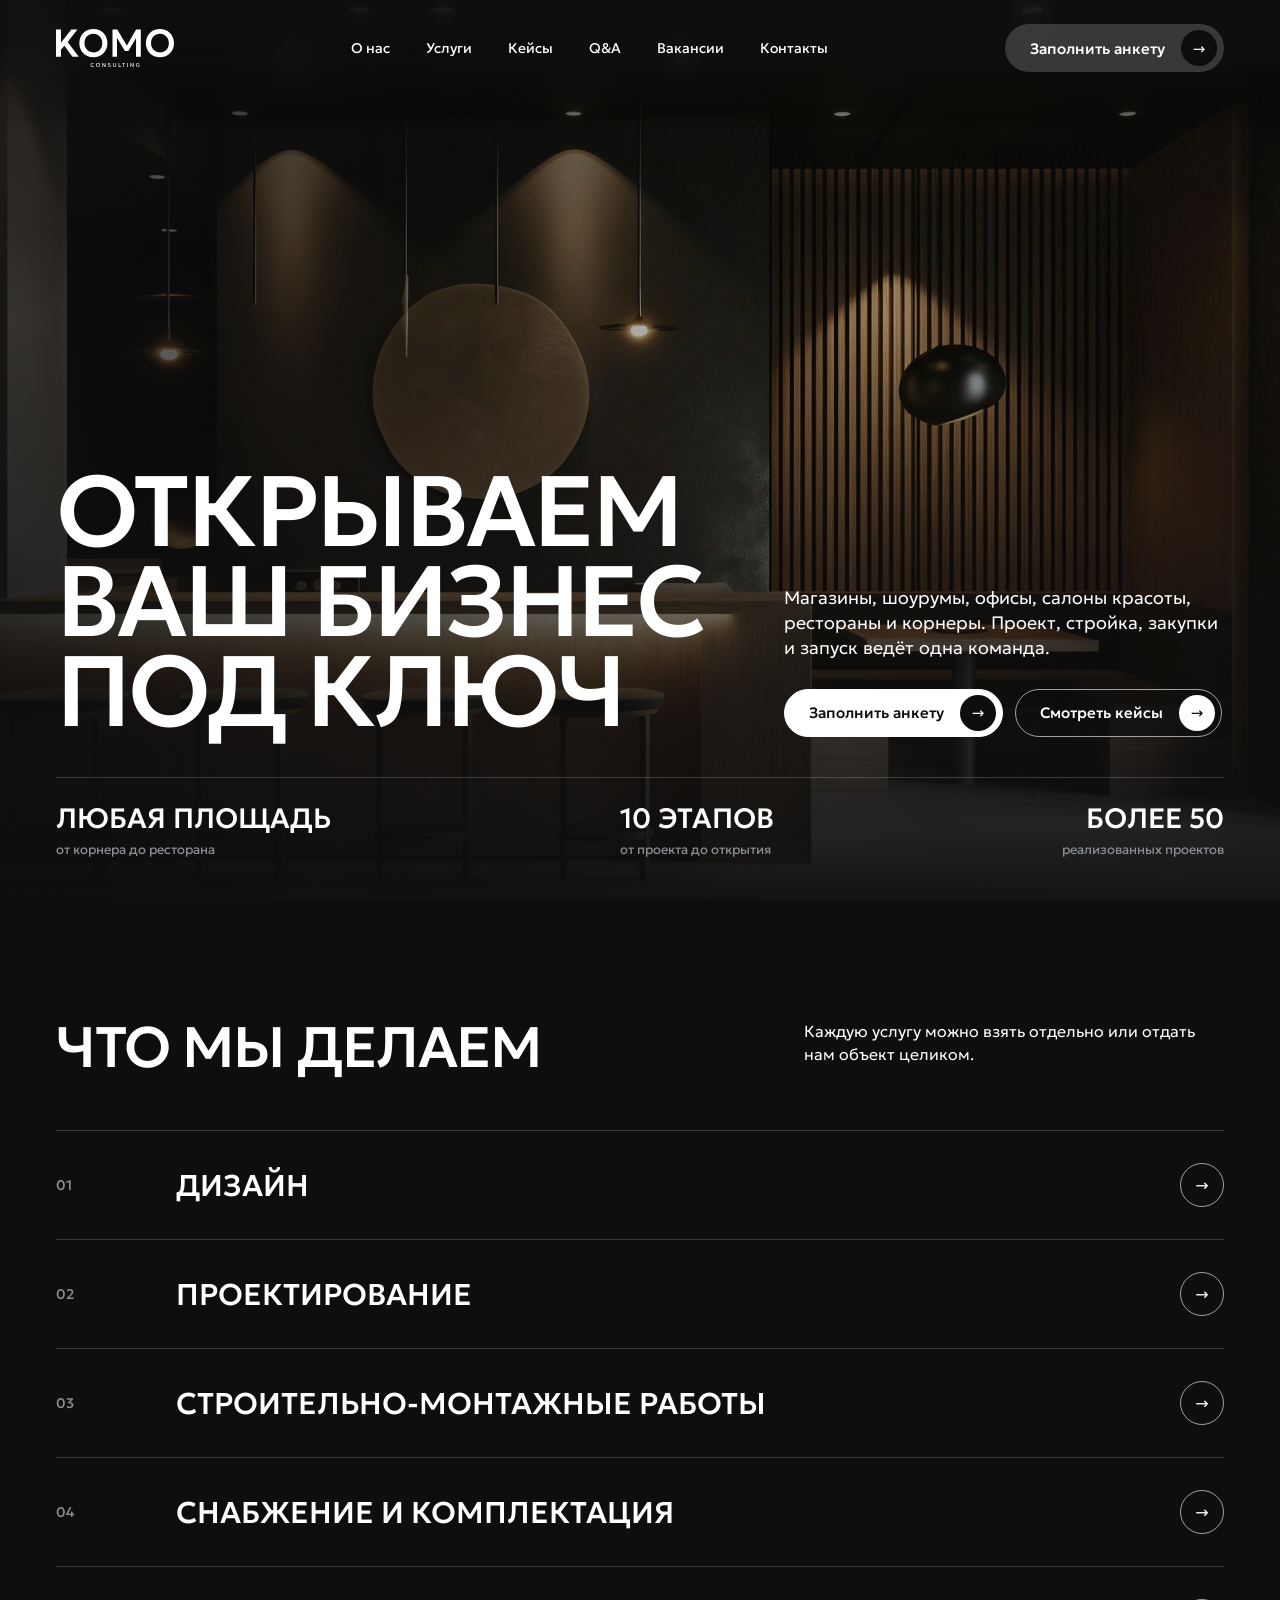
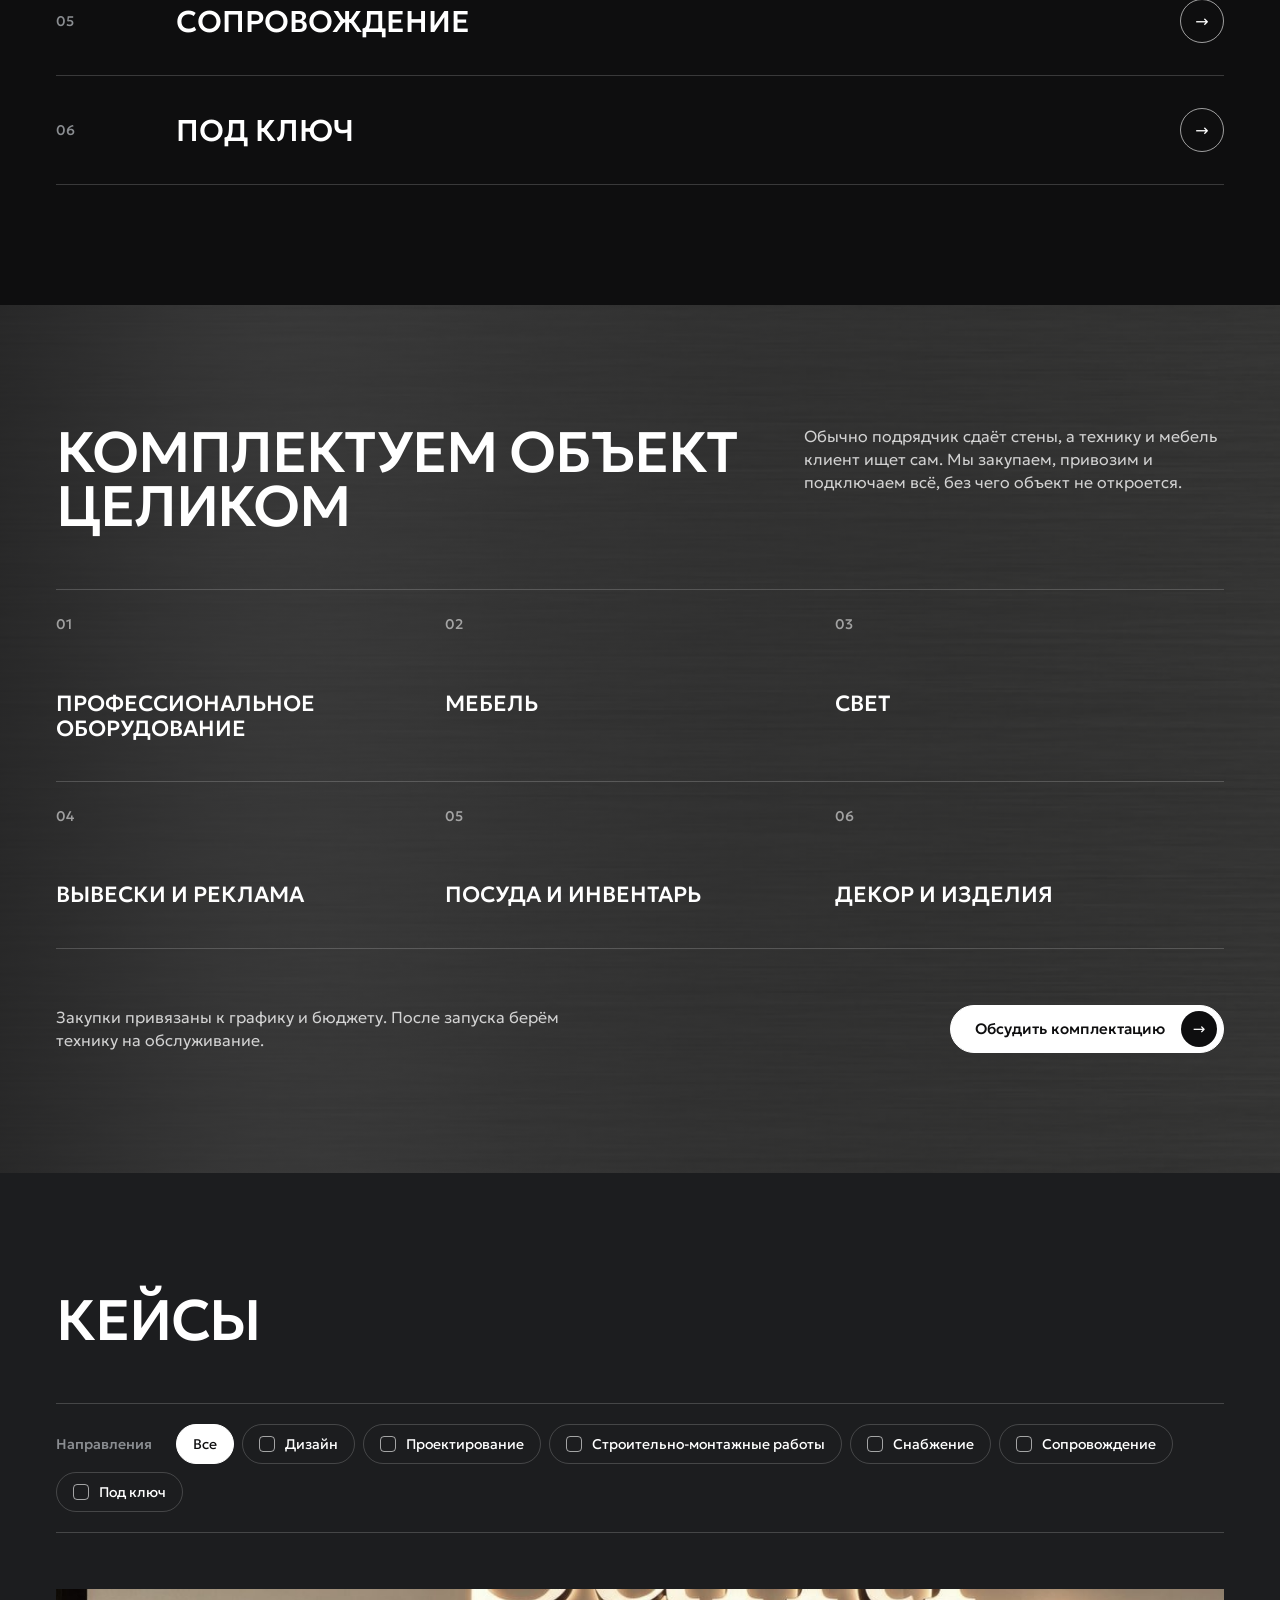
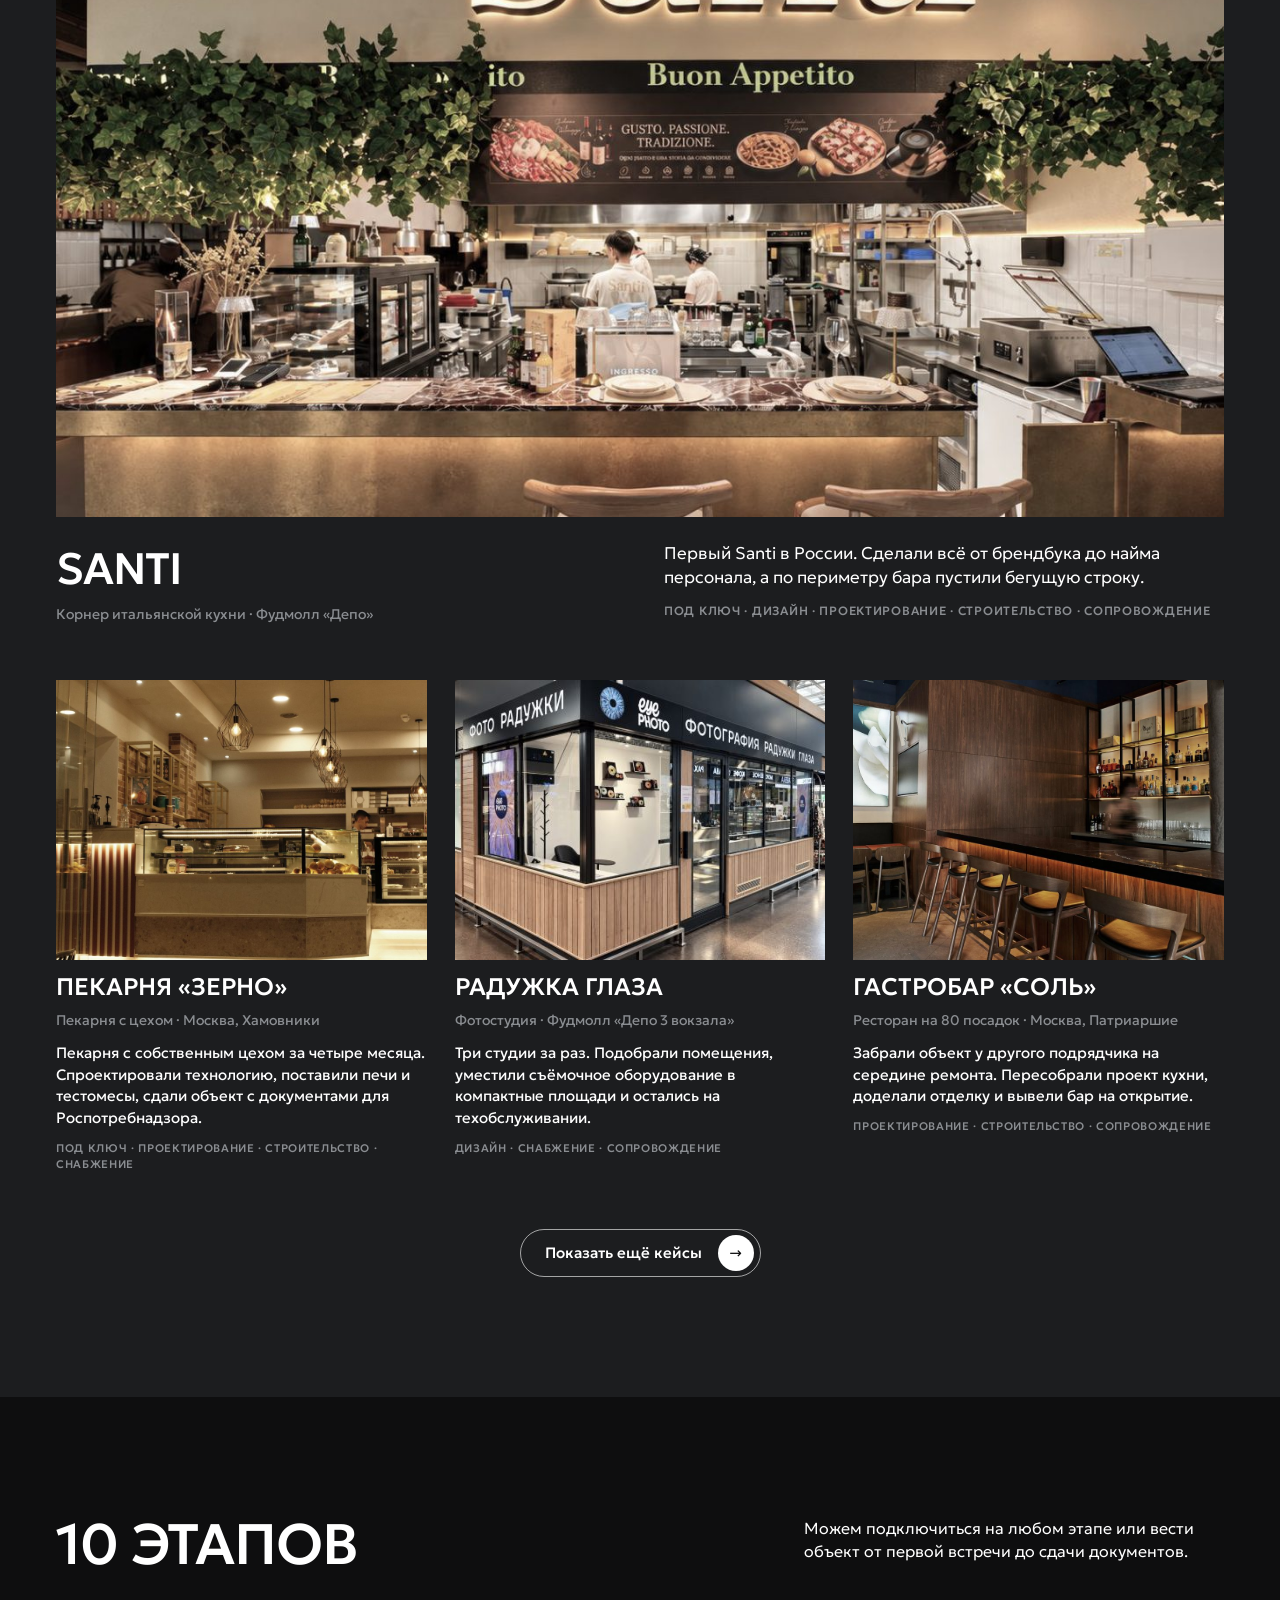
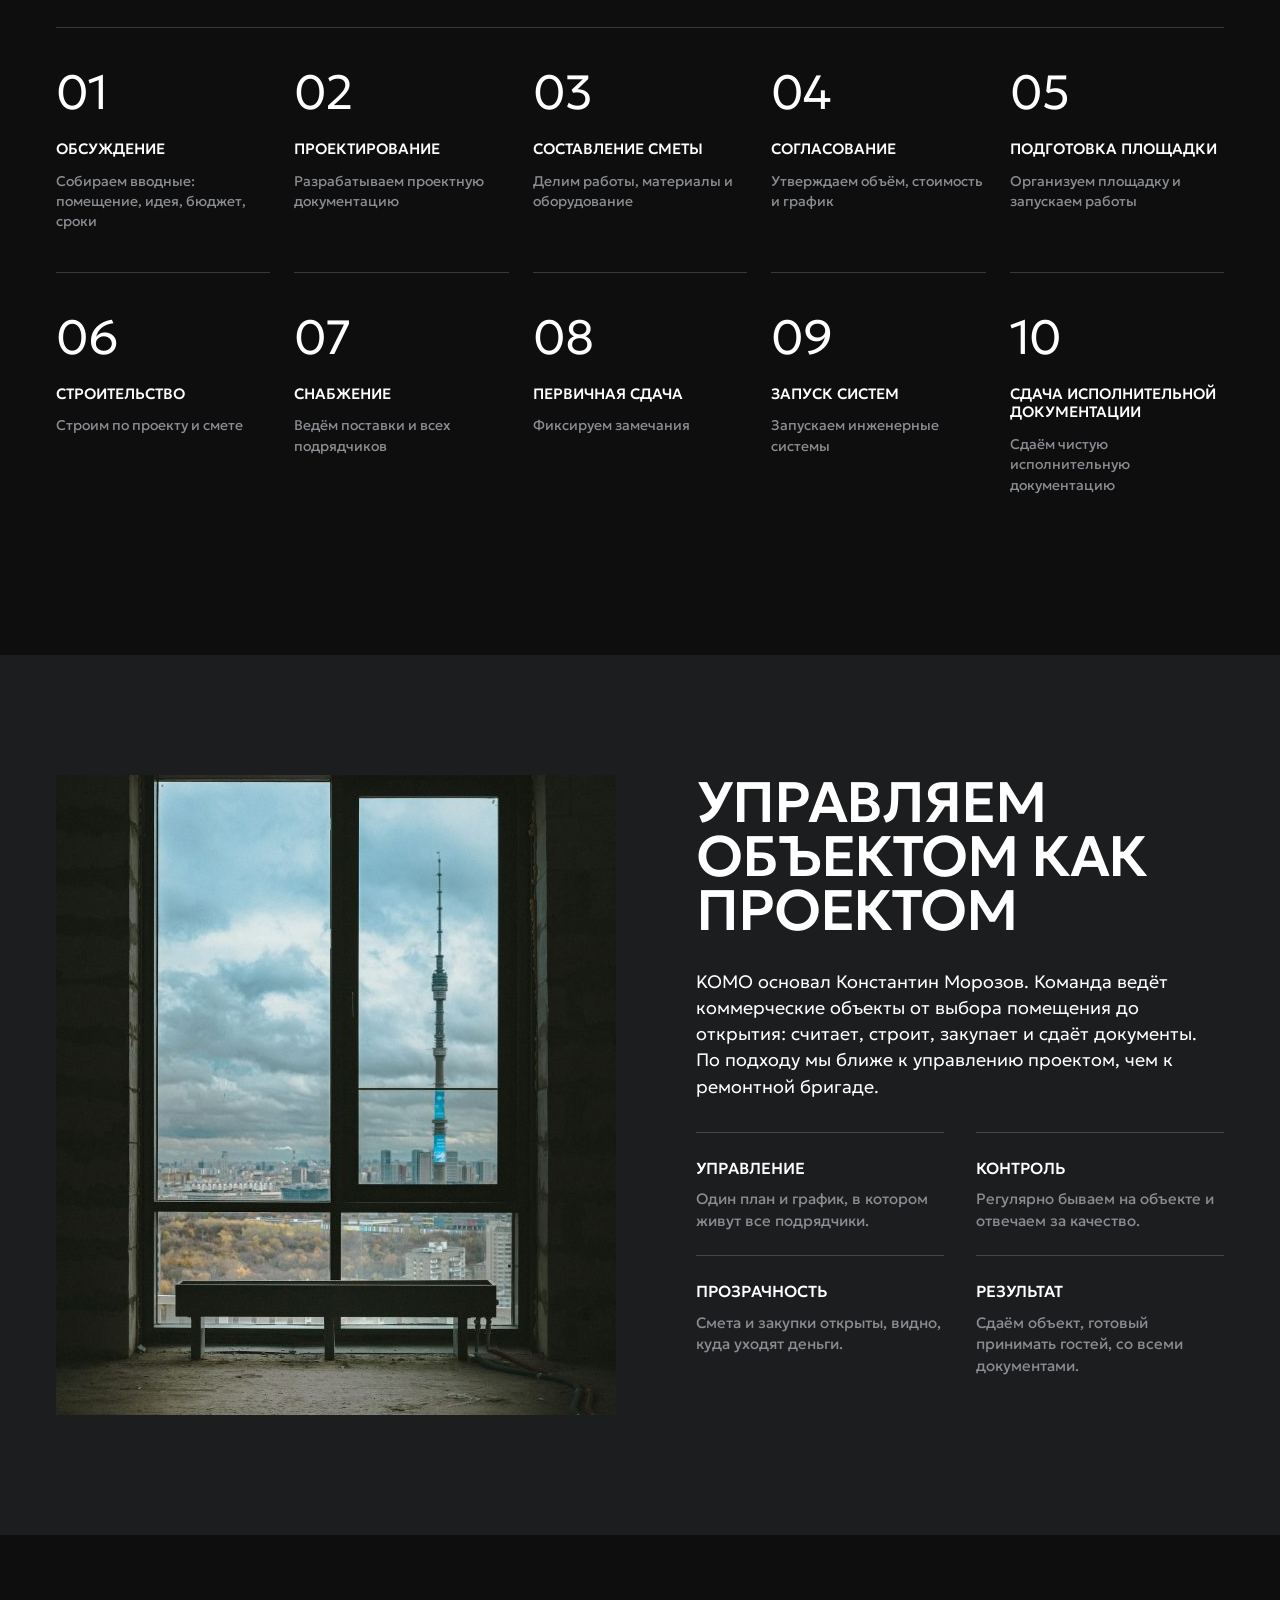
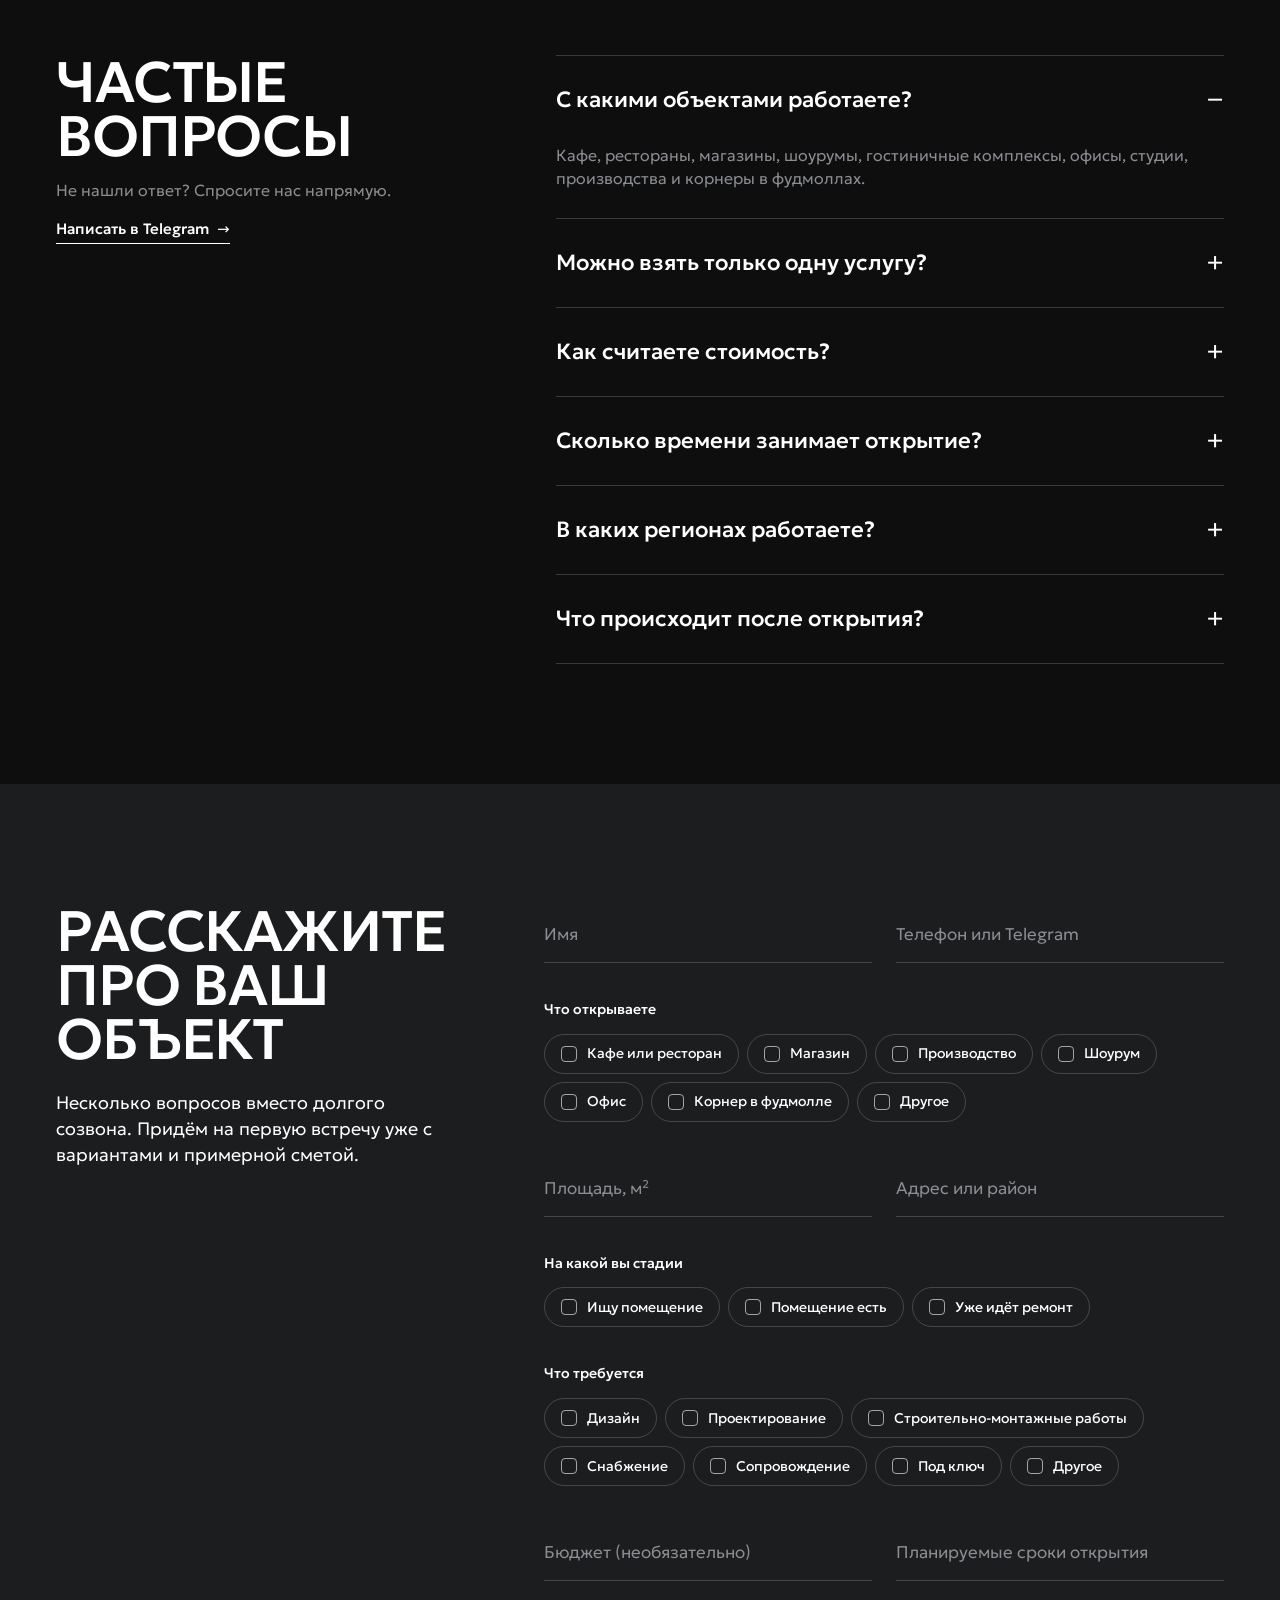
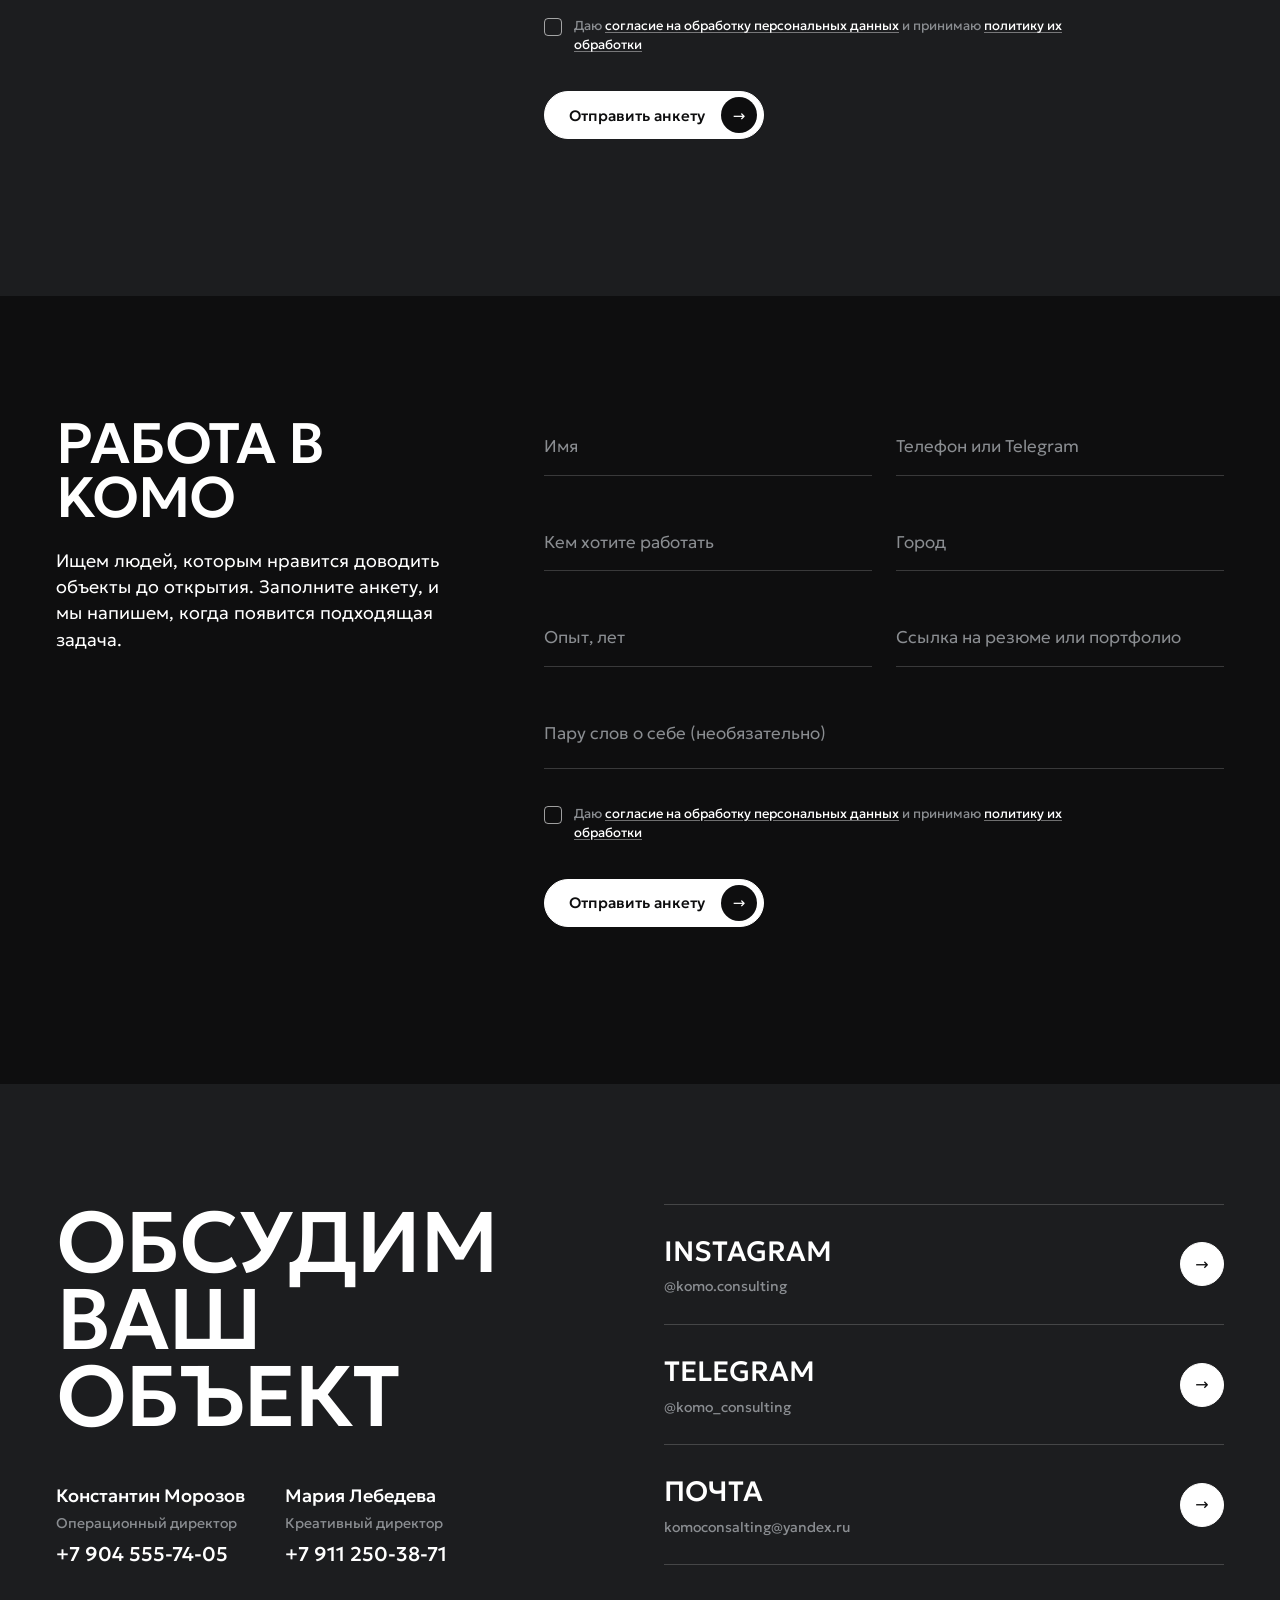
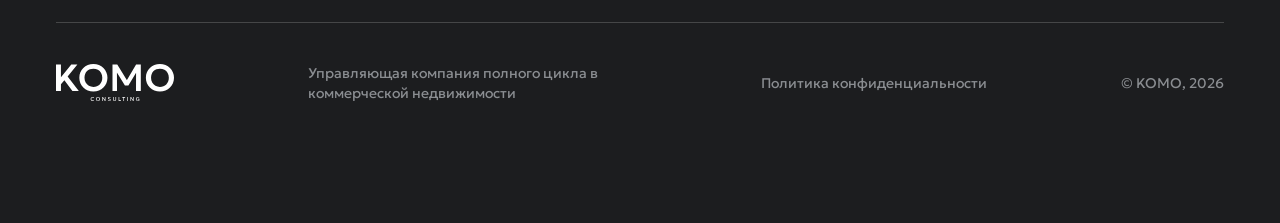
<file: index.html>
<!doctype html>
<html lang="ru">
<head>
<meta charset="utf-8">
<meta name="viewport" content="width=device-width, initial-scale=1">
<title>KOMO: открытие бизнеса под ключ в Москве. Дизайн, проект, стройка, запуск</title>
<meta name="description" content="Открываем кафе, рестораны, магазины, шоурумы, офисы и производства под ключ в Москве. Проект, стройка, закупки и запуск ведёт одна команда.">
<link rel="canonical" href="https://komoconsulting.ru/">
<meta name="yandex-verification" content="794a3a955a7abe83">
<meta name="google-site-verification" content="UQt-3RjCVXJSnd5ckVmcz01A4jqFumkQX-klwVrvREI">
<meta property="og:title" content="KOMO: открытие бизнеса под ключ в Москве">
<meta property="og:description" content="Проект, стройка, закупки и запуск ведёт одна команда.">
<meta property="og:image" content="https://komoconsulting.ru/img/hero.jpg">
<meta property="og:url" content="https://komoconsulting.ru/">
<meta property="og:site_name" content="KOMO Consulting">
<meta property="og:locale" content="ru_RU">
<meta property="og:type" content="website">
<meta name="twitter:card" content="summary_large_image">
<script type="application/ld+json">
{
  "@context": "https://schema.org",
  "@type": "Organization",
  "name": "KOMO Consulting",
  "url": "https://komoconsulting.ru/",
  "logo": "https://komoconsulting.ru/favicon-192.png",
  "email": "komoconsalting@yandex.ru",
  "areaServed": "Москва",
  "description": "Открытие кафе, ресторанов, магазинов, шоурумов, офисов и производств под ключ: дизайн, проектирование, строительно-монтажные работы, снабжение и сопровождение.",
  "sameAs": ["https://www.instagram.com/komo.consulting/", "https://t.me/komo_consulting"]
}
</script>
<script type="application/ld+json">
{
  "@context": "https://schema.org",
  "@type": "WebSite",
  "name": "KOMO Consulting",
  "alternateName": "KOMO",
  "url": "https://komoconsulting.ru/"
}
</script>
<meta name="theme-color" content="#0e0e0f">
<link rel="icon" href="/favicon.ico" sizes="48x48">
<link rel="icon" href="/favicon.svg" type="image/svg+xml">
<link rel="icon" href="/favicon-192.png" type="image/png" sizes="192x192">
<link rel="apple-touch-icon" href="/apple-touch-icon.png">
<link rel="preload" href="/fonts/geologica-cyrillic.woff2" as="font" type="font/woff2" crossorigin>
<link rel="stylesheet" href="/styles.css">
</head>
<body>

<header class="header" id="top">
  <div class="header__in wrap">
    <a href="#top" class="header__logo" aria-label="KOMO, на главную"><img src="/img/logo.svg" alt="KOMO Consulting" width="118" height="37"></a>
    <nav class="nav" id="nav" aria-label="Меню">
      <a href="#about">О нас</a>
      <a href="#services">Услуги</a>
      <a href="#cases">Кейсы</a>
      <a href="#faq">Q&amp;A</a>
      <a href="#jobs">Вакансии</a>
      <a href="#contacts">Контакты</a>
      <a href="#brief" class="btn btn--light nav__cta">Заполнить анкету<span class="btn__arrow"><i>→</i></span></a>
    </nav>
    <a href="#brief" class="btn btn--glass header__cta">Заполнить анкету<span class="btn__arrow"><i>→</i></span></a>
    <button class="burger" id="burger" aria-label="Открыть меню" aria-expanded="false" aria-controls="nav"><span></span><span></span></button>
  </div>
</header>

<main>

<section class="hero">
  <div class="hero__bg" aria-hidden="true"></div>
  <div class="wrap hero__in">
    <div class="hero__bottom">
      <h1 class="display">Открываем ваш бизнес под ключ</h1>
      <div class="hero__side">
        <p class="lead">Магазины, шоурумы, офисы, салоны красоты, рестораны и корнеры. Проект, стройка, закупки и запуск ведёт одна команда.</p>
        <div class="hero__btns">
          <a href="#brief" class="btn btn--light">Заполнить анкету<span class="btn__arrow"><i>→</i></span></a>
          <a href="#cases" class="btn btn--outline">Смотреть кейсы<span class="btn__arrow"><i>→</i></span></a>
        </div>
      </div>
    </div>
    <div class="stats">
      <div class="stat"><div class="stat__v">Любая площадь</div><div class="stat__l">от корнера до ресторана</div></div>
      <div class="stat"><div class="stat__v">10 этапов</div><div class="stat__l">от проекта до открытия</div></div>
      <div class="stat"><div class="stat__v">более 50</div><div class="stat__l">реализованных проектов</div></div>
    </div>
  </div>
</section>

<section class="sec sec--black" id="services">
  <div class="wrap">
    <div class="sec__head">
      <h2 class="h2">Что мы делаем</h2>
      <p class="sec__lead">Каждую услугу можно взять отдельно или отдать нам объект целиком.</p>
    </div>
    <ul class="services">
      <li><a href="/services/design"><span class="num">01</span><span class="services__t">Дизайн</span><span class="arrow-c">→</span></a></li>
      <li><a href="/services/project"><span class="num">02</span><span class="services__t">Проектирование</span><span class="arrow-c">→</span></a></li>
      <li><a href="/services/build"><span class="num">03</span><span class="services__t">Строительно-монтажные работы</span><span class="arrow-c">→</span></a></li>
      <li><a href="/services/supply"><span class="num">04</span><span class="services__t">Снабжение и комплектация</span><span class="arrow-c">→</span></a></li>
      <li><a href="/services/support"><span class="num">05</span><span class="services__t">Сопровождение</span><span class="arrow-c">→</span></a></li>
      <li><a href="/services/turnkey"><span class="num">06</span><span class="services__t">Под ключ</span><span class="arrow-c">→</span></a></li>
    </ul>
  </div>
</section>

<section class="sec sec--metal">
  <div class="wrap">
    <div class="sec__head">
      <h2 class="h2">Комплектуем объект целиком</h2>
      <p class="sec__lead sec__lead--soft">Обычно подрядчик сдаёт стены, а технику и мебель клиент ищет сам. Мы закупаем, привозим и подключаем всё, без чего объект не откроется.</p>
    </div>
    <ul class="supply">
      <li><span class="num">01</span><span class="supply__t">Профессиональное оборудование</span></li>
      <li><span class="num">02</span><span class="supply__t">Мебель</span></li>
      <li><span class="num">03</span><span class="supply__t">Свет</span></li>
      <li><span class="num">04</span><span class="supply__t">Вывески и реклама</span></li>
      <li><span class="num">05</span><span class="supply__t">Посуда и инвентарь</span></li>
      <li><span class="num">06</span><span class="supply__t">Декор и изделия</span></li>
    </ul>
    <div class="supply__foot">
      <p class="sec__lead--soft">Закупки привязаны к графику и бюджету. После запуска берём технику на обслуживание.</p>
      <a href="#brief" class="btn btn--light" data-service="Снабжение">Обсудить комплектацию<span class="btn__arrow"><i>→</i></span></a>
    </div>
  </div>
</section>

<section class="sec sec--graphite" id="cases">
  <div class="wrap">
    <div class="sec__head sec__head--row">
      <h2 class="h2">Кейсы</h2>
    </div>
    <div class="filter" role="group" aria-label="Фильтр по направлениям">
      <span class="filter__label">Направления</span>
      <button class="chip is-on" data-filter="all">Все</button>
      <button class="chip" data-filter="design"><i></i>Дизайн</button>
      <button class="chip" data-filter="project"><i></i>Проектирование</button>
      <button class="chip" data-filter="build"><i></i>Строительно-монтажные работы</button>
      <button class="chip" data-filter="supply"><i></i>Снабжение</button>
      <button class="chip" data-filter="support"><i></i>Сопровождение</button>
      <button class="chip" data-filter="turnkey"><i></i>Под ключ</button>
    </div>

    <article class="case case--big" data-tags="turnkey design project build support">
      <img src="/img/santi.jpg" alt="Корнер Santi в фудмолле «Депо»" loading="lazy" width="1328" height="600">
      <div class="case--big__info">
        <div>
          <h3 class="case__t case__t--big">Santi</h3>
          <p class="case__m">Корнер итальянской кухни · Фудмолл «Депо»</p>
        </div>
        <div>
          <p class="case__d case__d--big">Первый Santi в России. Сделали всё от брендбука до найма персонала, а по периметру бара пустили бегущую строку.</p>
          <p class="case__tags">Под ключ · Дизайн · Проектирование · Строительство · Сопровождение</p>
        </div>
      </div>
    </article>

    <div class="cases" id="casesGrid">
      <article class="case" data-tags="turnkey project build supply">
        <img src="/img/zerno.jpg" alt="Пекарня «Зерно»" loading="lazy" width="960" height="720">
        <h3 class="case__t">Пекарня «Зерно»</h3>
        <p class="case__m">Пекарня с цехом · Москва, Хамовники</p>
        <p class="case__d">Пекарня с собственным цехом за четыре месяца. Спроектировали технологию, поставили печи и тестомесы, сдали объект с документами для Роспотребнадзора.</p>
        <p class="case__tags">Под ключ · Проектирование · Строительство · Снабжение</p>
      </article>
      <article class="case" data-tags="design supply support">
        <img src="/img/raduzhka.jpg" alt="Фотостудия «Радужка глаза»" loading="lazy" width="424" height="320">
        <h3 class="case__t">Радужка глаза</h3>
        <p class="case__m">Фотостудия · Фудмолл «Депо 3 вокзала»</p>
        <p class="case__d">Три студии за раз. Подобрали помещения, уместили съёмочное оборудование в компактные площади и остались на техобслуживании.</p>
        <p class="case__tags">Дизайн · Снабжение · Сопровождение</p>
      </article>
      <article class="case" data-tags="project build support">
        <img src="/img/sol.jpg" alt="Гастробар «Соль»" loading="lazy" width="960" height="720">
        <h3 class="case__t">Гастробар «Соль»</h3>
        <p class="case__m">Ресторан на 80 посадок · Москва, Патриаршие</p>
        <p class="case__d">Забрали объект у другого подрядчика на середине ремонта. Пересобрали проект кухни, доделали отделку и вывели бар на открытие.</p>
        <p class="case__tags">Проектирование · Строительство · Сопровождение</p>
      </article>
      <article class="case" data-tags="project build support">
        <img src="/img/nord.jpg" alt="Магазин Nord Store" loading="lazy" width="960" height="720">
        <h3 class="case__t">Nord Store</h3>
        <p class="case__m">Магазин одежды · ТЦ «Авиапарк»</p>
        <p class="case__d">Магазин по требованиям торгового центра: согласовали проект с арендодателем, ремонт вели в ночные смены и открылись к старту сезона.</p>
        <p class="case__tags">Проектирование · Строительство · Сопровождение</p>
      </article>
      <article class="case" data-tags="turnkey design supply support">
        <img src="/img/shokolad.jpg" alt="Кофейня «Шоколадная история»" loading="lazy" width="424" height="320">
        <h3 class="case__t">Шоколадная история</h3>
        <p class="case__m">Кофейня-кондитерская · Фудмолл «Депо»</p>
        <p class="case__d">Кофейня с нуля в небольшой бюджет: документы, дизайн, оборудование, вывески. Сейчас ведём её на обслуживании и открываем следующие точки.</p>
        <p class="case__tags">Под ключ · Дизайн · Снабжение · Сопровождение</p>
      </article>
      <article class="case" data-tags="turnkey design project build supply">
        <img src="/img/office.jpg" alt="Офис «Северная группа»" loading="lazy" width="960" height="720">
        <h3 class="case__t">Офис «Северная группа»</h3>
        <p class="case__m">Офис на 60 рабочих мест · Москва</p>
        <p class="case__d">Переезд за десять недель: планировка, инженерия, мебель и переговорные. Команда вышла на работу в понедельник после сдачи.</p>
        <p class="case__tags">Под ключ · Дизайн · Проектирование · Строительство · Снабжение</p>
      </article>
      <article class="case" data-tags="project supply support">
        <img src="/img/sahar.jpg" alt="Кондитерский цех «Сахар»" loading="lazy" width="960" height="720">
        <h3 class="case__t">Цех «Сахар»</h3>
        <p class="case__m">Кондитерское производство · Подмосковье</p>
        <p class="case__d">Цех на 300 м² под санитарные требования: технологический проект, вентиляция, холодильные камеры и линия упаковки.</p>
        <p class="case__tags">Проектирование · Снабжение · Сопровождение</p>
      </article>
      <article class="case" data-tags="design supply">
        <img src="/img/velvet.jpg" alt="Шоурум Velvet Home" loading="lazy" width="960" height="720">
        <h3 class="case__t">Velvet Home</h3>
        <p class="case__m">Шоурум мебели · Москва, Лефортово</p>
        <p class="case__d">Шоурум на двух уровнях. Продумали зонирование, свет и маршрут по залу, подобрали декор и витринное оборудование.</p>
        <p class="case__tags">Дизайн · Снабжение</p>
      </article>
      <article class="case" data-tags="turnkey design build supply">
        <img src="/img/maestrello.jpg" alt="Пиццерия Maestrello" loading="lazy" width="424" height="320">
        <h3 class="case__t">Maestrello</h3>
        <p class="case__m">Пиццерия · Фудмолл «Депо»</p>
        <p class="case__d">Корнер пиццерии под ключ: документы, дизайн, оборудование, вывеска. Потом клиент позвал нас и на производство.</p>
        <p class="case__tags">Под ключ · Дизайн · Строительство · Снабжение</p>
      </article>
    </div>
    <p class="cases__empty" hidden>С таким набором направлений кейсов пока нет. Снимите одно из них.</p>
    <button class="btn btn--outline cases__more" id="casesMore">Показать ещё кейсы<span class="btn__arrow"><i>→</i></span></button>
  </div>
</section>

<section class="sec sec--black" id="steps">
  <div class="wrap">
    <div class="sec__head">
      <h2 class="h2">10 этапов</h2>
      <p class="sec__lead">Можем подключиться на любом этапе или вести объект от первой встречи до сдачи документов.</p>
    </div>
    <ol class="steps">
      <li><span class="steps__n">01</span><h3>Обсуждение</h3><p>Собираем вводные: помещение, идея, бюджет, сроки</p></li>
      <li><span class="steps__n">02</span><h3>Проектирование</h3><p>Разрабатываем проектную документацию</p></li>
      <li><span class="steps__n">03</span><h3>Составление сметы</h3><p>Делим работы, материалы и оборудование</p></li>
      <li><span class="steps__n">04</span><h3>Согласование</h3><p>Утверждаем объём, стоимость и график</p></li>
      <li><span class="steps__n">05</span><h3>Подготовка площадки</h3><p>Организуем площадку и запускаем работы</p></li>
      <li><span class="steps__n">06</span><h3>Строительство</h3><p>Строим по проекту и смете</p></li>
      <li><span class="steps__n">07</span><h3>Снабжение</h3><p>Ведём поставки и всех подрядчиков</p></li>
      <li><span class="steps__n">08</span><h3>Первичная сдача</h3><p>Фиксируем замечания</p></li>
      <li><span class="steps__n">09</span><h3>Запуск систем</h3><p>Запускаем инженерные системы</p></li>
      <li><span class="steps__n">10</span><h3>Сдача исполнительной документации</h3><p>Сдаём чистую исполнительную документацию</p></li>
    </ol>
  </div>
</section>

<section class="sec sec--graphite" id="about">
  <div class="wrap about">
    <img class="about__img" src="/img/about.jpg" alt="Вид из окна объекта на Останкинскую башню" loading="lazy" width="560" height="640">
    <div class="about__body">
      <h2 class="h2">Управляем объектом как проектом</h2>
      <p class="about__lead">KOMO основал Константин Морозов. Команда ведёт коммерческие объекты от выбора помещения до открытия: считает, строит, закупает и сдаёт документы. По подходу мы ближе к управлению проектом, чем к ремонтной бригаде.</p>
      <div class="principles">
        <div><h3>Управление</h3><p>Один план и график, в котором живут все подрядчики.</p></div>
        <div><h3>Контроль</h3><p>Регулярно бываем на объекте и отвечаем за качество.</p></div>
        <div><h3>Прозрачность</h3><p>Смета и закупки открыты, видно, куда уходят деньги.</p></div>
        <div><h3>Результат</h3><p>Сдаём объект, готовый принимать гостей, со всеми документами.</p></div>
      </div>
    </div>
  </div>
</section>

<section class="sec sec--black" id="faq">
  <div class="wrap faq">
    <div class="faq__side">
      <h2 class="h2">Частые вопросы</h2>
      <p class="muted">Не нашли ответ? Спросите нас напрямую.</p>
      <a class="link" href="https://t.me/komo_consulting" target="_blank" rel="noopener">Написать в Telegram <span>→</span></a>
    </div>
    <div class="acc">
      <details class="is-open" open><summary>С какими объектами работаете?</summary><div class="acc__body"><p>Кафе, рестораны, магазины, шоурумы, гостиничные комплексы, офисы, студии, производства и корнеры в фудмоллах.</p></div></details>
      <details><summary>Можно взять только одну услугу?</summary><div class="acc__body"><p>Да. Каждую услугу можно взять отдельно или отдать нам объект целиком.</p></div></details>
      <details><summary>Как считаете стоимость?</summary><div class="acc__body"><p>Стоимость напрямую зависит от чёткого технического задания. Работаем с разными бюджетами и можем оптимизировать смету так, чтобы не пострадали качество и уровень работ.</p></div></details>
      <details><summary>Сколько времени занимает открытие?</summary><div class="acc__body"><p>Всё зависит от готовности помещения и проекта. Небольшой ремонт и быстрый запуск занимают 2–3 недели, проект с нуля от одного до двух месяцев, объект под ключ от двух месяцев.</p></div></details>
      <details><summary>В каких регионах работаете?</summary><div class="acc__body"><p>Зависит от масштаба проекта. На оценку и замеры можем выехать в любой регион России.</p></div></details>
      <details><summary>Что происходит после открытия?</summary><div class="acc__body"><p>Остаёмся на техобслуживании объекта.</p></div></details>
    </div>
  </div>
</section>

<section class="sec sec--graphite" id="brief">
  <div class="wrap formsec">
    <div class="formsec__side">
      <h2 class="h2">Расскажите про ваш объект</h2>
      <p class="about__lead">Несколько вопросов вместо долгого созвона. Придём на первую встречу уже с вариантами и примерной сметой.</p>
    </div>
    <form class="form" data-kind="client" novalidate>
      <div class="form__row">
        <label class="field"><input name="name" required placeholder=" " autocomplete="name"><span>Имя</span></label>
        <label class="field"><input name="contact" required placeholder=" " autocomplete="tel"><span>Телефон или Telegram</span></label>
      </div>
      <fieldset class="q"><legend>Что открываете</legend>
        <div class="chips">
          <label class="chip"><input type="checkbox" name="object" value="Кафе или ресторан"><i></i>Кафе или ресторан</label>
          <label class="chip"><input type="checkbox" name="object" value="Магазин"><i></i>Магазин</label>
          <label class="chip"><input type="checkbox" name="object" value="Производство"><i></i>Производство</label>
          <label class="chip"><input type="checkbox" name="object" value="Шоурум"><i></i>Шоурум</label>
          <label class="chip"><input type="checkbox" name="object" value="Офис"><i></i>Офис</label>
          <label class="chip"><input type="checkbox" name="object" value="Корнер в фудмолле"><i></i>Корнер в фудмолле</label>
          <label class="chip"><input type="checkbox" name="object" value="Другое"><i></i>Другое</label>
        </div>
      </fieldset>
      <div class="form__row">
        <label class="field"><input name="area" placeholder=" " inputmode="numeric"><span>Площадь, м²</span></label>
        <label class="field"><input name="address" placeholder=" "><span>Адрес или район</span></label>
      </div>
      <fieldset class="q"><legend>На какой вы стадии</legend>
        <div class="chips">
          <label class="chip"><input type="radio" name="stage" value="Ищу помещение"><i></i>Ищу помещение</label>
          <label class="chip"><input type="radio" name="stage" value="Помещение есть"><i></i>Помещение есть</label>
          <label class="chip"><input type="radio" name="stage" value="Уже идёт ремонт"><i></i>Уже идёт ремонт</label>
        </div>
      </fieldset>
      <fieldset class="q"><legend>Что требуется</legend>
        <div class="chips">
          <label class="chip"><input type="checkbox" name="need" value="Дизайн"><i></i>Дизайн</label>
          <label class="chip"><input type="checkbox" name="need" value="Проектирование"><i></i>Проектирование</label>
          <label class="chip"><input type="checkbox" name="need" value="Строительно-монтажные работы"><i></i>Строительно-монтажные работы</label>
          <label class="chip"><input type="checkbox" name="need" value="Снабжение"><i></i>Снабжение</label>
          <label class="chip"><input type="checkbox" name="need" value="Сопровождение"><i></i>Сопровождение</label>
          <label class="chip"><input type="checkbox" name="need" value="Под ключ"><i></i>Под ключ</label>
          <label class="chip"><input type="checkbox" name="need" value="Другое" data-other><i></i>Другое</label>
        </div>
        <label class="field field--other" hidden><input name="need_other" placeholder=" "><span>Другое: напишите, что нужно</span></label>
      </fieldset>
      <div class="form__row">
        <label class="field"><input name="budget" placeholder=" "><span>Бюджет (необязательно)</span></label>
        <label class="field"><input name="deadline" placeholder=" "><span>Планируемые сроки открытия</span></label>
      </div>
      <input type="text" name="website" class="hp" tabindex="-1" autocomplete="off" aria-hidden="true">
      <label class="consent"><input type="checkbox" name="consent" value="Дано"><i></i><span>Даю <a href="/consent" target="_blank">согласие на обработку персональных данных</a> и принимаю <a href="/privacy" target="_blank">политику их обработки</a></span></label>
      <div class="form__send">
        <button class="btn btn--light" type="submit">Отправить анкету<span class="btn__arrow"><i>→</i></span></button>
      </div>
      <p class="form__status" role="status" aria-live="polite"></p>
    </form>
  </div>
</section>

<section class="sec sec--black" id="jobs">
  <div class="wrap formsec">
    <div class="formsec__side">
      <h2 class="h2">Работа в KOMO</h2>
      <p class="about__lead">Ищем людей, которым нравится доводить объекты до открытия. Заполните анкету, и мы напишем, когда появится подходящая задача.</p>
    </div>
    <form class="form" data-kind="job" novalidate>
      <div class="form__row">
        <label class="field"><input name="name" required placeholder=" " autocomplete="name"><span>Имя</span></label>
        <label class="field"><input name="contact" required placeholder=" " autocomplete="tel"><span>Телефон или Telegram</span></label>
      </div>
      <div class="form__row">
        <label class="field"><input name="role" placeholder=" "><span>Кем хотите работать</span></label>
        <label class="field"><input name="city" placeholder=" "><span>Город</span></label>
      </div>
      <div class="form__row">
        <label class="field"><input name="experience" placeholder=" " inputmode="numeric"><span>Опыт, лет</span></label>
        <label class="field"><input name="cv" placeholder=" " inputmode="url"><span>Ссылка на резюме или портфолио</span></label>
      </div>
      <label class="field"><textarea name="about" rows="1" placeholder=" "></textarea><span>Пару слов о себе (необязательно)</span></label>
      <input type="text" name="website" class="hp" tabindex="-1" autocomplete="off" aria-hidden="true">
      <label class="consent"><input type="checkbox" name="consent" value="Дано"><i></i><span>Даю <a href="/consent" target="_blank">согласие на обработку персональных данных</a> и принимаю <a href="/privacy" target="_blank">политику их обработки</a></span></label>
      <div class="form__send">
        <button class="btn btn--light" type="submit">Отправить анкету<span class="btn__arrow"><i>→</i></span></button>
      </div>
      <p class="form__status" role="status" aria-live="polite"></p>
    </form>
  </div>
</section>

<section class="sec sec--graphite" id="contacts">
  <div class="wrap">
    <div class="contacts">
      <div class="contacts__left">
        <h2 class="display display--contacts">Обсудим ваш объект</h2>
        <div class="people">
          <div><p class="people__n">Константин Морозов</p><p class="muted">Операционный директор</p><a class="people__p" href="tel:+79045557405">+7 904 555-74-05</a></div>
          <div><p class="people__n">Мария Лебедева</p><p class="muted">Креативный директор</p><a class="people__p" href="tel:+79112503871">+7 911 250-38-71</a></div>
        </div>
      </div>
      <ul class="links">
        <li><a href="https://instagram.com/komo.consulting" target="_blank" rel="noopener"><span><b>Instagram</b><small>@komo.consulting</small></span><span class="arrow-c arrow-c--solid">→</span></a></li>
        <li><a href="https://t.me/komo_consulting" target="_blank" rel="noopener"><span><b>Telegram</b><small>@komo_consulting</small></span><span class="arrow-c arrow-c--solid">→</span></a></li>
        <li><a href="mailto:komoconsalting@yandex.ru"><span><b>Почта</b><small>komoconsalting@yandex.ru</small></span><span class="arrow-c arrow-c--solid">→</span></a></li>
      </ul>
    </div>
    <footer class="footer">
      <img src="/img/logo.svg" alt="KOMO Consulting" width="118" height="37">
      <p>Управляющая компания полного цикла в коммерческой недвижимости</p>
      <a href="/privacy">Политика конфиденциальности</a>
      <p>© KOMO, 2026</p>
    </footer>
  </div>
</section>

</main>
<script src="/vendor/lenis-1.1.20.min.js" defer></script>
<script src="/main.js" defer></script>
</body>
</html>
</file>
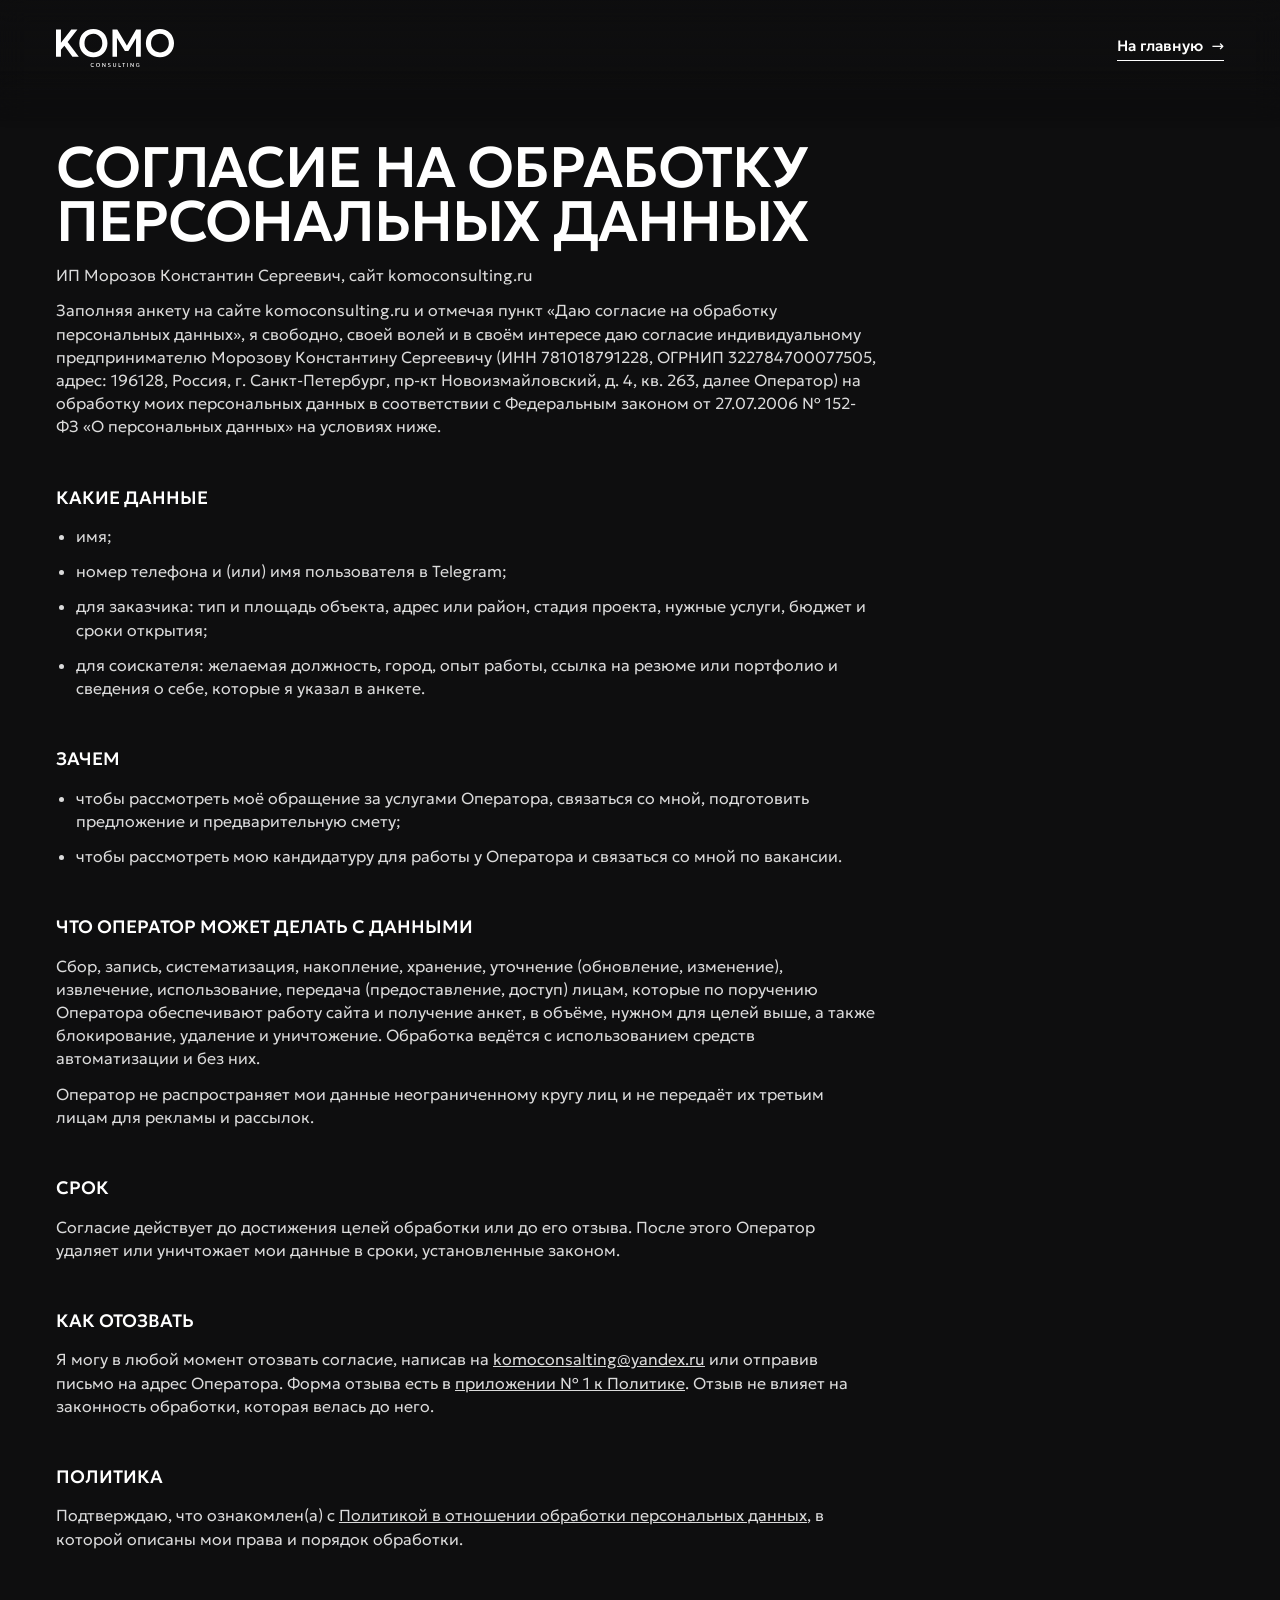
<file: consent.html>
<!doctype html>
<html lang="ru">
<head>
<meta charset="utf-8">
<meta name="viewport" content="width=device-width, initial-scale=1">
<title>Согласие на обработку персональных данных · KOMO</title>
<meta name="robots" content="noindex">
<link rel="icon" href="/favicon.ico" sizes="48x48">
<link rel="icon" href="/favicon.svg" type="image/svg+xml">
<link rel="icon" href="/favicon-192.png" type="image/png" sizes="192x192">
<link rel="apple-touch-icon" href="/apple-touch-icon.png">
<link rel="preload" href="/fonts/geologica-cyrillic.woff2" as="font" type="font/woff2" crossorigin>
<link rel="stylesheet" href="/styles.css">
</head>
<body>
<header class="header is-solid"><div class="header__in wrap"><a href="/" class="header__logo"><img src="/img/logo.svg" alt="KOMO Consulting" width="118" height="37"></a><a href="/" class="link">На главную <span>→</span></a></div></header>
<main class="wrap">
  <article class="policy">
    <h1 class="h2">Согласие на обработку персональных данных</h1>
    <p class="policy__sub">ИП Морозов Константин Сергеевич, сайт komoconsulting.ru</p>

    <p>Заполняя анкету на сайте komoconsulting.ru и отмечая пункт «Даю согласие на обработку персональных данных», я свободно, своей волей и в своём интересе даю согласие индивидуальному предпринимателю Морозову Константину Сергеевичу (ИНН 781018791228, ОГРНИП 322784700077505, адрес: 196128, Россия, г. Санкт-Петербург, пр-кт Новоизмайловский, д. 4, кв. 263, далее Оператор) на обработку моих персональных данных в соответствии с Федеральным законом от 27.07.2006 № 152-ФЗ «О персональных данных» на условиях ниже.</p>

    <h2>Какие данные</h2>
    <ul>
      <li>имя;</li>
      <li>номер телефона и (или) имя пользователя в Telegram;</li>
      <li>для заказчика: тип и площадь объекта, адрес или район, стадия проекта, нужные услуги, бюджет и сроки открытия;</li>
      <li>для соискателя: желаемая должность, город, опыт работы, ссылка на резюме или портфолио и сведения о себе, которые я указал в анкете.</li>
    </ul>

    <h2>Зачем</h2>
    <ul>
      <li>чтобы рассмотреть моё обращение за услугами Оператора, связаться со мной, подготовить предложение и предварительную смету;</li>
      <li>чтобы рассмотреть мою кандидатуру для работы у Оператора и связаться со мной по вакансии.</li>
    </ul>

    <h2>Что Оператор может делать с данными</h2>
    <p>Сбор, запись, систематизация, накопление, хранение, уточнение (обновление, изменение), извлечение, использование, передача (предоставление, доступ) лицам, которые по поручению Оператора обеспечивают работу сайта и получение анкет, в объёме, нужном для целей выше, а также блокирование, удаление и уничтожение. Обработка ведётся с использованием средств автоматизации и без них.</p>
    <p>Оператор не распространяет мои данные неограниченному кругу лиц и не передаёт их третьим лицам для рекламы и рассылок.</p>

    <h2>Срок</h2>
    <p>Согласие действует до достижения целей обработки или до его отзыва. После этого Оператор удаляет или уничтожает мои данные в сроки, установленные законом.</p>

    <h2>Как отозвать</h2>
    <p>Я могу в любой момент отозвать согласие, написав на <a href="mailto:komoconsalting@yandex.ru">komoconsalting@yandex.ru</a> или отправив письмо на адрес Оператора. Форма отзыва есть в <a href="/privacy#otzyv">приложении № 1 к Политике</a>. Отзыв не влияет на законность обработки, которая велась до него.</p>

    <h2>Политика</h2>
    <p>Подтверждаю, что ознакомлен(а) с <a href="/privacy">Политикой в отношении обработки персональных данных</a>, в которой описаны мои права и порядок обработки.</p>
  </article>
</main>
</body>
</html>
</file>
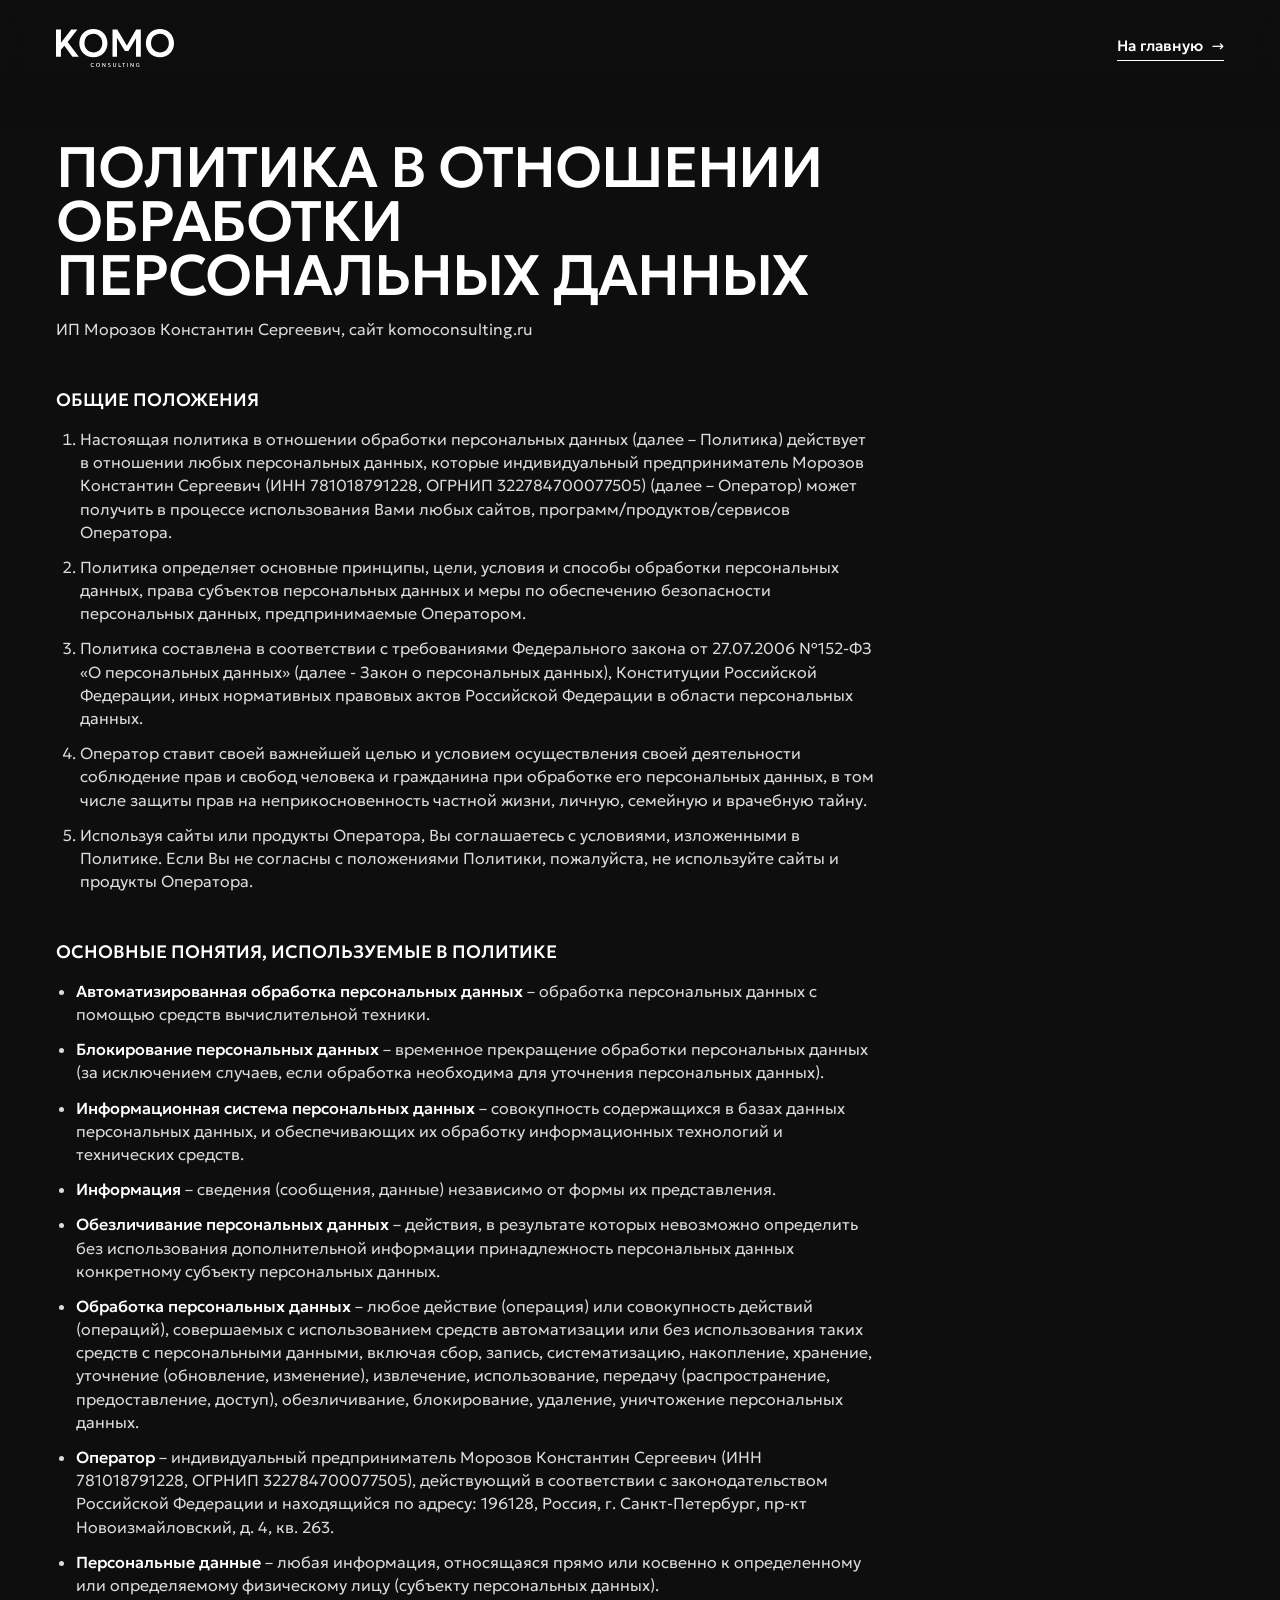
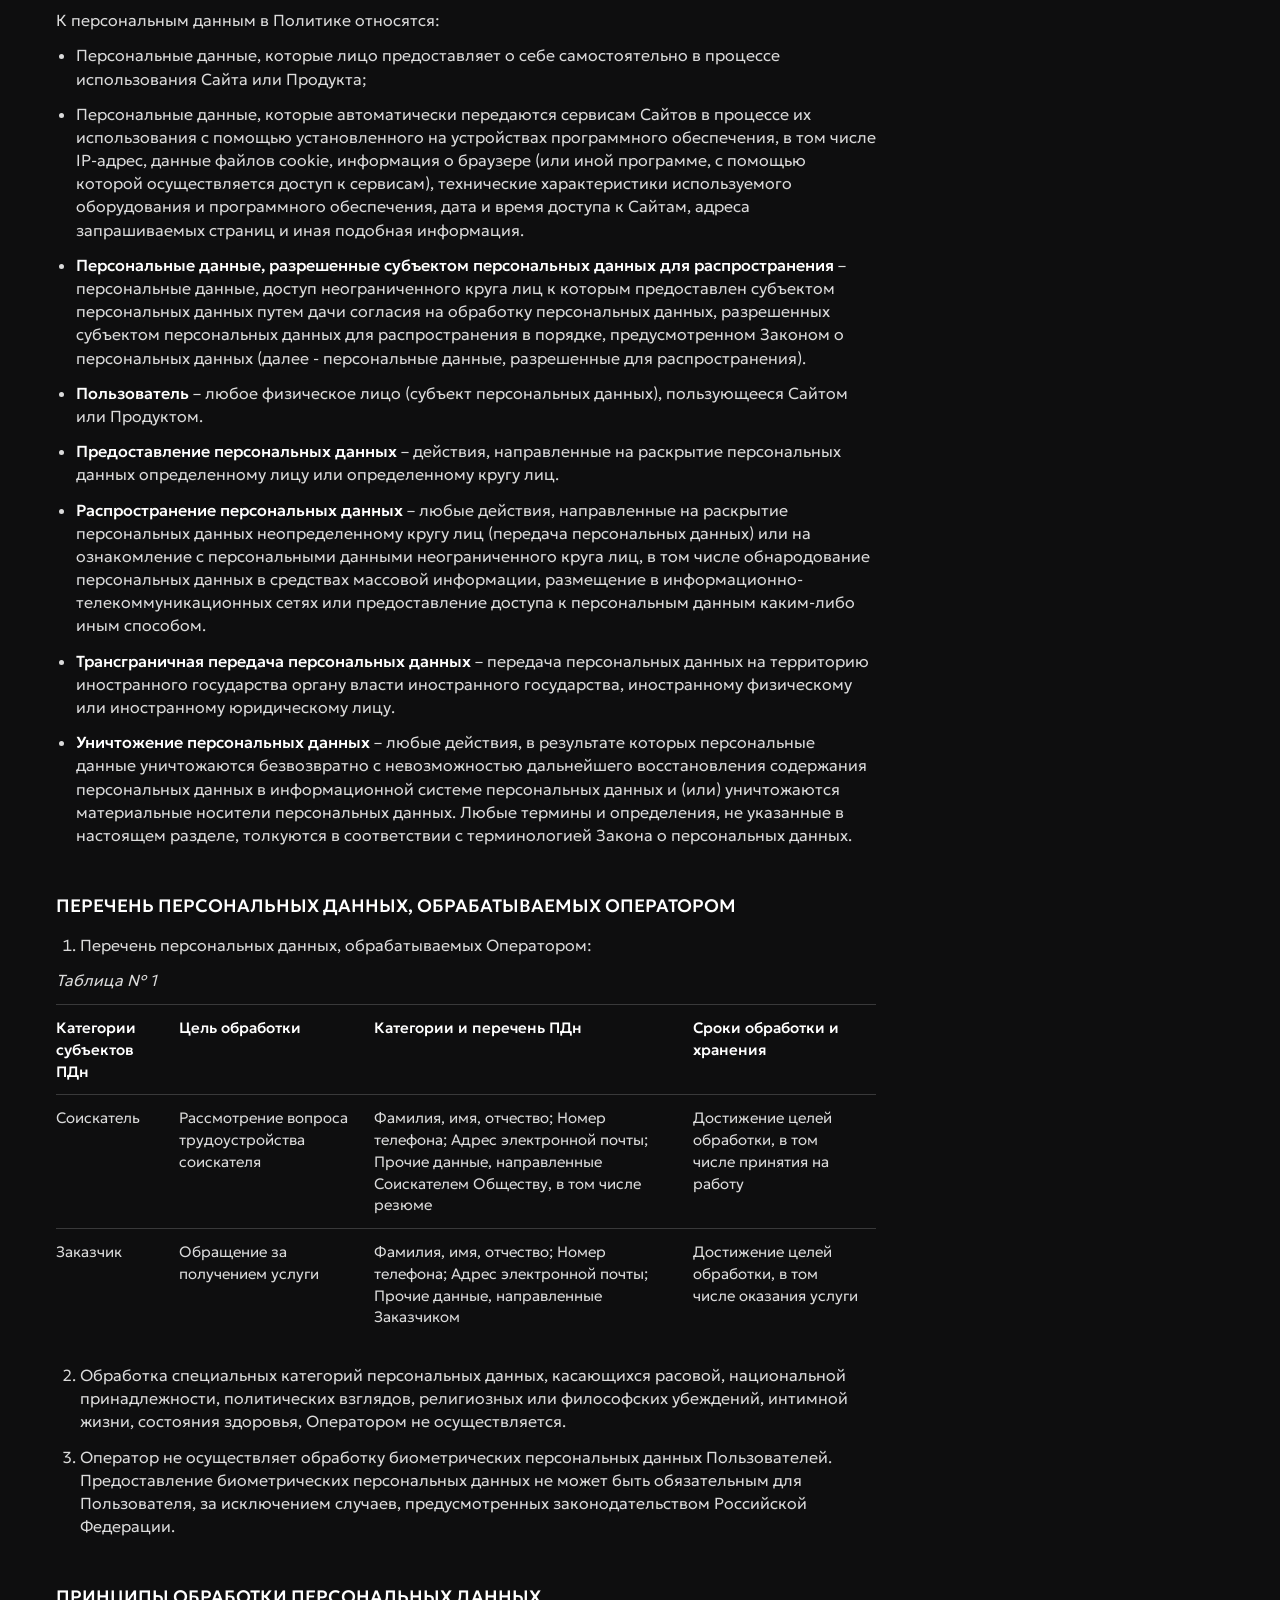
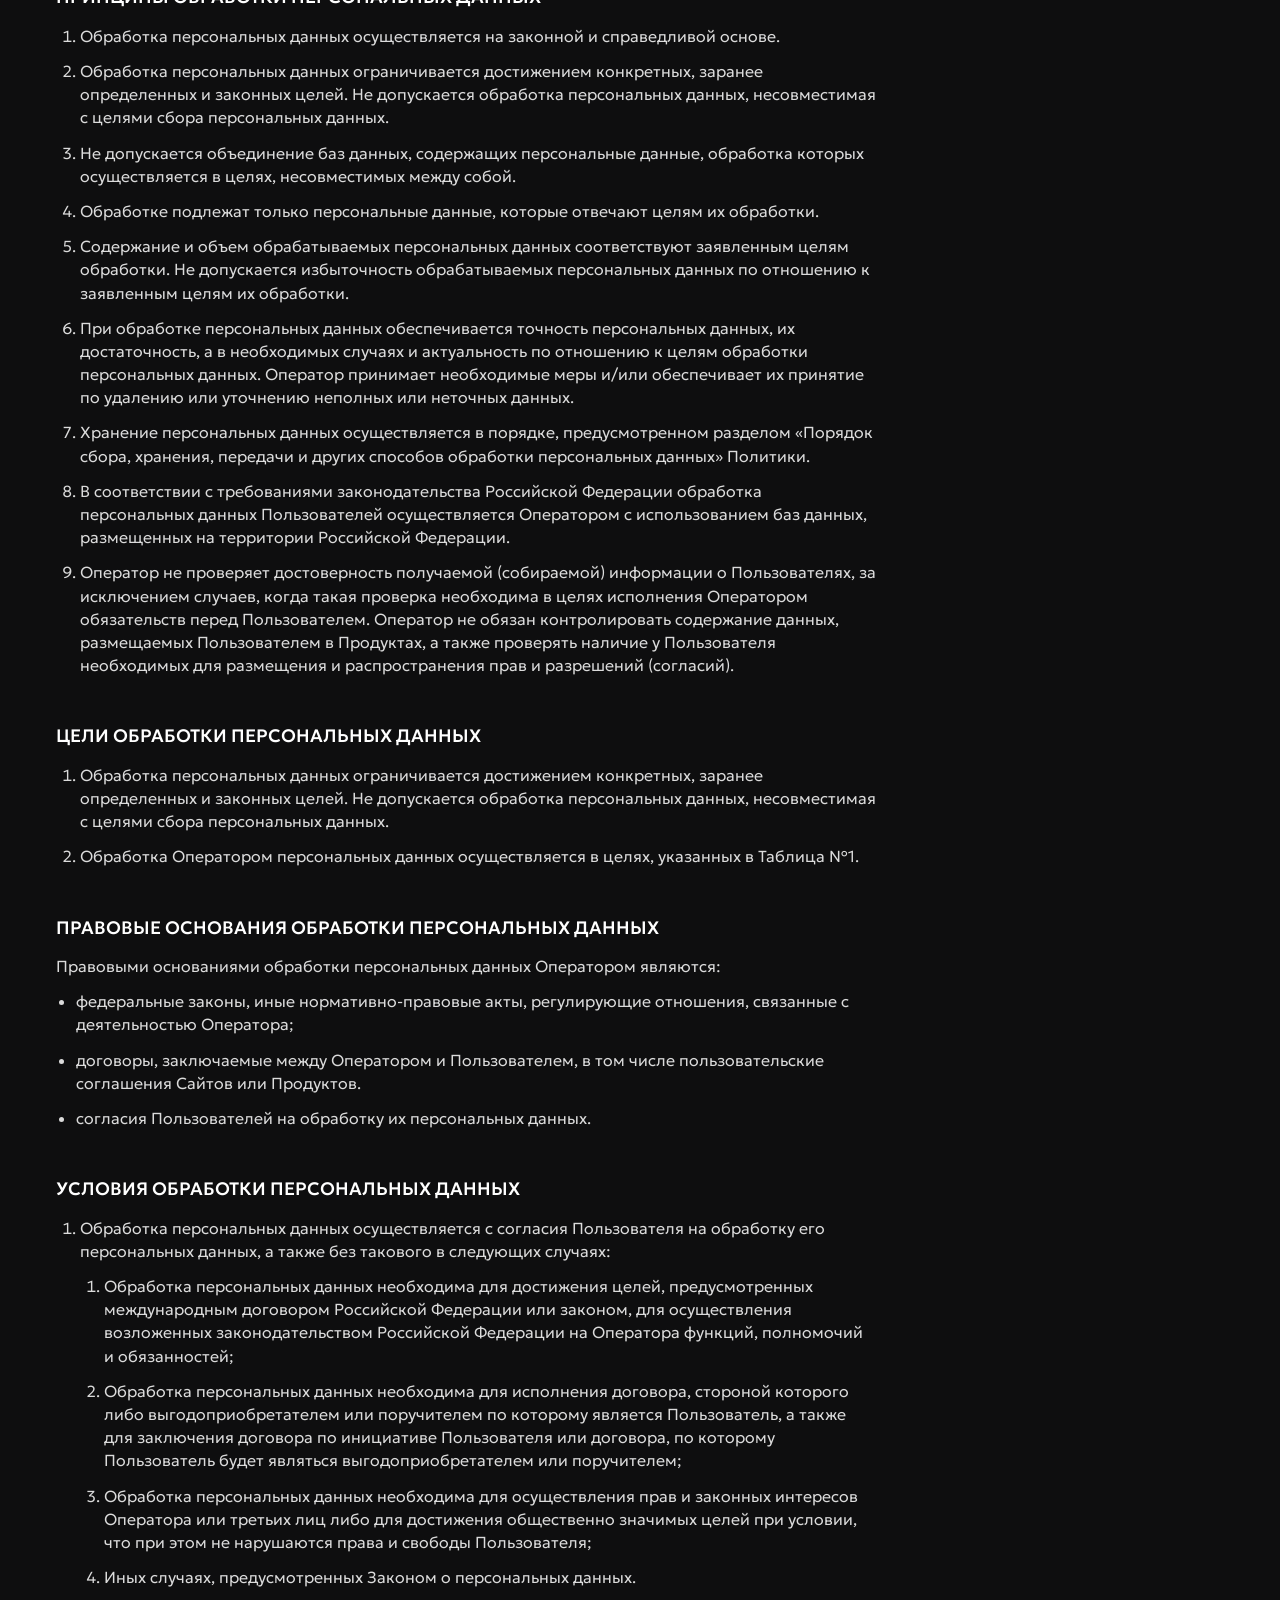
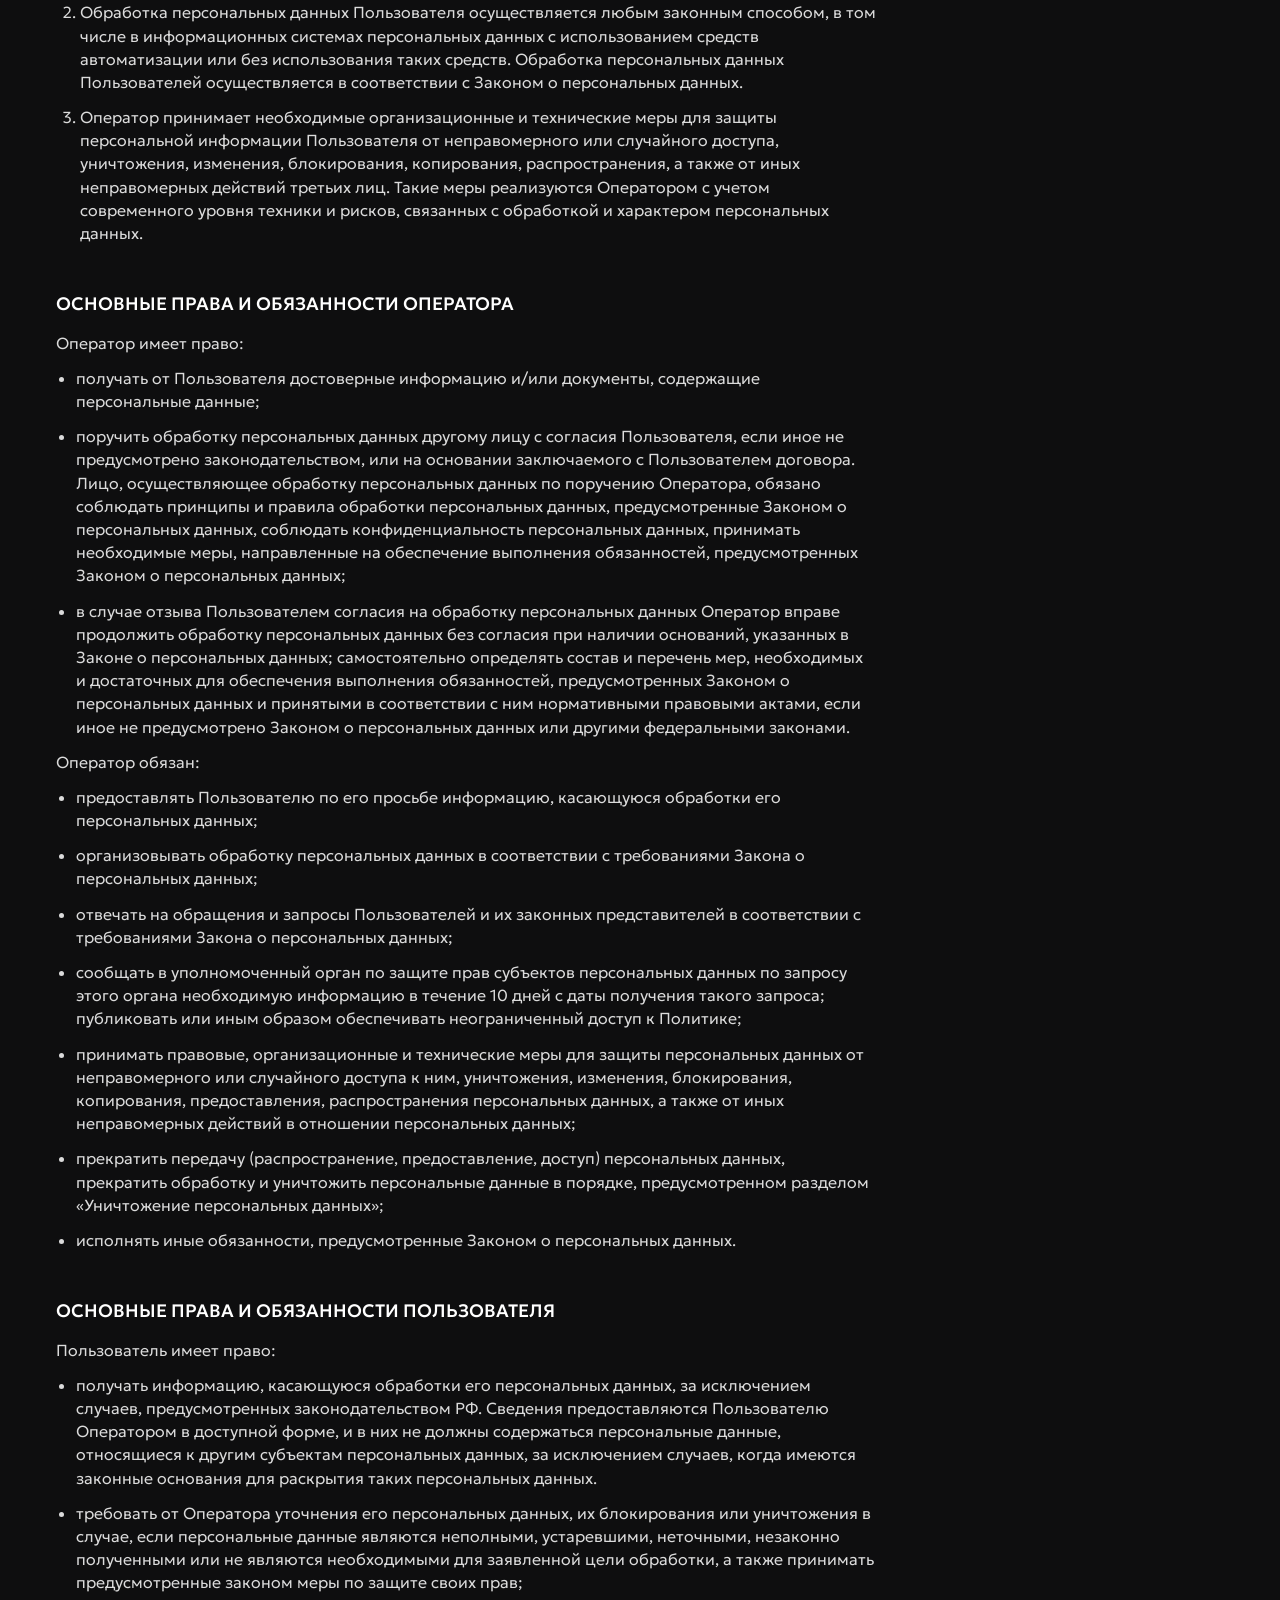
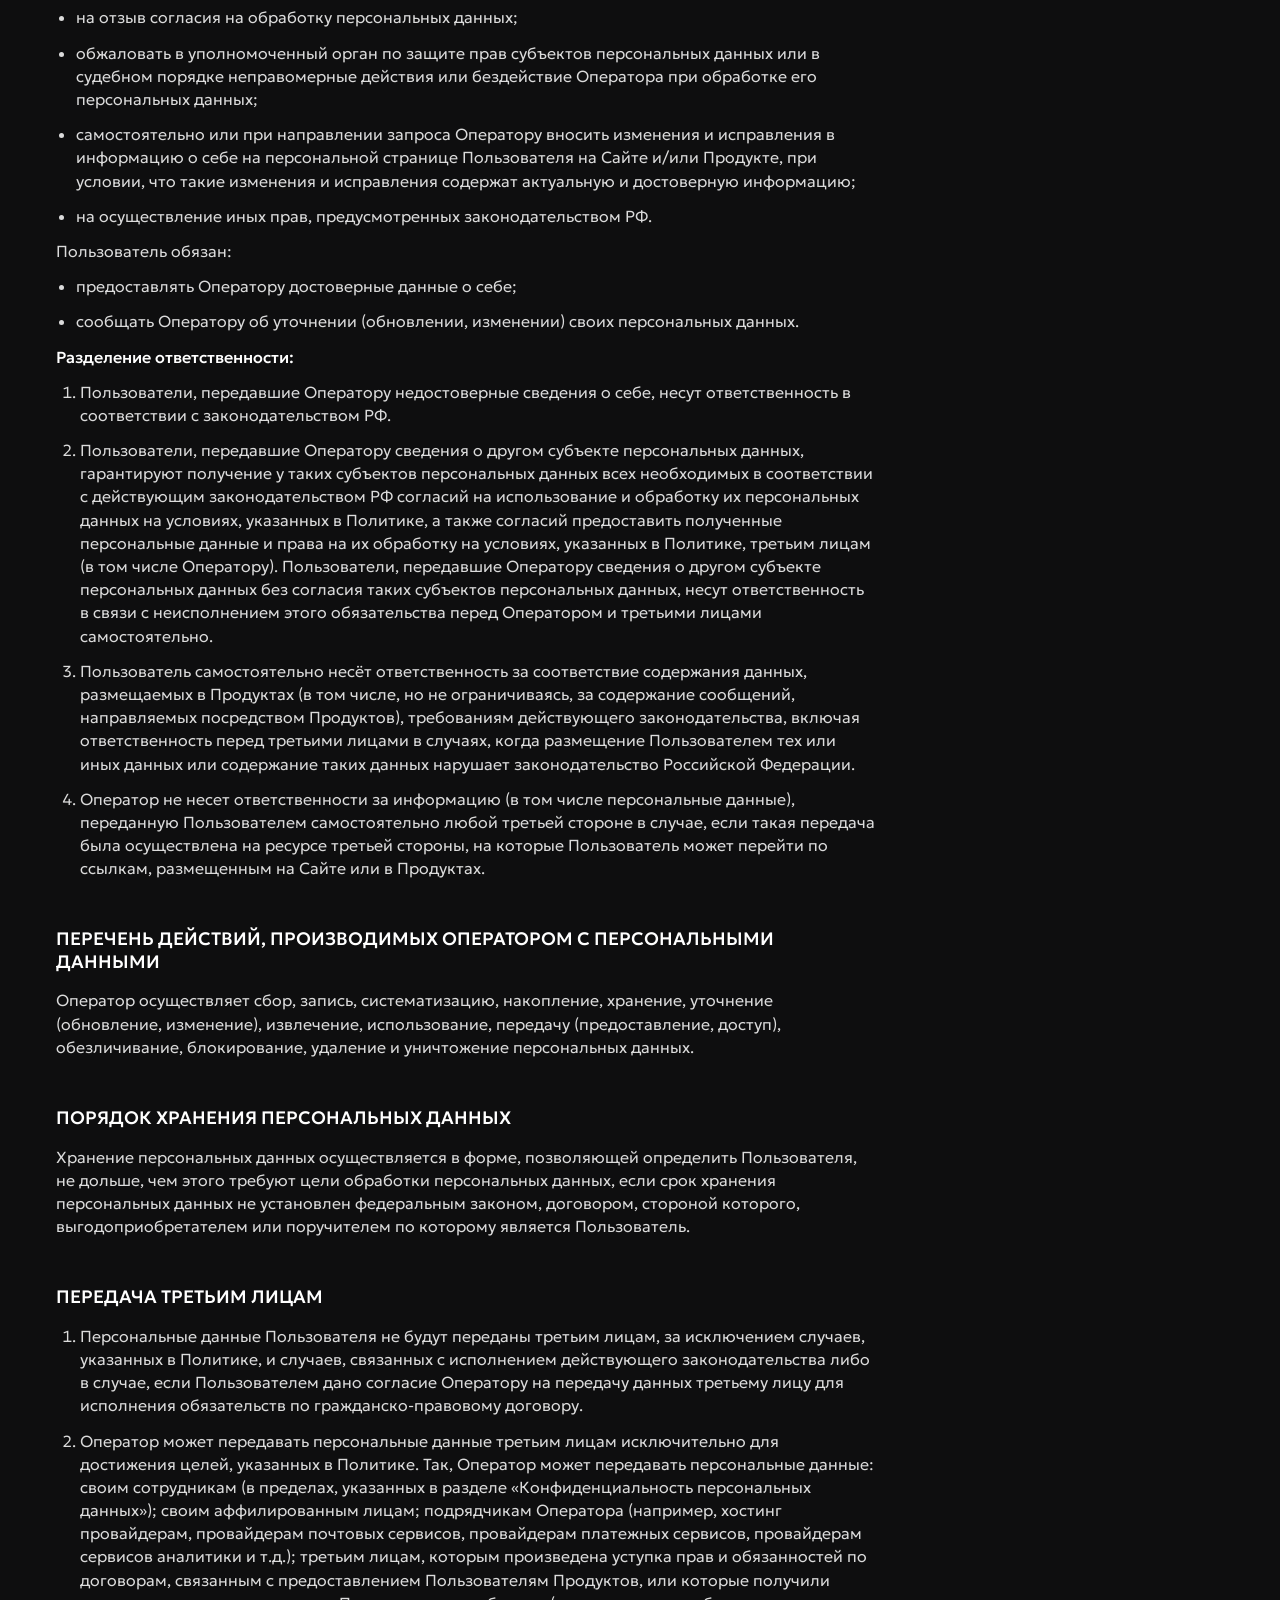
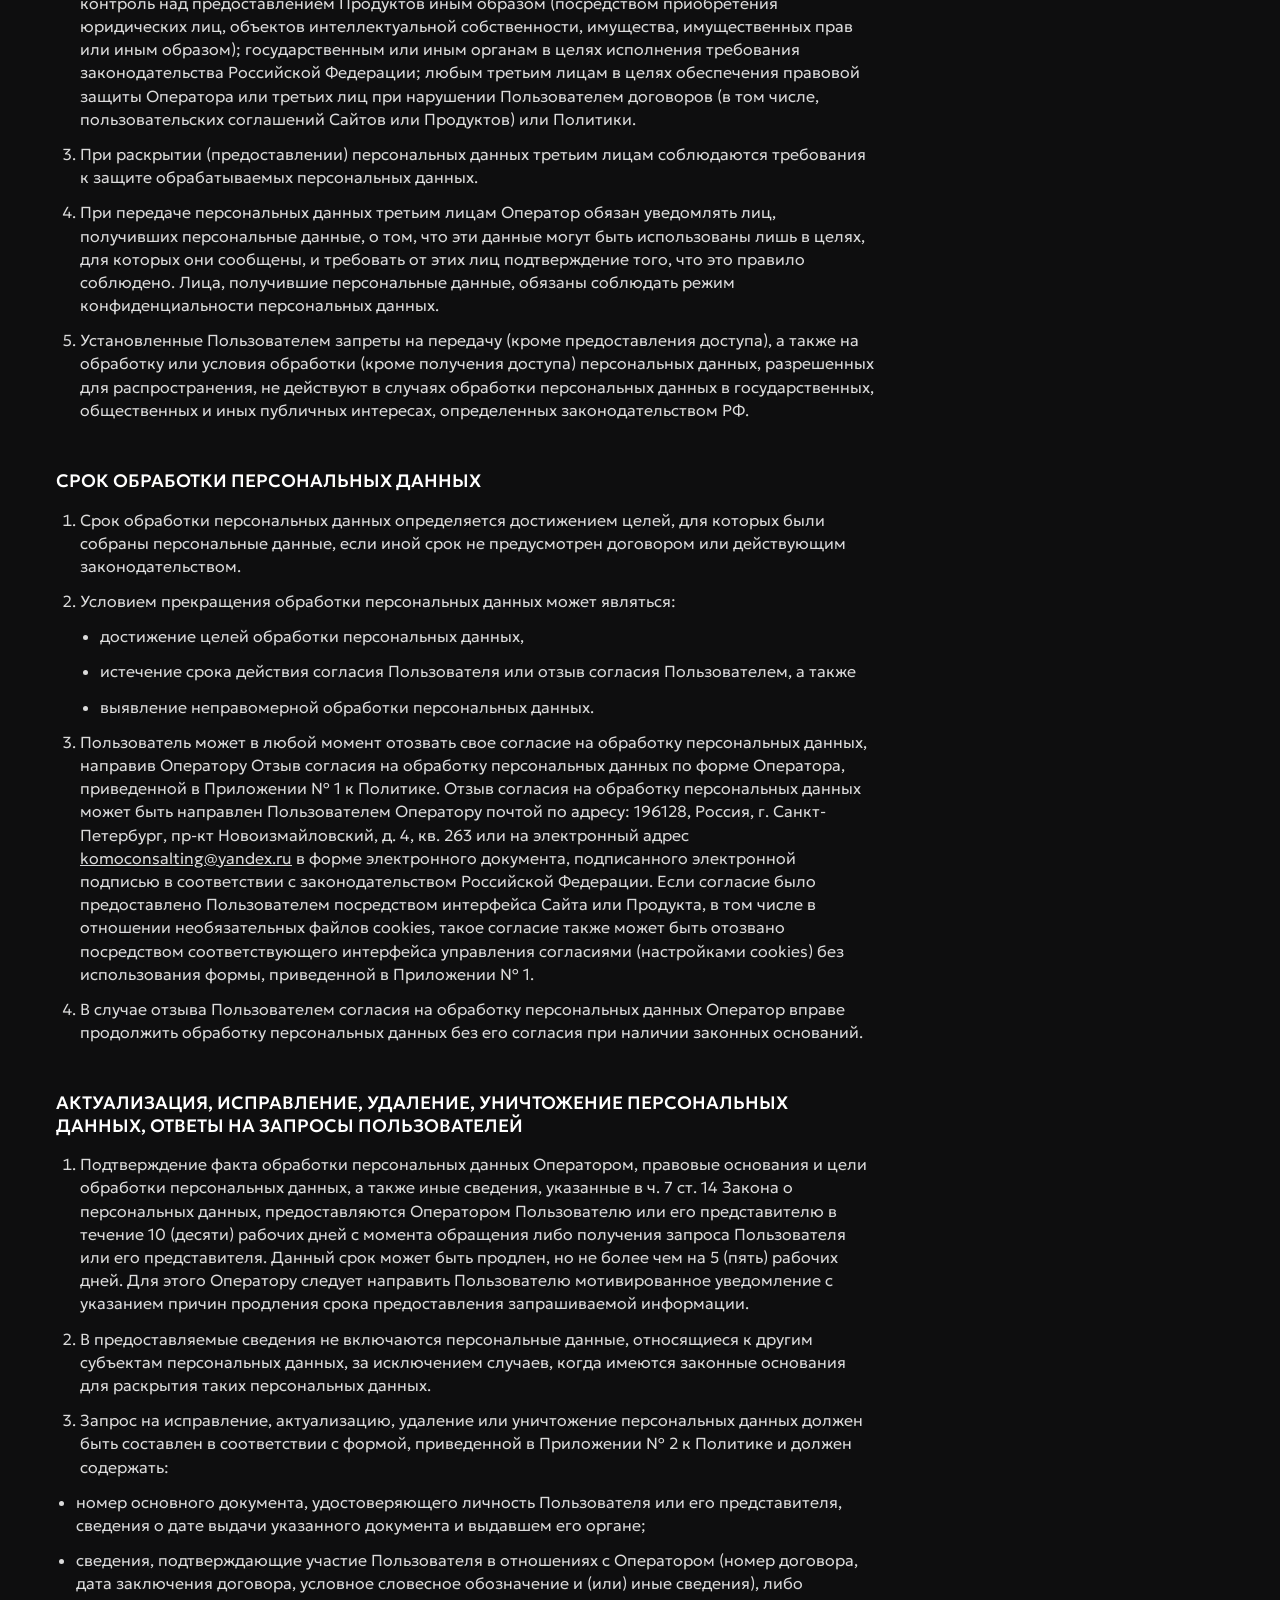
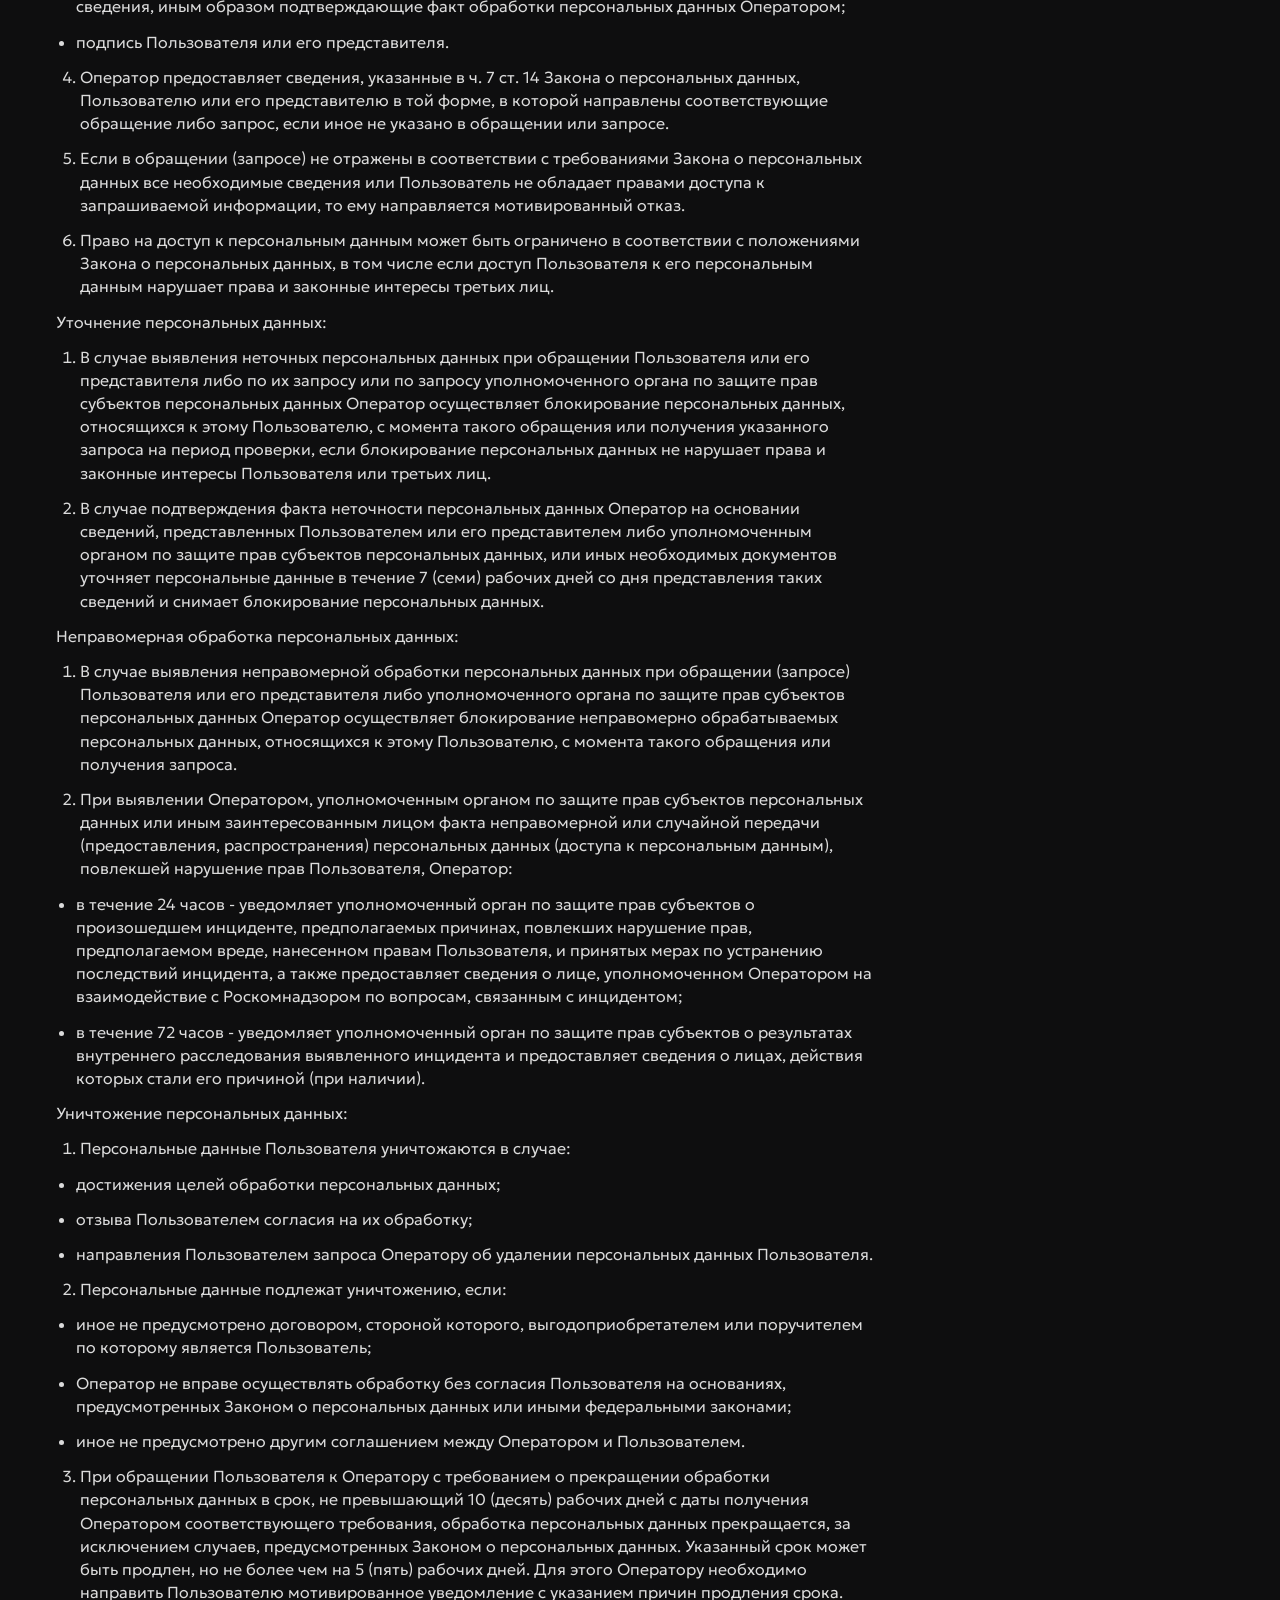
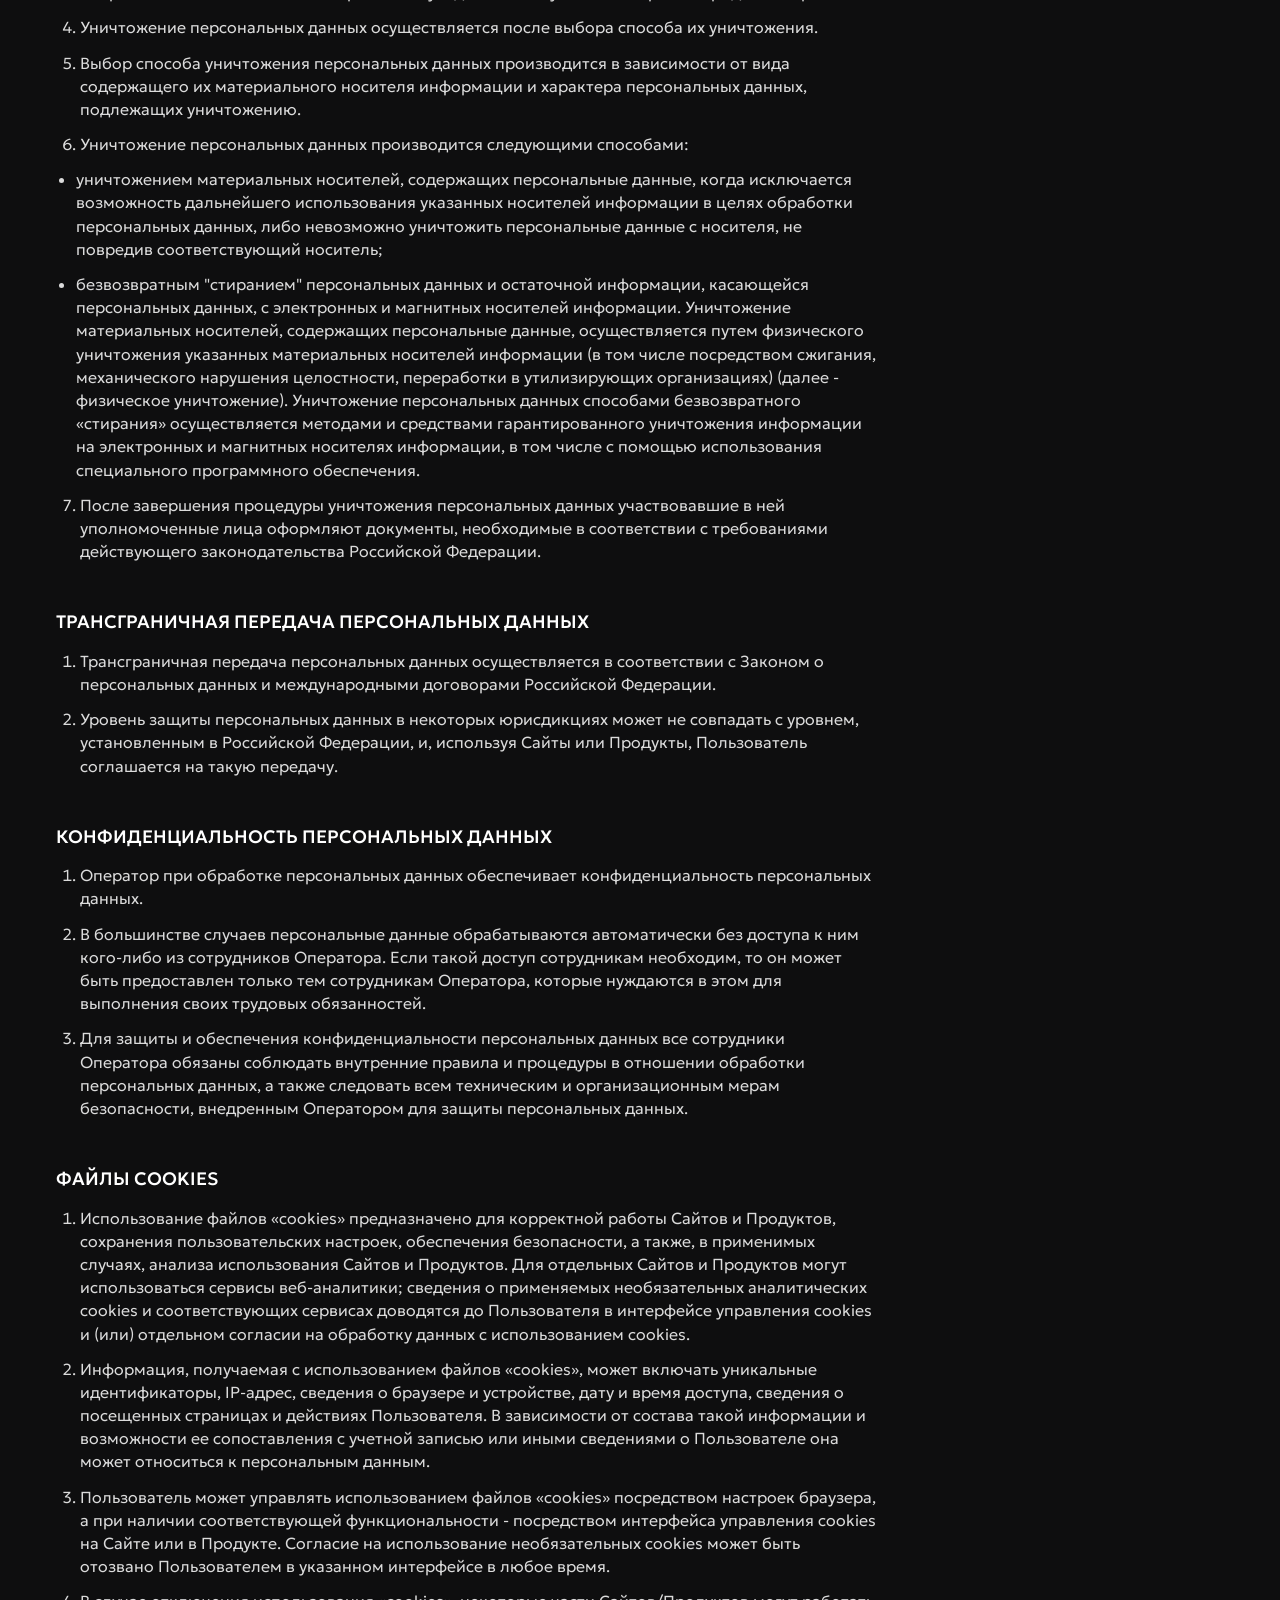
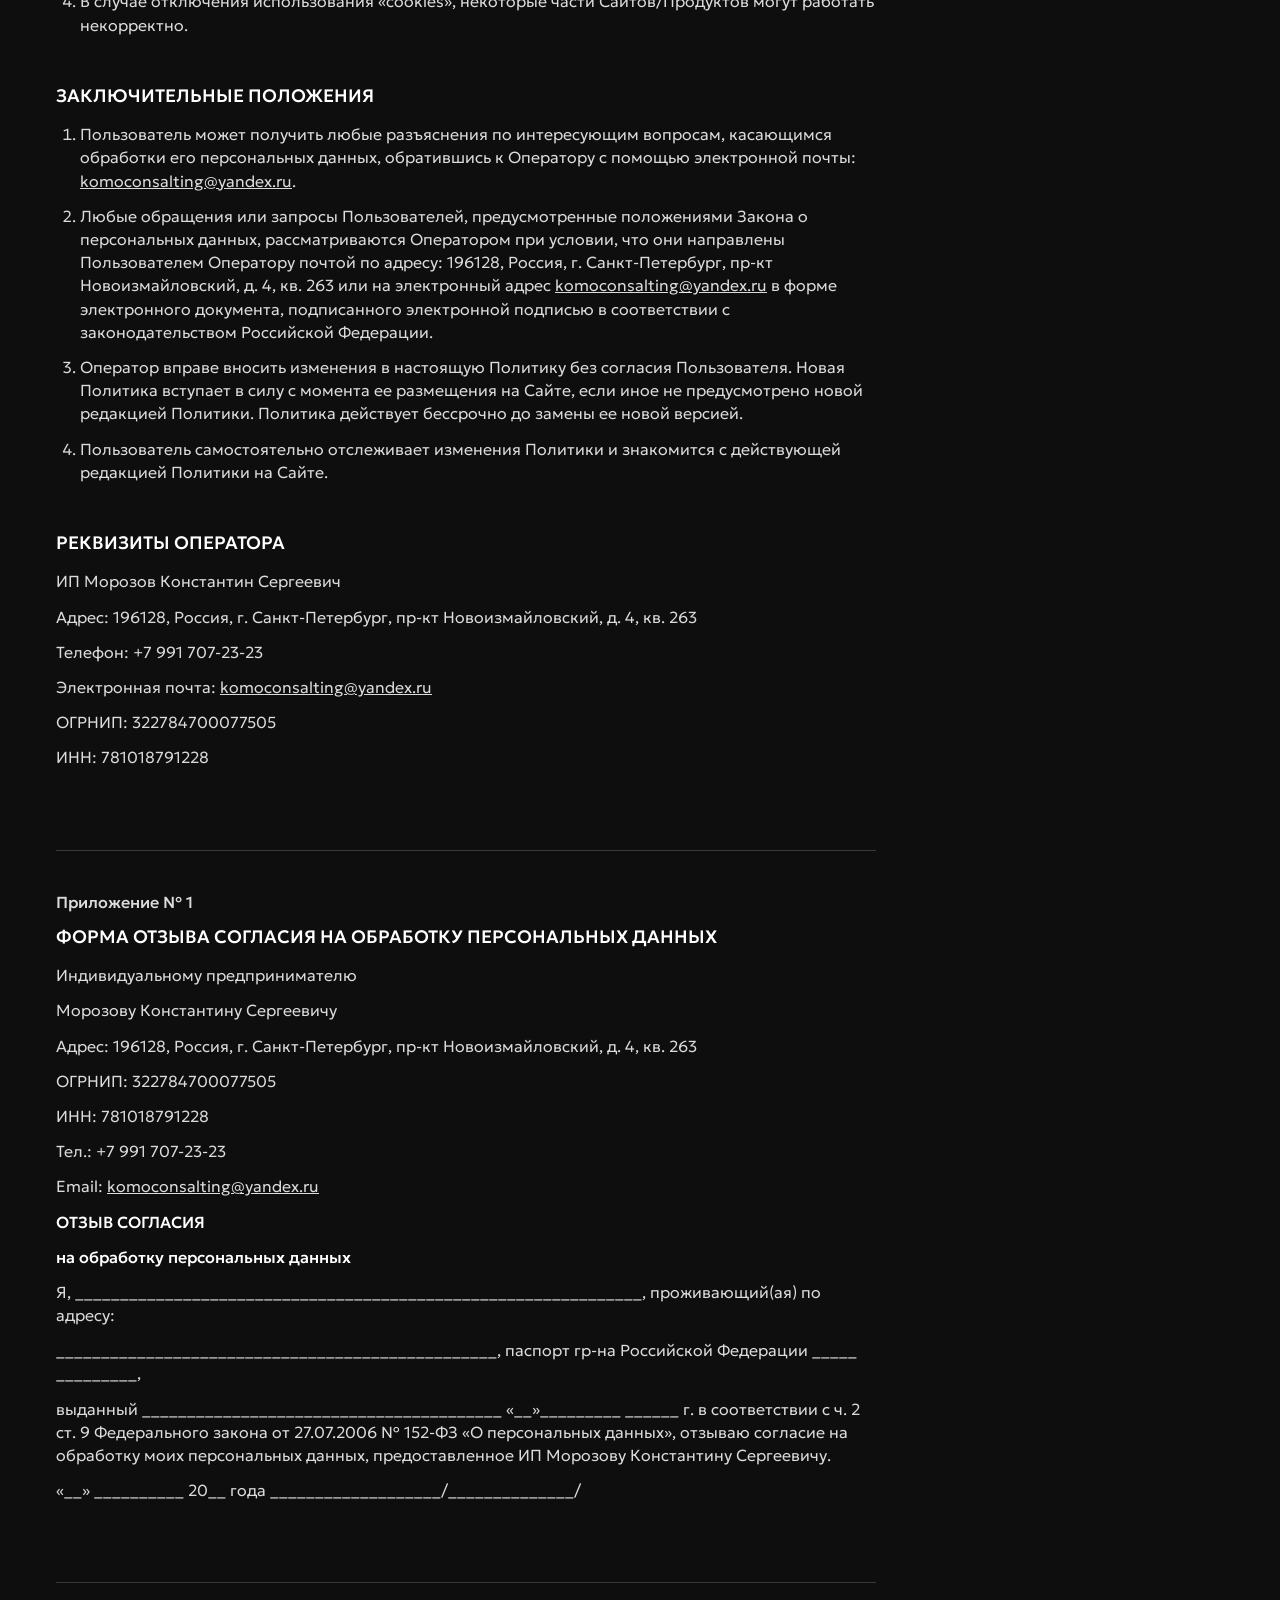
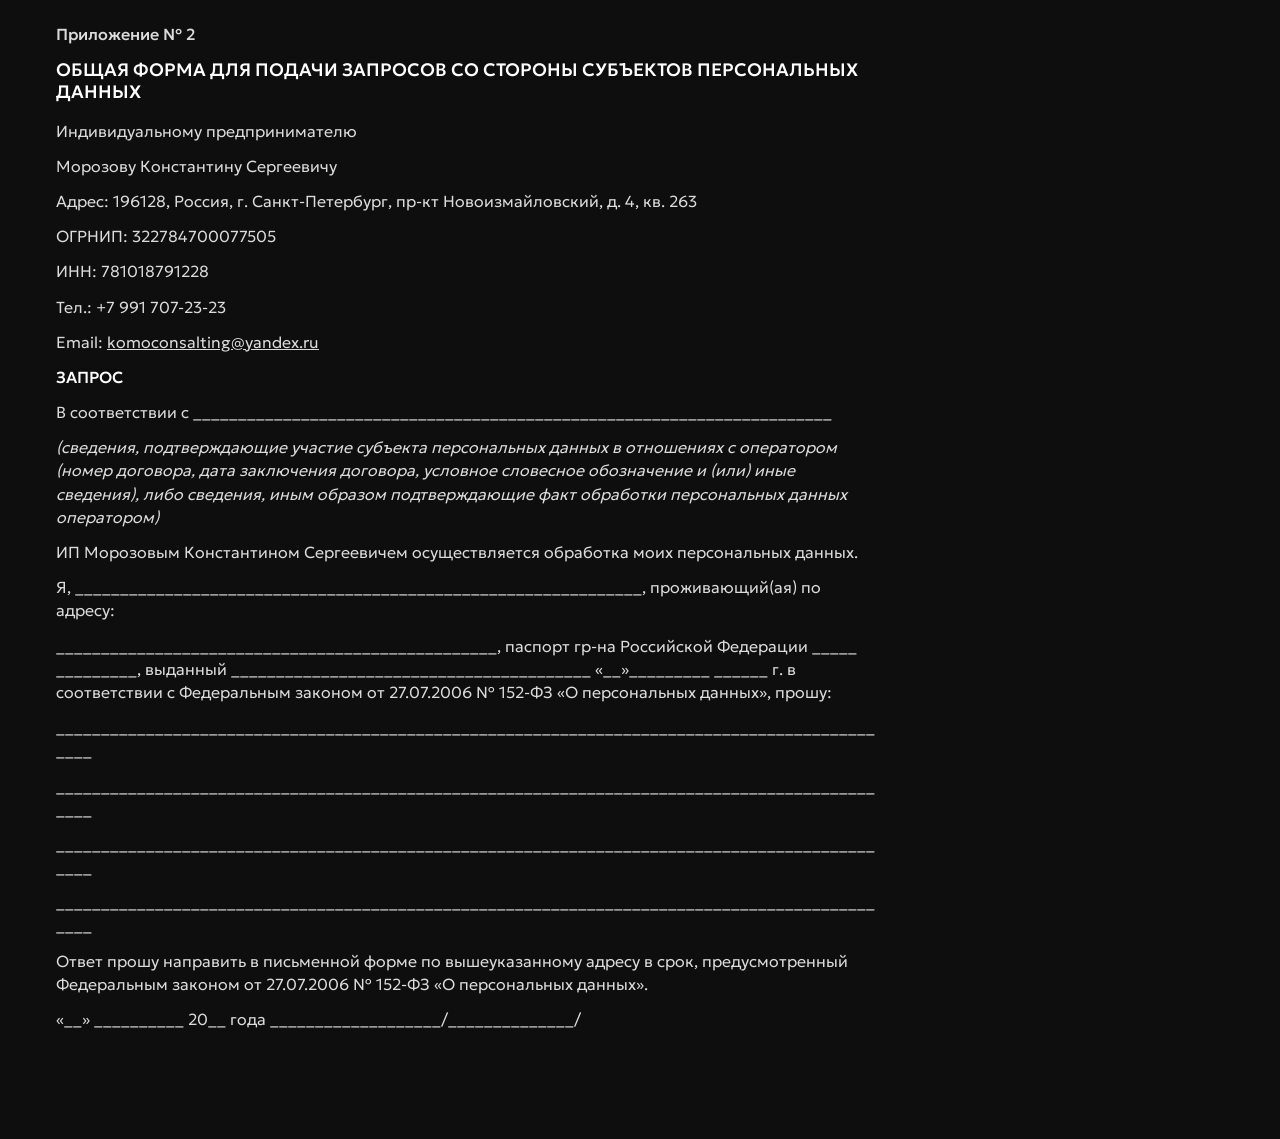
<file: privacy.html>
<!doctype html>
<html lang="ru">
<head>
<meta charset="utf-8">
<meta name="viewport" content="width=device-width, initial-scale=1">
<title>Политика обработки персональных данных · KOMO</title>
<meta name="robots" content="noindex">
<link rel="icon" href="/favicon.ico" sizes="48x48">
<link rel="icon" href="/favicon.svg" type="image/svg+xml">
<link rel="icon" href="/favicon-192.png" type="image/png" sizes="192x192">
<link rel="apple-touch-icon" href="/apple-touch-icon.png">
<link rel="preload" href="/fonts/geologica-cyrillic.woff2" as="font" type="font/woff2" crossorigin>
<link rel="stylesheet" href="/styles.css">
</head>
<body>
<header class="header is-solid"><div class="header__in wrap"><a href="/" class="header__logo"><img src="/img/logo.svg" alt="KOMO Consulting" width="118" height="37"></a><a href="/" class="link">На главную <span>→</span></a></div></header>
<main class="wrap">
  <article class="policy">
    <h1 class="h2">Политика в отношении обработки персональных данных</h1>
    <p class="policy__sub">ИП Морозов Константин Сергеевич, сайт komoconsulting.ru</p>
<section>
<h2>Общие положения</h2>
<ol>
<li><p>Настоящая политика в отношении обработки персональных данных (далее – Политика) действует в отношении любых персональных данных, которые индивидуальный предприниматель Морозов Константин Сергеевич (ИНН 781018791228, ОГРНИП 322784700077505) (далее – Оператор) может получить в процессе использования Вами любых сайтов, программ/продуктов/сервисов Оператора.</p>
</li>
<li><p>Политика определяет основные принципы, цели, условия и способы обработки персональных данных, права субъектов персональных данных и меры по обеспечению безопасности персональных данных, предпринимаемые Оператором.</p>
</li>
<li><p>Политика составлена в соответствии с требованиями Федерального закона от 27.07.2006 №152-ФЗ «О персональных данных» (далее - Закон о персональных данных), Конституции Российской Федерации, иных нормативных правовых актов Российской Федерации в области персональных данных.</p>
</li>
<li><p>Оператор ставит своей важнейшей целью и условием осуществления своей деятельности соблюдение прав и свобод человека и гражданина при обработке его персональных данных, в том числе защиты прав на неприкосновенность частной жизни, личную, семейную и врачебную тайну.</p>
</li>
<li><p>Используя сайты или продукты Оператора, Вы соглашаетесь с условиями, изложенными в Политике. Если Вы не согласны с положениями Политики, пожалуйста, не используйте сайты и продукты Оператора.</p>
</li>
</ol>
<h2>Основные понятия, используемые в политике</h2>
<ul>
<li><p><b>Автоматизированная обработка персональных данных</b> – обработка персональных данных с помощью средств вычислительной техники.</p>
</li>
<li><p><b>Блокирование персональных данных</b> – временное прекращение обработки персональных данных (за исключением случаев, если обработка необходима для уточнения персональных данных).</p>
</li>
<li><p><b>Информационная система персональных данных</b> – совокупность содержащихся в базах данных персональных данных, и обеспечивающих их обработку информационных технологий и технических средств.</p>
</li>
<li><p><b>Информация</b> – сведения (сообщения, данные) независимо от формы их представления.</p>
</li>
<li><p><b>Обезличивание персональных данных</b> – действия, в результате которых невозможно определить без использования дополнительной информации принадлежность персональных данных конкретному субъекту персональных данных.</p>
</li>
<li><p><b>Обработка персональных данных</b> – любое действие (операция) или совокупность действий (операций), совершаемых с использованием средств автоматизации или без использования таких средств с персональными данными, включая сбор, запись, систематизацию, накопление, хранение, уточнение (обновление, изменение), извлечение, использование, передачу (распространение, предоставление, доступ), обезличивание, блокирование, удаление, уничтожение персональных данных.</p>
</li>
<li><p><b>Оператор</b> – индивидуальный предприниматель Морозов Константин Сергеевич (ИНН 781018791228, ОГРНИП 322784700077505), действующий в соответствии с законодательством Российской Федерации и находящийся по адресу: 196128, Россия, г. Санкт-Петербург, пр-кт Новоизмайловский, д. 4, кв. 263.</p>
</li>
<li><p><b>Персональные данные</b> – любая информация, относящаяся прямо или косвенно к определенному или определяемому физическому лицу (субъекту персональных данных).</p>
</li>
</ul>
<p>К персональным данным в Политике относятся:</p>
<ul>
<li><p>Персональные данные, которые лицо предоставляет о себе самостоятельно в процессе использования Сайта или Продукта;</p>
</li>
<li><p>Персональные данные, которые автоматически передаются сервисам Сайтов в процессе их использования с помощью установленного на устройствах программного обеспечения, в том числе IP-адрес, данные файлов cookie, информация о браузере (или иной программе, с помощью которой осуществляется доступ к сервисам), технические характеристики используемого оборудования и программного обеспечения, дата и время доступа к Сайтам, адреса запрашиваемых страниц и иная подобная информация.</p>
</li>
</ul>
<ul>
<li><p><b>Персональные данные, разрешенные субъектом персональных данных для распространения</b> – персональные данные, доступ неограниченного круга лиц к которым предоставлен субъектом персональных данных путем дачи согласия на обработку персональных данных, разрешенных субъектом персональных данных для распространения в порядке, предусмотренном Законом о персональных данных (далее - персональные данные, разрешенные для распространения).</p>
</li>
<li><p><b>Пользователь</b> – любое физическое лицо (субъект персональных данных), пользующееся Сайтом или Продуктом.</p>
</li>
<li><p><b>Предоставление персональных данных</b> – действия, направленные на раскрытие персональных данных определенному лицу или определенному кругу лиц.</p>
</li>
<li><p><b>Распространение персональных данных</b> – любые действия, направленные на раскрытие персональных данных неопределенному кругу лиц (передача персональных данных) или на ознакомление с персональными данными неограниченного круга лиц, в том числе обнародование персональных данных в средствах массовой информации, размещение в информационно-телекоммуникационных сетях или предоставление доступа к персональным данным каким-либо иным способом.</p>
</li>
<li><p><b>Трансграничная передача персональных данных</b> – передача персональных данных на территорию иностранного государства органу власти иностранного государства, иностранному физическому или иностранному юридическому лицу.</p>
</li>
<li><p><b>Уничтожение персональных данных</b> – любые действия, в результате которых персональные данные уничтожаются безвозвратно с невозможностью дальнейшего восстановления содержания персональных данных в информационной системе персональных данных и (или) уничтожаются материальные носители персональных данных. Любые термины и определения, не указанные в настоящем разделе, толкуются в соответствии с терминологией Закона о персональных данных.</p>
</li>
</ul>
<h2>Перечень персональных данных, обрабатываемых оператором</h2>
<ol>
<li><p>Перечень персональных данных, обрабатываемых Оператором:</p>
</li>
</ol>
<p><em>Таблица № 1</em></p>
<div class="policy__table">
<table><thead>
<tr>
<th><b>Категории субъектов ПДн</b></th><th><b>Цель обработки</b></th><th><b>Категории и перечень ПДн</b></th><th><b>Сроки обработки и хранения</b></th></tr>
</thead>
<tbody>
<tr>
<td>Соискатель</td><td>Рассмотрение вопроса трудоустройства соискателя</td><td>Фамилия, имя, отчество; Номер телефона; Адрес электронной почты; Прочие данные, направленные Соискателем Обществу, в том числе резюме</td><td>Достижение целей обработки, в том числе принятия на работу</td></tr>
<tr>
<td>Заказчик</td><td>Обращение за получением услуги</td><td>Фамилия, имя, отчество; Номер телефона; Адрес электронной почты; Прочие данные, направленные Заказчиком</td><td>Достижение целей обработки, в том числе оказания услуги</td></tr>
</tbody>
</table></div><ol start="2">
<li><p>Обработка специальных категорий персональных данных, касающихся расовой, национальной принадлежности, политических взглядов, религиозных или философских убеждений, интимной жизни, состояния здоровья, Оператором не осуществляется.</p>
</li>
<li><p>Оператор не осуществляет обработку биометрических персональных данных Пользователей. Предоставление биометрических персональных данных не может быть обязательным для Пользователя, за исключением случаев, предусмотренных законодательством Российской Федерации.</p>
</li>
</ol>
<h2>Принципы обработки персональных данных</h2>
<ol>
<li><p>Обработка персональных данных осуществляется на законной и справедливой основе.</p>
</li>
<li><p>Обработка персональных данных ограничивается достижением конкретных, заранее определенных и законных целей. Не допускается обработка персональных данных, несовместимая с целями сбора персональных данных.</p>
</li>
<li><p>Не допускается объединение баз данных, содержащих персональные данные, обработка которых осуществляется в целях, несовместимых между собой.</p>
</li>
<li><p>Обработке подлежат только персональные данные, которые отвечают целям их обработки.</p>
</li>
<li><p>Содержание и объем обрабатываемых персональных данных соответствуют заявленным целям обработки. Не допускается избыточность обрабатываемых персональных данных по отношению к заявленным целям их обработки.</p>
</li>
<li><p>При обработке персональных данных обеспечивается точность персональных данных, их достаточность, а в необходимых случаях и актуальность по отношению к целям обработки персональных данных. Оператор принимает необходимые меры и/или обеспечивает их принятие по удалению или уточнению неполных или неточных данных.</p>
</li>
<li><p>Хранение персональных данных осуществляется в порядке, предусмотренном разделом «Порядок сбора, хранения, передачи и других способов обработки персональных данных» Политики.</p>
</li>
<li><p>В соответствии с требованиями законодательства Российской Федерации обработка персональных данных Пользователей осуществляется Оператором с использованием баз данных, размещенных на территории Российской Федерации.</p>
</li>
<li><p>Оператор не проверяет достоверность получаемой (собираемой) информации о Пользователях, за исключением случаев, когда такая проверка необходима в целях исполнения Оператором обязательств перед Пользователем. Оператор не обязан контролировать содержание данных, размещаемых Пользователем в Продуктах, а также проверять наличие у Пользователя необходимых для размещения и распространения прав и разрешений (согласий).</p>
</li>
</ol>
<h2>Цели обработки персональных данных</h2>
<ol>
<li><p>Обработка персональных данных ограничивается достижением конкретных, заранее определенных и законных целей. Не допускается обработка персональных данных, несовместимая с целями сбора персональных данных.</p>
</li>
<li><p>Обработка Оператором персональных данных осуществляется в целях, указанных в Таблица №1.</p>
</li>
</ol>
<h2>Правовые основания обработки персональных данных</h2>
<p>Правовыми основаниями обработки персональных данных Оператором являются:</p>
<ul>
<li><p>федеральные законы, иные нормативно-правовые акты, регулирующие отношения, связанные с деятельностью Оператора;</p>
</li>
<li><p>договоры, заключаемые между Оператором и Пользователем, в том числе пользовательские соглашения Сайтов или Продуктов.</p>
</li>
<li><p>согласия Пользователей на обработку их персональных данных.</p>
</li>
</ul>
<h2>Условия обработки персональных данных</h2>
<ol>
<li><p>Обработка персональных данных осуществляется с согласия Пользователя на обработку его персональных данных, а также без такового в следующих случаях:</p>
<ol type="a">
<li><p>Обработка персональных данных необходима для достижения целей, предусмотренных международным договором Российской Федерации или законом, для осуществления возложенных законодательством Российской Федерации на Оператора функций, полномочий и обязанностей;</p>
</li>
<li><p>Обработка персональных данных необходима для исполнения договора, стороной которого либо выгодоприобретателем или поручителем по которому является Пользователь, а также для заключения договора по инициативе Пользователя или договора, по которому Пользователь будет являться выгодоприобретателем или поручителем;</p>
</li>
<li><p>Обработка персональных данных необходима для осуществления прав и законных интересов Оператора или третьих лиц либо для достижения общественно значимых целей при условии, что при этом не нарушаются права и свободы Пользователя;</p>
</li>
<li><p>Иных случаях, предусмотренных Законом о персональных данных.</p>
</li>
</ol>
</li>
<li><p>Обработка персональных данных Пользователя осуществляется любым законным способом, в том числе в информационных системах персональных данных с использованием средств автоматизации или без использования таких средств. Обработка персональных данных Пользователей осуществляется в соответствии с Законом о персональных данных.</p>
</li>
<li><p>Оператор принимает необходимые организационные и технические меры для защиты персональной информации Пользователя от неправомерного или случайного доступа, уничтожения, изменения, блокирования, копирования, распространения, а также от иных неправомерных действий третьих лиц. Такие меры реализуются Оператором с учетом современного уровня техники и рисков, связанных с обработкой и характером персональных данных.</p>
</li>
</ol>
<h2>Основные права и обязанности оператора</h2>
<p>Оператор имеет право:</p>
<ul>
<li><p>получать от Пользователя достоверные информацию и/или документы, содержащие персональные данные;</p>
</li>
<li><p>поручить обработку персональных данных другому лицу с согласия Пользователя, если иное не предусмотрено законодательством, или на основании заключаемого с Пользователем договора. Лицо, осуществляющее обработку персональных данных по поручению Оператора, обязано соблюдать принципы и правила обработки персональных данных, предусмотренные Законом о персональных данных, соблюдать конфиденциальность персональных данных, принимать необходимые меры, направленные на обеспечение выполнения обязанностей, предусмотренных Законом о персональных данных;</p>
</li>
<li><p>в случае отзыва Пользователем согласия на обработку персональных данных Оператор вправе продолжить обработку персональных данных без согласия при наличии оснований, указанных в Законе о персональных данных; самостоятельно определять состав и перечень мер, необходимых и достаточных для обеспечения выполнения обязанностей, предусмотренных Законом о персональных данных и принятыми в соответствии с ним нормативными правовыми актами, если иное не предусмотрено Законом о персональных данных или другими федеральными законами.</p>
</li>
</ul>
<p>Оператор обязан:</p>
<ul>
<li><p>предоставлять Пользователю по его просьбе информацию, касающуюся обработки его персональных данных;</p>
</li>
<li><p>организовывать обработку персональных данных в соответствии с требованиями Закона о персональных данных;</p>
</li>
<li><p>отвечать на обращения и запросы Пользователей и их законных представителей в соответствии с требованиями Закона о персональных данных;</p>
</li>
<li><p>сообщать в уполномоченный орган по защите прав субъектов персональных данных по запросу этого органа необходимую информацию в течение 10 дней с даты получения такого запроса; публиковать или иным образом обеспечивать неограниченный доступ к Политике;</p>
</li>
<li><p>принимать правовые, организационные и технические меры для защиты персональных данных от неправомерного или случайного доступа к ним, уничтожения, изменения, блокирования, копирования, предоставления, распространения персональных данных, а также от иных неправомерных действий в отношении персональных данных;</p>
</li>
<li><p>прекратить передачу (распространение, предоставление, доступ) персональных данных, прекратить обработку и уничтожить персональные данные в порядке, предусмотренном разделом «Уничтожение персональных данных»;</p>
</li>
<li><p>исполнять иные обязанности, предусмотренные Законом о персональных данных.</p>
</li>
</ul>
<h2>Основные права и обязанности пользователя</h2>
<p>Пользователь имеет право:</p>
<ul>
<li><p>получать информацию, касающуюся обработки его персональных данных, за исключением случаев, предусмотренных законодательством РФ. Сведения предоставляются Пользователю Оператором в доступной форме, и в них не должны содержаться персональные данные, относящиеся к другим субъектам персональных данных, за исключением случаев, когда имеются законные основания для раскрытия таких персональных данных.</p>
</li>
<li><p>требовать от Оператора уточнения его персональных данных, их блокирования или уничтожения в случае, если персональные данные являются неполными, устаревшими, неточными, незаконно полученными или не являются необходимыми для заявленной цели обработки, а также принимать предусмотренные законом меры по защите своих прав;</p>
</li>
<li><p>на отзыв согласия на обработку персональных данных;</p>
</li>
<li><p>обжаловать в уполномоченный орган по защите прав субъектов персональных данных или в судебном порядке неправомерные действия или бездействие Оператора при обработке его персональных данных;</p>
</li>
<li><p>самостоятельно или при направлении запроса Оператору вносить изменения и исправления в информацию о себе на персональной странице Пользователя на Сайте и/или Продукте, при условии, что такие изменения и исправления содержат актуальную и достоверную информацию;</p>
</li>
<li><p>на осуществление иных прав, предусмотренных законодательством РФ.</p>
</li>
</ul>
<p>Пользователь обязан:</p>
<ul>
<li><p>предоставлять Оператору достоверные данные о себе;</p>
</li>
<li><p>сообщать Оператору об уточнении (обновлении, изменении) своих персональных данных.</p>
</li>
</ul>
<p><b>Разделение ответственности:</b></p>
<ol>
<li><p>Пользователи, передавшие Оператору недостоверные сведения о себе, несут ответственность в соответствии с законодательством РФ.</p>
</li>
<li><p>Пользователи, передавшие Оператору сведения о другом субъекте персональных данных, гарантируют получение у таких субъектов персональных данных всех необходимых в соответствии с действующим законодательством РФ согласий на использование и обработку их персональных данных на условиях, указанных в Политике, а также согласий предоставить полученные персональные данные и права на их обработку на условиях, указанных в Политике, третьим лицам (в том числе Оператору). Пользователи, передавшие Оператору сведения о другом субъекте персональных данных без согласия таких субъектов персональных данных, несут ответственность в связи с неисполнением этого обязательства перед Оператором и третьими лицами самостоятельно.</p>
</li>
<li><p>Пользователь самостоятельно несёт ответственность за соответствие содержания данных, размещаемых в Продуктах (в том числе, но не ограничиваясь, за содержание сообщений, направляемых посредством Продуктов), требованиям действующего законодательства, включая ответственность перед третьими лицами в случаях, когда размещение Пользователем тех или иных данных или содержание таких данных нарушает законодательство Российской Федерации.</p>
</li>
<li><p>Оператор не несет ответственности за информацию (в том числе персональные данные), переданную Пользователем самостоятельно любой третьей стороне в случае, если такая передача была осуществлена на ресурсе третьей стороны, на которые Пользователь может перейти по ссылкам, размещенным на Сайте или в Продуктах.</p>
</li>
</ol>
<h2>Перечень действий, производимых оператором с персональными данными</h2>
<p>Оператор осуществляет сбор, запись, систематизацию, накопление, хранение, уточнение (обновление, изменение), извлечение, использование, передачу (предоставление, доступ), обезличивание, блокирование, удаление и уничтожение персональных данных.</p>
<h2>Порядок хранения персональных данных</h2>
<p>Хранение персональных данных осуществляется в форме, позволяющей определить Пользователя, не дольше, чем этого требуют цели обработки персональных данных, если срок хранения персональных данных не установлен федеральным законом, договором, стороной которого, выгодоприобретателем или поручителем по которому является Пользователь.</p>
<h2>Передача третьим лицам</h2>
<ol>
<li><p>Персональные данные Пользователя не будут переданы третьим лицам, за исключением случаев, указанных в Политике, и случаев, связанных с исполнением действующего законодательства либо в случае, если Пользователем дано согласие Оператору на передачу данных третьему лицу для исполнения обязательств по гражданско-правовому договору.</p>
</li>
<li><p>Оператор может передавать персональные данные третьим лицам исключительно для достижения целей, указанных в Политике. Так, Оператор может передавать персональные данные: своим сотрудникам (в пределах, указанных в разделе «Конфиденциальность персональных данных»); своим аффилированным лицам; подрядчикам Оператора (например, хостинг провайдерам, провайдерам почтовых сервисов, провайдерам платежных сервисов, провайдерам сервисов аналитики и т.д.); третьим лицам, которым произведена уступка прав и обязанностей по договорам, связанным с предоставлением Пользователям Продуктов, или которые получили контроль над предоставлением Продуктов иным образом (посредством приобретения юридических лиц, объектов интеллектуальной собственности, имущества, имущественных прав или иным образом); государственным или иным органам в целях исполнения требования законодательства Российской Федерации; любым третьим лицам в целях обеспечения правовой защиты Оператора или третьих лиц при нарушении Пользователем договоров (в том числе, пользовательских соглашений Сайтов или Продуктов) или Политики.</p>
</li>
<li><p>При раскрытии (предоставлении) персональных данных третьим лицам соблюдаются требования к защите обрабатываемых персональных данных.</p>
</li>
<li><p>При передаче персональных данных третьим лицам Оператор обязан уведомлять лиц, получивших персональные данные, о том, что эти данные могут быть использованы лишь в целях, для которых они сообщены, и требовать от этих лиц подтверждение того, что это правило соблюдено. Лица, получившие персональные данные, обязаны соблюдать режим конфиденциальности персональных данных.</p>
</li>
<li><p>Установленные Пользователем запреты на передачу (кроме предоставления доступа), а также на обработку или условия обработки (кроме получения доступа) персональных данных, разрешенных для распространения, не действуют в случаях обработки персональных данных в государственных, общественных и иных публичных интересах, определенных законодательством РФ.</p>
</li>
</ol>
<h2>Срок обработки персональных данных</h2>
<ol>
<li><p>Срок обработки персональных данных определяется достижением целей, для которых были собраны персональные данные, если иной срок не предусмотрен договором или действующим законодательством.</p>
</li>
<li><p>Условием прекращения обработки персональных данных может являться:</p>
<ul>
<li><p>достижение целей обработки персональных данных,</p>
</li>
<li><p>истечение срока действия согласия Пользователя или отзыв согласия Пользователем, а также</p>
</li>
<li><p>выявление неправомерной обработки персональных данных.</p>
</li>
</ul>
</li>
<li><p>Пользователь может в любой момент отозвать свое согласие на обработку персональных данных, направив Оператору Отзыв согласия на обработку персональных данных по форме Оператора, приведенной в Приложении № 1 к Политике. Отзыв согласия на обработку персональных данных может быть направлен Пользователем Оператору почтой по адресу: 196128, Россия, г. Санкт-Петербург, пр-кт Новоизмайловский, д. 4, кв. 263 или на электронный адрес <a href="mailto:komoconsalting@yandex.ru">komoconsalting@yandex.ru</a> в форме электронного документа, подписанного электронной подписью в соответствии с законодательством Российской Федерации. Если согласие было предоставлено Пользователем посредством интерфейса Сайта или Продукта, в том числе в отношении необязательных файлов cookies, такое согласие также может быть отозвано посредством соответствующего интерфейса управления согласиями (настройками cookies) без использования формы, приведенной в Приложении № 1.</p>
</li>
<li><p>В случае отзыва Пользователем согласия на обработку персональных данных Оператор вправе продолжить обработку персональных данных без его согласия при наличии законных оснований.</p>
</li>
</ol>
<h2>Актуализация, исправление, удаление, уничтожение персональных данных, ответы на запросы пользователей</h2>
<ol>
<li><p>Подтверждение факта обработки персональных данных Оператором, правовые основания и цели обработки персональных данных, а также иные сведения, указанные в ч. 7 ст. 14 Закона о персональных данных, предоставляются Оператором Пользователю или его представителю в течение 10 (десяти) рабочих дней с момента обращения либо получения запроса Пользователя или его представителя. Данный срок может быть продлен, но не более чем на 5 (пять) рабочих дней. Для этого Оператору следует направить Пользователю мотивированное уведомление с указанием причин продления срока предоставления запрашиваемой информации.</p>
</li>
<li><p>В предоставляемые сведения не включаются персональные данные, относящиеся к другим субъектам персональных данных, за исключением случаев, когда имеются законные основания для раскрытия таких персональных данных.</p>
</li>
<li><p>Запрос на исправление, актуализацию, удаление или уничтожение персональных данных должен быть составлен в соответствии с формой, приведенной в Приложении № 2 к Политике и должен содержать:</p>
</li>
</ol>
<ul>
<li><p>номер основного документа, удостоверяющего личность Пользователя или его представителя, сведения о дате выдачи указанного документа и выдавшем его органе;</p>
</li>
<li><p>сведения, подтверждающие участие Пользователя в отношениях с Оператором (номер договора, дата заключения договора, условное словесное обозначение и (или) иные сведения), либо сведения, иным образом подтверждающие факт обработки персональных данных Оператором;</p>
</li>
<li><p>подпись Пользователя или его представителя.</p>
</li>
</ul>
<ol start="4">
<li><p>Оператор предоставляет сведения, указанные в ч. 7 ст. 14 Закона о персональных данных, Пользователю или его представителю в той форме, в которой направлены соответствующие обращение либо запрос, если иное не указано в обращении или запросе.</p>
</li>
<li><p>Если в обращении (запросе) не отражены в соответствии с требованиями Закона о персональных данных все необходимые сведения или Пользователь не обладает правами доступа к запрашиваемой информации, то ему направляется мотивированный отказ.</p>
</li>
<li><p>Право на доступ к персональным данным может быть ограничено в соответствии с положениями Закона о персональных данных, в том числе если доступ Пользователя к его персональным данным нарушает права и законные интересы третьих лиц.</p>
</li>
</ol>
<p>Уточнение персональных данных:</p>
<ol>
<li><p>В случае выявления неточных персональных данных при обращении Пользователя или его представителя либо по их запросу или по запросу уполномоченного органа по защите прав субъектов персональных данных Оператор осуществляет блокирование персональных данных, относящихся к этому Пользователю, с момента такого обращения или получения указанного запроса на период проверки, если блокирование персональных данных не нарушает права и законные интересы Пользователя или третьих лиц.</p>
</li>
<li><p>В случае подтверждения факта неточности персональных данных Оператор на основании сведений, представленных Пользователем или его представителем либо уполномоченным органом по защите прав субъектов персональных данных, или иных необходимых документов уточняет персональные данные в течение 7 (семи) рабочих дней со дня представления таких сведений и снимает блокирование персональных данных.</p>
</li>
</ol>
<p>Неправомерная обработка персональных данных:</p>
<ol>
<li><p>В случае выявления неправомерной обработки персональных данных при обращении (запросе) Пользователя или его представителя либо уполномоченного органа по защите прав субъектов персональных данных Оператор осуществляет блокирование неправомерно обрабатываемых персональных данных, относящихся к этому Пользователю, с момента такого обращения или получения запроса.</p>
</li>
<li><p>При выявлении Оператором, уполномоченным органом по защите прав субъектов персональных данных или иным заинтересованным лицом факта неправомерной или случайной передачи (предоставления, распространения) персональных данных (доступа к персональным данным), повлекшей нарушение прав Пользователя, Оператор:</p>
</li>
</ol>
<ul>
<li><p>в течение 24 часов - уведомляет уполномоченный орган по защите прав субъектов о произошедшем инциденте, предполагаемых причинах, повлекших нарушение прав, предполагаемом вреде, нанесенном правам Пользователя, и принятых мерах по устранению последствий инцидента, а также предоставляет сведения о лице, уполномоченном Оператором на взаимодействие с Роскомнадзором по вопросам, связанным с инцидентом;</p>
</li>
<li><p>в течение 72 часов - уведомляет уполномоченный орган по защите прав субъектов о результатах внутреннего расследования выявленного инцидента и предоставляет сведения о лицах, действия которых стали его причиной (при наличии).</p>
</li>
</ul>
<p>Уничтожение персональных данных:</p>
<ol>
<li><p>Персональные данные Пользователя уничтожаются в случае:</p>
</li>
</ol>
<ul>
<li><p>достижения целей обработки персональных данных;</p>
</li>
<li><p>отзыва Пользователем согласия на их обработку;</p>
</li>
<li><p>направления Пользователем запроса Оператору об удалении персональных данных Пользователя.</p>
</li>
</ul>
<ol start="2">
<li><p>Персональные данные подлежат уничтожению, если:</p>
</li>
</ol>
<ul>
<li><p>иное не предусмотрено договором, стороной которого, выгодоприобретателем или поручителем по которому является Пользователь;</p>
</li>
<li><p>Оператор не вправе осуществлять обработку без согласия Пользователя на основаниях, предусмотренных Законом о персональных данных или иными федеральными законами;</p>
</li>
<li><p>иное не предусмотрено другим соглашением между Оператором и Пользователем.</p>
</li>
</ul>
<ol start="3">
<li><p>При обращении Пользователя к Оператору с требованием о прекращении обработки персональных данных в срок, не превышающий 10 (десять) рабочих дней с даты получения Оператором соответствующего требования, обработка персональных данных прекращается, за исключением случаев, предусмотренных Законом о персональных данных. Указанный срок может быть продлен, но не более чем на 5 (пять) рабочих дней. Для этого Оператору необходимо направить Пользователю мотивированное уведомление с указанием причин продления срока.</p>
</li>
<li><p>Уничтожение персональных данных осуществляется после выбора способа их уничтожения.</p>
</li>
<li><p>Выбор способа уничтожения персональных данных производится в зависимости от вида содержащего их материального носителя информации и характера персональных данных, подлежащих уничтожению.</p>
</li>
<li><p>Уничтожение персональных данных производится следующими способами:</p>
</li>
</ol>
<ul>
<li><p>уничтожением материальных носителей, содержащих персональные данные, когда исключается возможность дальнейшего использования указанных носителей информации в целях обработки персональных данных, либо невозможно уничтожить персональные данные с носителя, не повредив соответствующий носитель;</p>
</li>
<li><p>безвозвратным "стиранием" персональных данных и остаточной информации, касающейся персональных данных, с электронных и магнитных носителей информации. Уничтожение материальных носителей, содержащих персональные данные, осуществляется путем физического уничтожения указанных материальных носителей информации (в том числе посредством сжигания, механического нарушения целостности, переработки в утилизирующих организациях) (далее - физическое уничтожение). Уничтожение персональных данных способами безвозвратного «стирания» осуществляется методами и средствами гарантированного уничтожения информации на электронных и магнитных носителях информации, в том числе с помощью использования специального программного обеспечения.</p>
</li>
</ul>
<ol start="7">
<li><p>После завершения процедуры уничтожения персональных данных участвовавшие в ней уполномоченные лица оформляют документы, необходимые в соответствии с требованиями действующего законодательства Российской Федерации.</p>
</li>
</ol>
<h2>Трансграничная передача персональных данных</h2>
<ol>
<li><p>Трансграничная передача персональных данных осуществляется в соответствии с Законом о персональных данных и международными договорами Российской Федерации.</p>
</li>
<li><p>Уровень защиты персональных данных в некоторых юрисдикциях может не совпадать с уровнем, установленным в Российской Федерации, и, используя Сайты или Продукты, Пользователь соглашается на такую передачу.</p>
</li>
</ol>
<h2>Конфиденциальность персональных данных</h2>
<ol>
<li><p>Оператор при обработке персональных данных обеспечивает конфиденциальность персональных данных.</p>
</li>
<li><p>В большинстве случаев персональные данные обрабатываются автоматически без доступа к ним кого-либо из сотрудников Оператора. Если такой доступ сотрудникам необходим, то он может быть предоставлен только тем сотрудникам Оператора, которые нуждаются в этом для выполнения своих трудовых обязанностей.</p>
</li>
<li><p>Для защиты и обеспечения конфиденциальности персональных данных все сотрудники Оператора обязаны соблюдать внутренние правила и процедуры в отношении обработки персональных данных, а также следовать всем техническим и организационным мерам безопасности, внедренным Оператором для защиты персональных данных.</p>
</li>
</ol>
<h2>Файлы cookies</h2>
<ol>
<li><p>Использование файлов «cookies» предназначено для корректной работы Сайтов и Продуктов, сохранения пользовательских настроек, обеспечения безопасности, а также, в применимых случаях, анализа использования Сайтов и Продуктов. Для отдельных Сайтов и Продуктов могут использоваться сервисы веб-аналитики; сведения о применяемых необязательных аналитических cookies и соответствующих сервисах доводятся до Пользователя в интерфейсе управления cookies и (или) отдельном согласии на обработку данных с использованием cookies.</p>
</li>
<li><p>Информация, получаемая с использованием файлов «cookies», может включать уникальные идентификаторы, IP-адрес, сведения о браузере и устройстве, дату и время доступа, сведения о посещенных страницах и действиях Пользователя. В зависимости от состава такой информации и возможности ее сопоставления с учетной записью или иными сведениями о Пользователе она может относиться к персональным данным.</p>
</li>
<li><p>Пользователь может управлять использованием файлов «cookies» посредством настроек браузера, а при наличии соответствующей функциональности - посредством интерфейса управления cookies на Сайте или в Продукте. Согласие на использование необязательных cookies может быть отозвано Пользователем в указанном интерфейсе в любое время.</p>
</li>
<li><p>В случае отключения использования «cookies», некоторые части Сайтов/Продуктов могут работать некорректно.</p>
</li>
</ol>
<h2>Заключительные положения</h2>
<ol>
<li><p>Пользователь может получить любые разъяснения по интересующим вопросам, касающимся обработки его персональных данных, обратившись к Оператору с помощью электронной почты: <a href="mailto:komoconsalting@yandex.ru">komoconsalting@yandex.ru</a>.</p>
</li>
<li><p>Любые обращения или запросы Пользователей, предусмотренные положениями Закона о персональных данных, рассматриваются Оператором при условии, что они направлены Пользователем Оператору почтой по адресу: 196128, Россия, г. Санкт-Петербург, пр-кт Новоизмайловский, д. 4, кв. 263 или на электронный адрес <a href="mailto:komoconsalting@yandex.ru">komoconsalting@yandex.ru</a> в форме электронного документа, подписанного электронной подписью в соответствии с законодательством Российской Федерации.</p>
</li>
<li><p>Оператор вправе вносить изменения в настоящую Политику без согласия Пользователя. Новая Политика вступает в силу с момента ее размещения на Сайте, если иное не предусмотрено новой редакцией Политики. Политика действует бессрочно до замены ее новой версией.</p>
</li>
<li><p>Пользователь самостоятельно отслеживает изменения Политики и знакомится с действующей редакцией Политики на Сайте.</p>
</li>
</ol>
<h2>Реквизиты оператора</h2>
<p>ИП Морозов Константин Сергеевич</p>
<p>Адрес: 196128, Россия, г. Санкт-Петербург, пр-кт Новоизмайловский, д. 4, кв. 263</p>
<p>Телефон: +7 991 707-23-23</p>
<p>Электронная почта: <a href="mailto:komoconsalting@yandex.ru">komoconsalting@yandex.ru</a></p>
<p>ОГРНИП: 322784700077505</p>
<p>ИНН: 781018791228</p>
</section>
<section class="policy__app" id="otzyv"><p class="num">Приложение № 1</p>
<h2>Форма отзыва согласия на обработку персональных данных</h2>
<p>Индивидуальному предпринимателю</p>
<p>Морозову Константину Сергеевичу</p>
<p>Адрес: 196128, Россия, г. Санкт-Петербург, пр-кт Новоизмайловский, д. 4, кв. 263</p>
<p>ОГРНИП: 322784700077505</p>
<p>ИНН: 781018791228</p>
<p>Тел.: +7 991 707-23-23</p>
<p>Email: <a href="mailto:komoconsalting@yandex.ru">komoconsalting@yandex.ru</a></p>
<p><b>ОТЗЫВ СОГЛАСИЯ</b></p>
<p><b>на обработку персональных данных</b></p>
<p class="policy__blank">Я, _______________________________________________________________, проживающий(ая) по адресу:</p>
<p class="policy__blank">_________________________________________________, паспорт гр-на Российской Федерации _____ _________,</p>
<p class="policy__blank">выданный ________________________________________ «__»_________ ______ г. в соответствии с ч. 2 ст. 9 Федерального закона от 27.07.2006 № 152-ФЗ «О персональных данных», отзываю согласие на обработку моих персональных данных, предоставленное ИП Морозову Константину Сергеевичу.</p>
<p class="policy__blank">«__» __________ 20__ года ___________________/______________/</p>
</section>
<section class="policy__app" id="zapros"><p class="num">Приложение № 2</p>
<h2>Общая форма для подачи запросов со стороны субъектов персональных данных</h2>
<p>Индивидуальному предпринимателю</p>
<p>Морозову Константину Сергеевичу</p>
<p>Адрес: 196128, Россия, г. Санкт-Петербург, пр-кт Новоизмайловский, д. 4, кв. 263</p>
<p>ОГРНИП: 322784700077505</p>
<p>ИНН: 781018791228</p>
<p>Тел.: +7 991 707-23-23</p>
<p>Email: <a href="mailto:komoconsalting@yandex.ru">komoconsalting@yandex.ru</a></p>
<p><b>ЗАПРОС</b></p>
<p class="policy__blank">В соответствии с _______________________________________________________________________</p>
<p><em>(сведения, подтверждающие участие субъекта персональных данных в отношениях с оператором (номер договора, дата заключения договора, условное словесное обозначение и (или) иные сведения), либо сведения, иным образом подтверждающие факт обработки персональных данных оператором)</em></p>
<p>ИП Морозовым Константином Сергеевичем осуществляется обработка моих персональных данных.</p>
<p class="policy__blank">Я, _______________________________________________________________, проживающий(ая) по адресу:</p>
<p class="policy__blank">_________________________________________________, паспорт гр-на Российской Федерации _____ _________, выданный ________________________________________ «__»_________ ______ г. в соответствии с Федеральным законом от 27.07.2006 № 152-ФЗ «О персональных данных», прошу:</p>
<p class="policy__blank">_______________________________________________________________________________________________</p>
<p class="policy__blank">_______________________________________________________________________________________________</p>
<p class="policy__blank">_______________________________________________________________________________________________</p>
<p class="policy__blank">_______________________________________________________________________________________________</p>
<p>Ответ прошу направить в письменной форме по вышеуказанному адресу в срок, предусмотренный Федеральным законом от 27.07.2006 № 152-ФЗ «О персональных данных».</p>
<p class="policy__blank">«__» __________ 20__ года ___________________/______________/</p>
</section>
  </article>
</main>
</body>
</html>
</file>
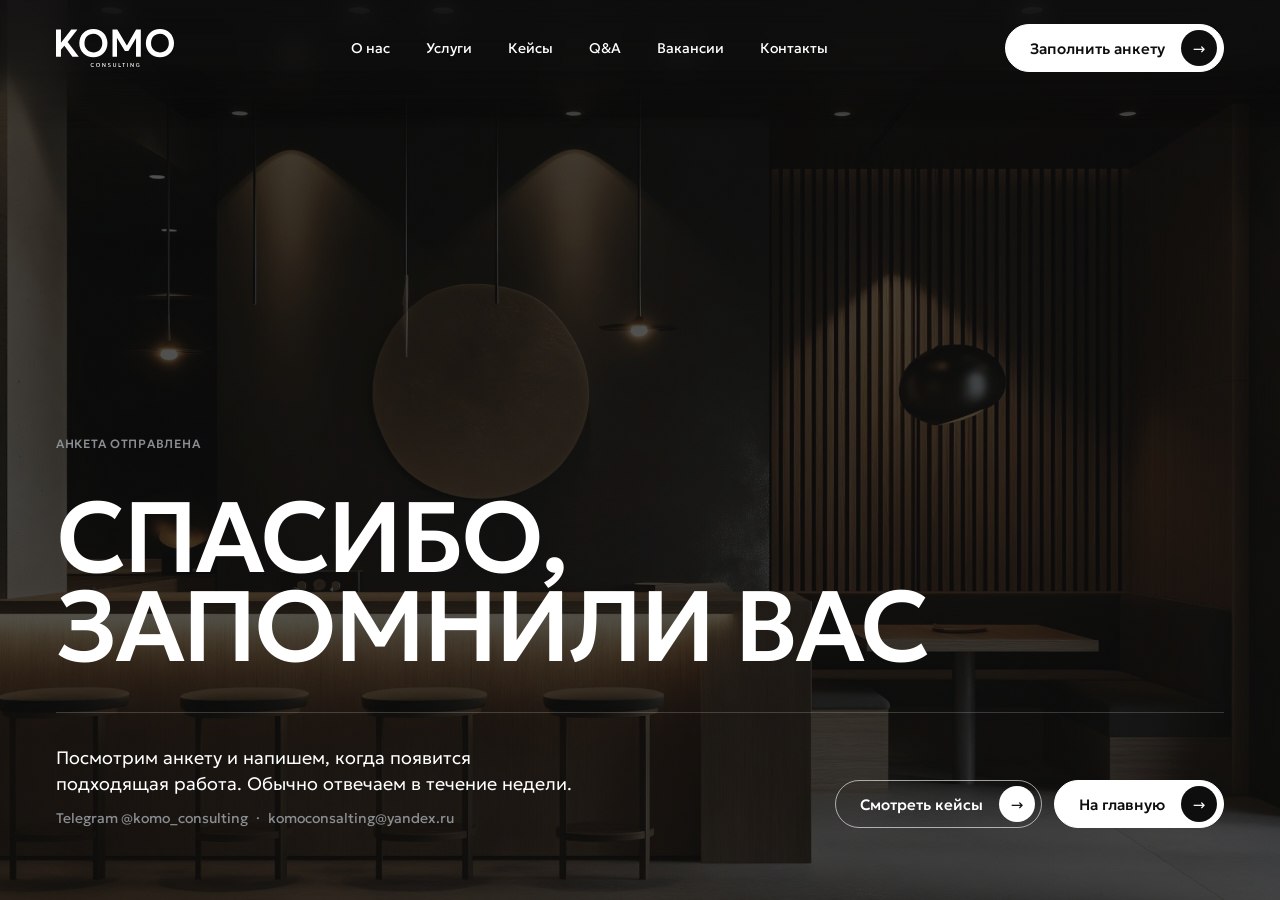
<file: thanks-job.html>
<!doctype html>
<html lang="ru">
<head>
<meta charset="utf-8">
<meta name="viewport" content="width=device-width, initial-scale=1">
<title>Спасибо, анкета у нас · KOMO</title>
<meta name="robots" content="noindex">
<meta name="theme-color" content="#0e0e0f">
<link rel="icon" href="/favicon.ico" sizes="48x48">
<link rel="icon" href="/favicon.svg" type="image/svg+xml">
<link rel="icon" href="/favicon-192.png" type="image/png" sizes="192x192">
<link rel="apple-touch-icon" href="/apple-touch-icon.png">
<link rel="preload" href="/fonts/geologica-cyrillic.woff2" as="font" type="font/woff2" crossorigin>
<link rel="stylesheet" href="/styles.css">
</head>
<body class="page-thanks">

<header class="header" id="top">
  <div class="header__in wrap">
    <a href="/" class="header__logo" aria-label="KOMO, на главную"><img src="/img/logo.svg" alt="KOMO Consulting" width="118" height="37"></a>
    <nav class="nav" id="nav" aria-label="Меню">
      <a href="/#about">О нас</a>
      <a href="/#services">Услуги</a>
      <a href="/#cases">Кейсы</a>
      <a href="/#faq">Q&amp;A</a>
      <a href="/#jobs">Вакансии</a>
      <a href="/#contacts">Контакты</a>
      <a href="/#brief" class="btn btn--light nav__cta">Заполнить анкету<span class="btn__arrow"><i>→</i></span></a>
    </nav>
    <a href="/#brief" class="btn btn--light header__cta">Заполнить анкету<span class="btn__arrow"><i>→</i></span></a>
    <button class="burger" id="burger" aria-label="Открыть меню" aria-expanded="false" aria-controls="nav"><span></span><span></span></button>
  </div>
</header>

<main class="screen">
  <div class="wrap screen__in">
    <p class="eyebrow">Анкета отправлена</p>
    <h1 class="display">Спасибо,<br>запомнили вас</h1>
    <div class="screen__foot">
      <div>
        <p class="lead">Посмотрим анкету и напишем, когда появится подходящая работа. Обычно отвечаем в течение недели.</p>
        <p class="muted screen__contacts"><a href="https://t.me/komo_consulting" target="_blank" rel="noopener">Telegram @komo_consulting</a><span>·</span><a href="mailto:komoconsalting@yandex.ru">komoconsalting@yandex.ru</a></p>
      </div>
      <div class="screen__btns">
        <a href="/#cases" class="btn btn--outline">Смотреть кейсы<span class="btn__arrow"><i>→</i></span></a>
        <a href="/" class="btn btn--light">На главную<span class="btn__arrow"><i>→</i></span></a>
      </div>
    </div>
  </div>
</main>
<script src="/vendor/lenis-1.1.20.min.js" defer></script>
<script src="/main.js" defer></script>
</body>
</html>
</file>
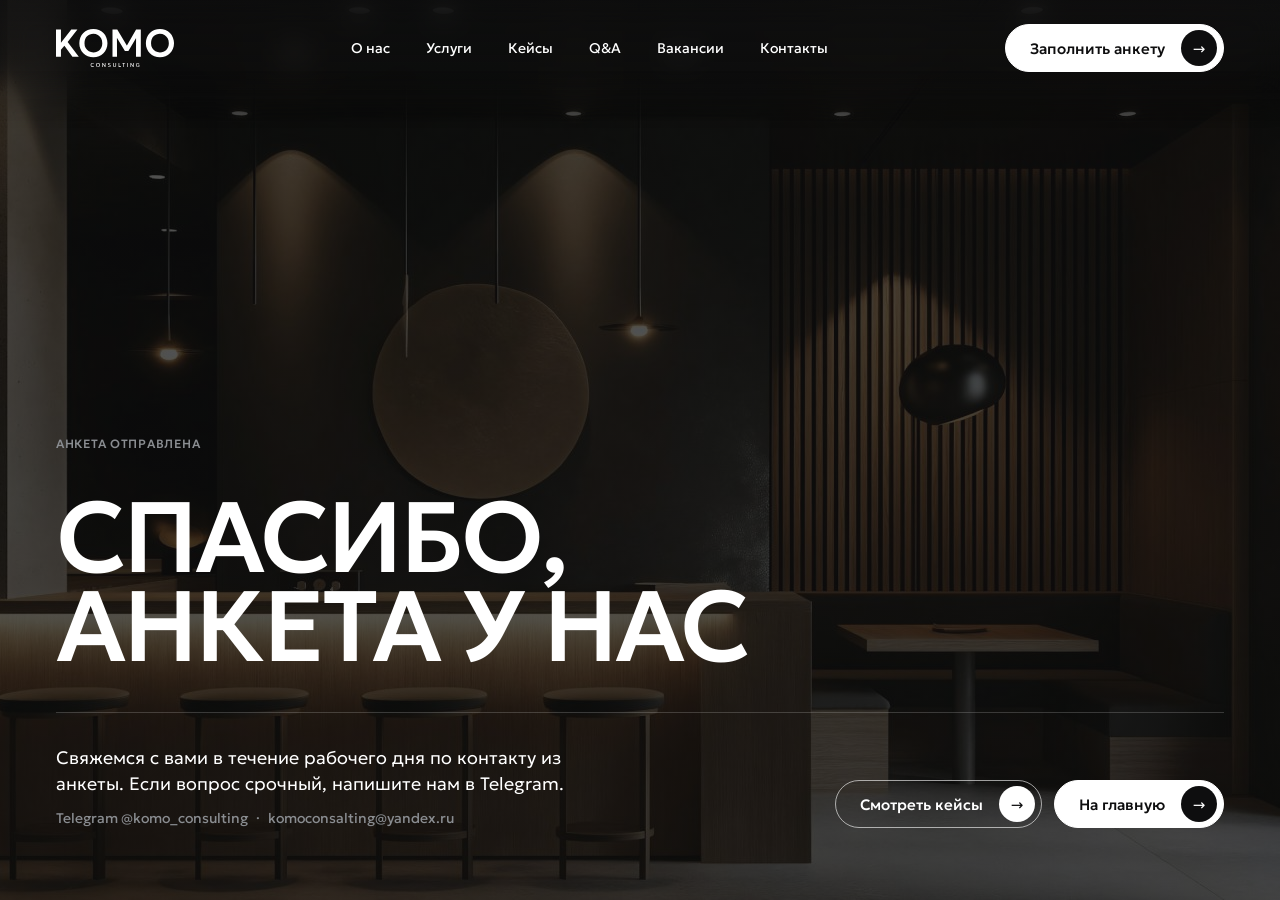
<file: thanks.html>
<!doctype html>
<html lang="ru">
<head>
<meta charset="utf-8">
<meta name="viewport" content="width=device-width, initial-scale=1">
<title>Спасибо, анкета у нас · KOMO</title>
<meta name="robots" content="noindex">
<meta name="theme-color" content="#0e0e0f">
<link rel="icon" href="/favicon.ico" sizes="48x48">
<link rel="icon" href="/favicon.svg" type="image/svg+xml">
<link rel="icon" href="/favicon-192.png" type="image/png" sizes="192x192">
<link rel="apple-touch-icon" href="/apple-touch-icon.png">
<link rel="preload" href="/fonts/geologica-cyrillic.woff2" as="font" type="font/woff2" crossorigin>
<link rel="stylesheet" href="/styles.css">
</head>
<body class="page-thanks">

<header class="header" id="top">
  <div class="header__in wrap">
    <a href="/" class="header__logo" aria-label="KOMO, на главную"><img src="/img/logo.svg" alt="KOMO Consulting" width="118" height="37"></a>
    <nav class="nav" id="nav" aria-label="Меню">
      <a href="/#about">О нас</a>
      <a href="/#services">Услуги</a>
      <a href="/#cases">Кейсы</a>
      <a href="/#faq">Q&amp;A</a>
      <a href="/#jobs">Вакансии</a>
      <a href="/#contacts">Контакты</a>
      <a href="/#brief" class="btn btn--light nav__cta">Заполнить анкету<span class="btn__arrow"><i>→</i></span></a>
    </nav>
    <a href="/#brief" class="btn btn--light header__cta">Заполнить анкету<span class="btn__arrow"><i>→</i></span></a>
    <button class="burger" id="burger" aria-label="Открыть меню" aria-expanded="false" aria-controls="nav"><span></span><span></span></button>
  </div>
</header>

<main class="screen">
  <div class="wrap screen__in">
    <p class="eyebrow">Анкета отправлена</p>
    <h1 class="display">Спасибо,<br>анкета у нас</h1>
    <div class="screen__foot">
      <div>
        <p class="lead">Свяжемся с вами в течение рабочего дня по контакту из анкеты. Если вопрос срочный, напишите нам в Telegram.</p>
        <p class="muted screen__contacts"><a href="https://t.me/komo_consulting" target="_blank" rel="noopener">Telegram @komo_consulting</a><span>·</span><a href="mailto:komoconsalting@yandex.ru">komoconsalting@yandex.ru</a></p>
      </div>
      <div class="screen__btns">
        <a href="/#cases" class="btn btn--outline">Смотреть кейсы<span class="btn__arrow"><i>→</i></span></a>
        <a href="/" class="btn btn--light">На главную<span class="btn__arrow"><i>→</i></span></a>
      </div>
    </div>
  </div>
</main>
<script src="/vendor/lenis-1.1.20.min.js" defer></script>
<script src="/main.js" defer></script>
</body>
</html>
</file>
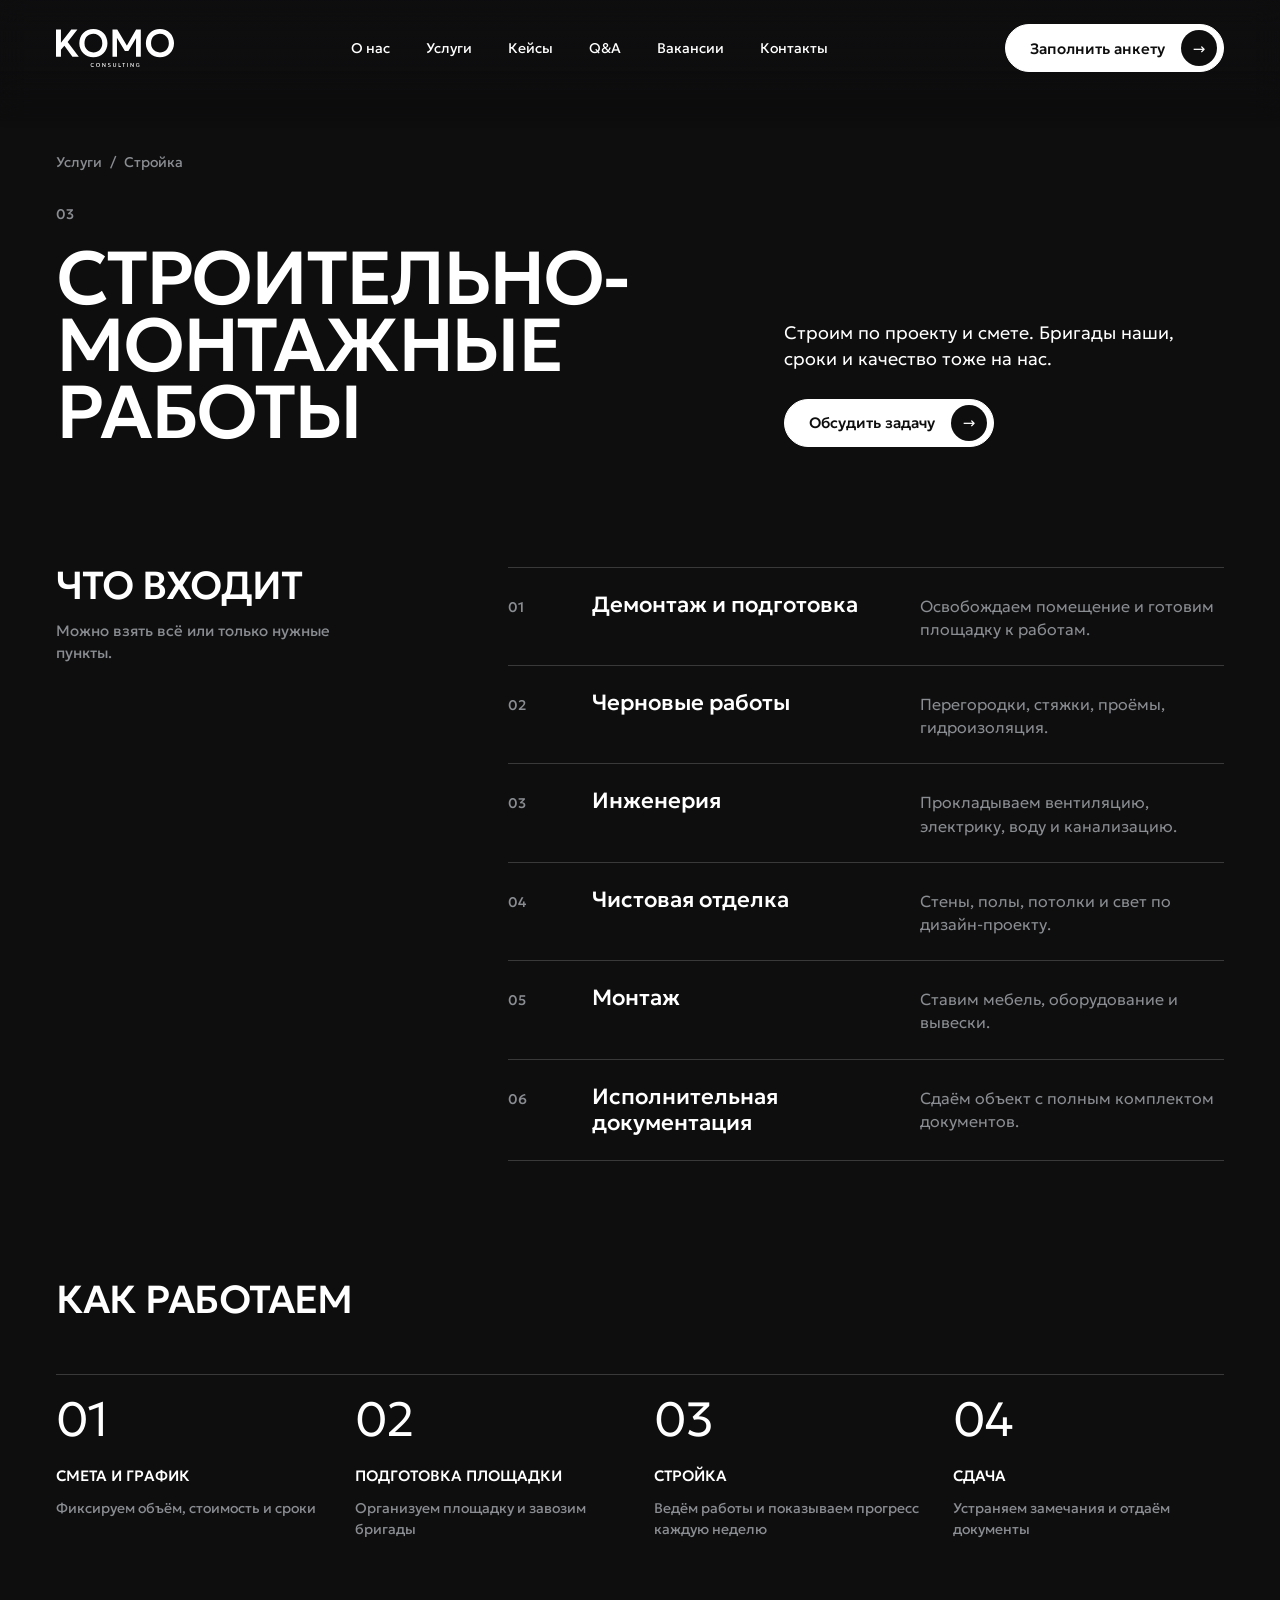
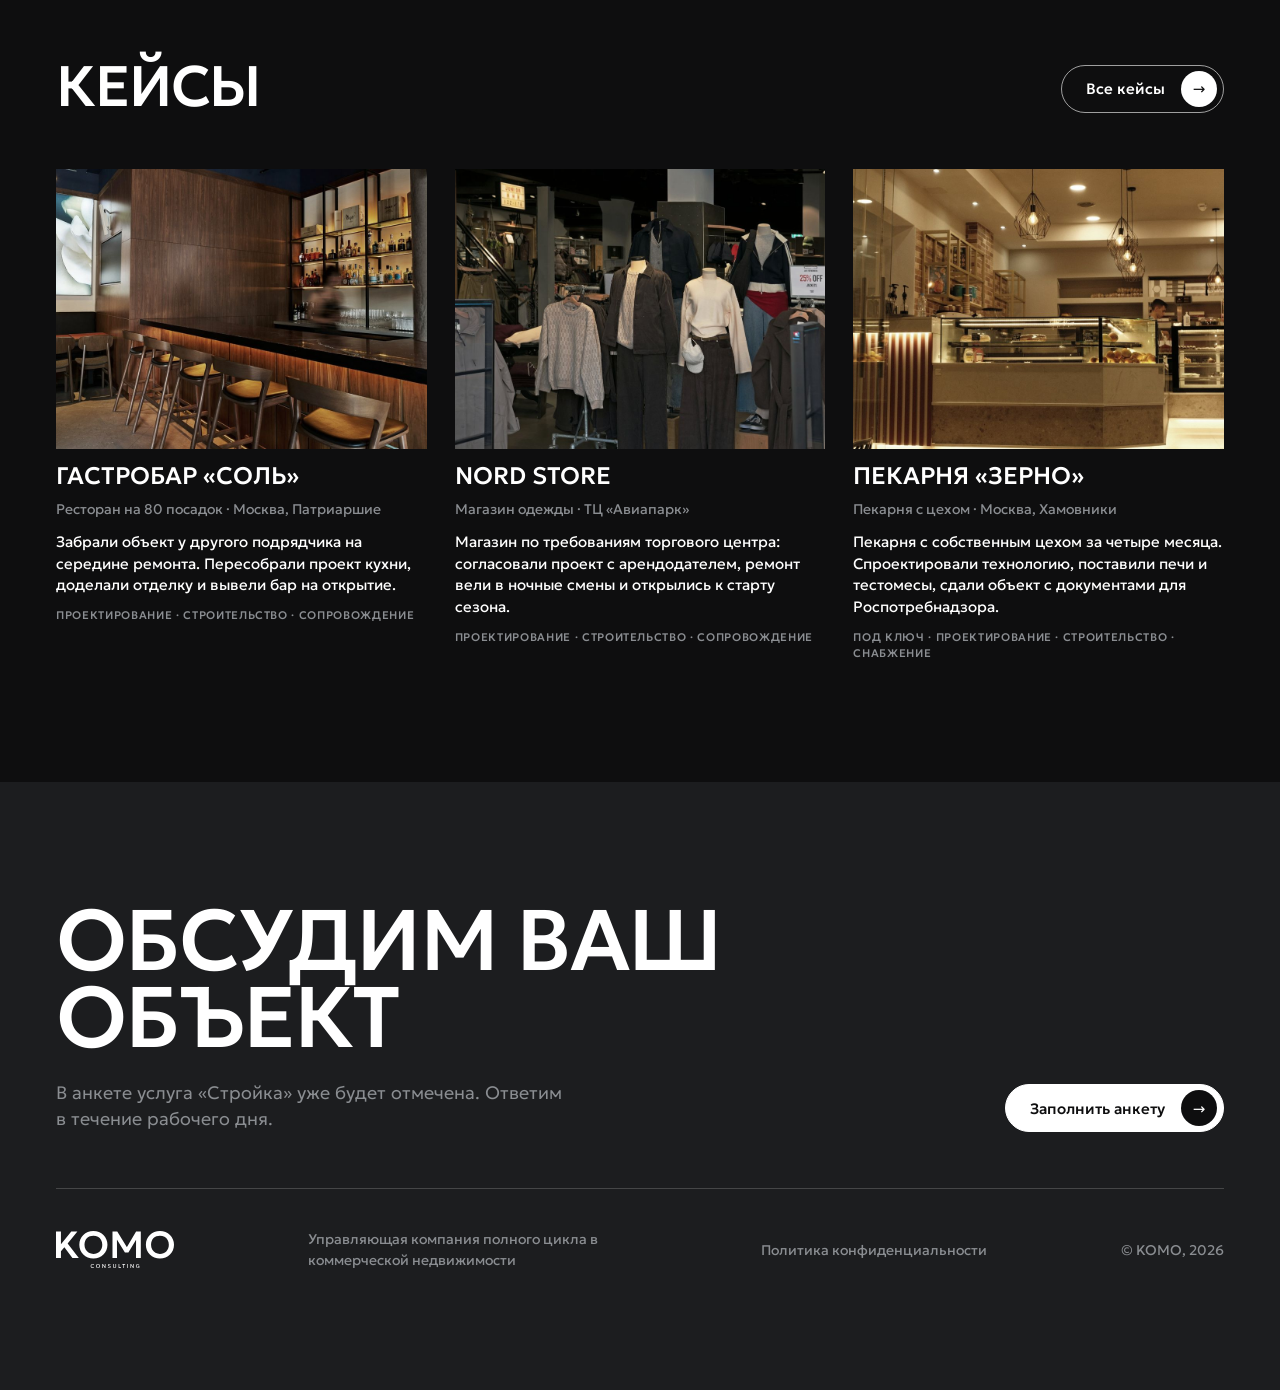
<file: services/build.html>
<!doctype html>
<html lang="ru">
<head>
<meta charset="utf-8">
<meta name="viewport" content="width=device-width, initial-scale=1">
<title>Строительно-монтажные работы для бизнеса в Москве · KOMO</title>
<meta name="description" content="Ремонт и строительство кафе, ресторанов, магазинов и офисов по проекту и смете: от демонтажа до исполнительной документации.">
<link rel="canonical" href="https://komoconsulting.ru/services/build">
<meta property="og:title" content="Строительно-монтажные работы для бизнеса в Москве">
<meta property="og:description" content="Ремонт и строительство кафе, ресторанов, магазинов и офисов по проекту и смете: от демонтажа до исполнительной документации.">
<meta property="og:image" content="https://komoconsulting.ru/img/hero.jpg">
<meta property="og:url" content="https://komoconsulting.ru/services/build">
<meta property="og:site_name" content="KOMO Consulting">
<meta property="og:locale" content="ru_RU">
<meta property="og:type" content="website">
<meta name="twitter:card" content="summary_large_image">
<meta name="theme-color" content="#0e0e0f">
<link rel="icon" href="/favicon.ico" sizes="48x48">
<link rel="icon" href="/favicon.svg" type="image/svg+xml">
<link rel="icon" href="/favicon-192.png" type="image/png" sizes="192x192">
<link rel="apple-touch-icon" href="/apple-touch-icon.png">
<link rel="preload" href="/fonts/geologica-cyrillic.woff2" as="font" type="font/woff2" crossorigin>
<link rel="stylesheet" href="/styles.css">
</head>
<body>

<header class="header" id="top">
  <div class="header__in wrap">
    <a href="/" class="header__logo" aria-label="KOMO, на главную"><img src="/img/logo.svg" alt="KOMO Consulting" width="118" height="37"></a>
    <nav class="nav" id="nav" aria-label="Меню">
      <a href="/#about">О нас</a>
      <a href="/#services">Услуги</a>
      <a href="/#cases">Кейсы</a>
      <a href="/#faq">Q&amp;A</a>
      <a href="/#jobs">Вакансии</a>
      <a href="/#contacts">Контакты</a>
      <a href="/?service=build" class="btn btn--light nav__cta">Заполнить анкету<span class="btn__arrow"><i>→</i></span></a>
    </nav>
    <a href="/?service=build" class="btn btn--light header__cta">Заполнить анкету<span class="btn__arrow"><i>→</i></span></a>
    <button class="burger" id="burger" aria-label="Открыть меню" aria-expanded="false" aria-controls="nav"><span></span><span></span></button>
  </div>
</header>

<main>

<section class="sec sec--black page-top">
  <div class="wrap">
    <p class="crumbs"><a href="/#services">Услуги</a><span>/</span>Стройка</p>
    <div class="svc-hero">
      <div>
        <span class="num">03</span>
        <h1 class="display display--svc">Строительно-монтажные работы</h1>
      </div>
      <div class="svc-hero__side">
        <p class="lead">Строим по проекту и смете. Бригады наши, сроки и качество тоже на нас.</p>
        <a href="/?service=build" class="btn btn--light">Обсудить задачу<span class="btn__arrow"><i>→</i></span></a>
      </div>
    </div>
  </div>
</section>

<section class="sec sec--black sec--tight">
  <div class="wrap twocol">
    <div class="twocol__side">
      <h2 class="h3">Что входит</h2>
      <p class="muted">Можно взять всё или только нужные пункты.</p>
    </div>
    <ul class="rows">
        <li><span class="num">01</span><h3>Демонтаж и подготовка</h3><p>Освобождаем помещение и готовим площадку к работам.</p></li>
        <li><span class="num">02</span><h3>Черновые работы</h3><p>Перегородки, стяжки, проёмы, гидроизоляция.</p></li>
        <li><span class="num">03</span><h3>Инженерия</h3><p>Прокладываем вентиляцию, электрику, воду и канализацию.</p></li>
        <li><span class="num">04</span><h3>Чистовая отделка</h3><p>Стены, полы, потолки и свет по дизайн-проекту.</p></li>
        <li><span class="num">05</span><h3>Монтаж</h3><p>Ставим мебель, оборудование и вывески.</p></li>
        <li><span class="num">06</span><h3>Исполнительная документация</h3><p>Сдаём объект с полным комплектом документов.</p></li>
    </ul>
  </div>
</section>

<section class="sec sec--black sec--tight">
  <div class="wrap">
    <h2 class="h3 block-t">Как работаем</h2>
    <ol class="steps steps--4">
        <li><span class="steps__n">01</span><h3>Смета и график</h3><p>Фиксируем объём, стоимость и сроки</p></li>
        <li><span class="steps__n">02</span><h3>Подготовка площадки</h3><p>Организуем площадку и завозим бригады</p></li>
        <li><span class="steps__n">03</span><h3>Стройка</h3><p>Ведём работы и показываем прогресс каждую неделю</p></li>
        <li><span class="steps__n">04</span><h3>Сдача</h3><p>Устраняем замечания и отдаём документы</p></li>
    </ol>
  </div>
</section>

<section class="sec sec--black sec--tight">
  <div class="wrap">
    <div class="sec__head sec__head--end">
      <h2 class="h2">Кейсы</h2>
      <a href="/#cases" class="btn btn--outline">Все кейсы<span class="btn__arrow"><i>→</i></span></a>
    </div>
    <div class="cases">
        <article class="case" data-tags="project build support">
          <img src="/img/sol.jpg" alt="Гастробар «Соль»" loading="lazy" width="960" height="720">
          <h3 class="case__t">Гастробар «Соль»</h3>
          <p class="case__m">Ресторан на 80 посадок · Москва, Патриаршие</p>
          <p class="case__d">Забрали объект у другого подрядчика на середине ремонта. Пересобрали проект кухни, доделали отделку и вывели бар на открытие.</p>
          <p class="case__tags">Проектирование · Строительство · Сопровождение</p>
        </article>
        <article class="case" data-tags="project build support">
          <img src="/img/nord.jpg" alt="Магазин Nord Store" loading="lazy" width="960" height="720">
          <h3 class="case__t">Nord Store</h3>
          <p class="case__m">Магазин одежды · ТЦ «Авиапарк»</p>
          <p class="case__d">Магазин по требованиям торгового центра: согласовали проект с арендодателем, ремонт вели в ночные смены и открылись к старту сезона.</p>
          <p class="case__tags">Проектирование · Строительство · Сопровождение</p>
        </article>
        <article class="case" data-tags="turnkey project build supply">
          <img src="/img/zerno.jpg" alt="Пекарня «Зерно»" loading="lazy" width="960" height="720">
          <h3 class="case__t">Пекарня «Зерно»</h3>
          <p class="case__m">Пекарня с цехом · Москва, Хамовники</p>
          <p class="case__d">Пекарня с собственным цехом за четыре месяца. Спроектировали технологию, поставили печи и тестомесы, сдали объект с документами для Роспотребнадзора.</p>
          <p class="case__tags">Под ключ · Проектирование · Строительство · Снабжение</p>
        </article>
    </div>
  </div>
</section>

<section class="sec sec--graphite">
  <div class="wrap">
    <div class="cta">
      <div class="cta__text">
        <h2 class="display display--contacts">Обсудим ваш объект</h2>
        <p class="muted">В анкете услуга «Стройка» уже будет отмечена. Ответим в течение рабочего дня.</p>
      </div>
      <a href="/?service=build" class="btn btn--light">Заполнить анкету<span class="btn__arrow"><i>→</i></span></a>
    </div>
    <footer class="footer">
      <img src="/img/logo.svg" alt="KOMO Consulting" width="118" height="37">
      <p>Управляющая компания полного цикла в коммерческой недвижимости</p>
      <a href="/privacy">Политика конфиденциальности</a>
      <p>© KOMO, 2026</p>
    </footer>
  </div>
</section>

</main>
<script src="/vendor/lenis-1.1.20.min.js" defer></script>
<script src="/main.js" defer></script>
</body>
</html>
</file>
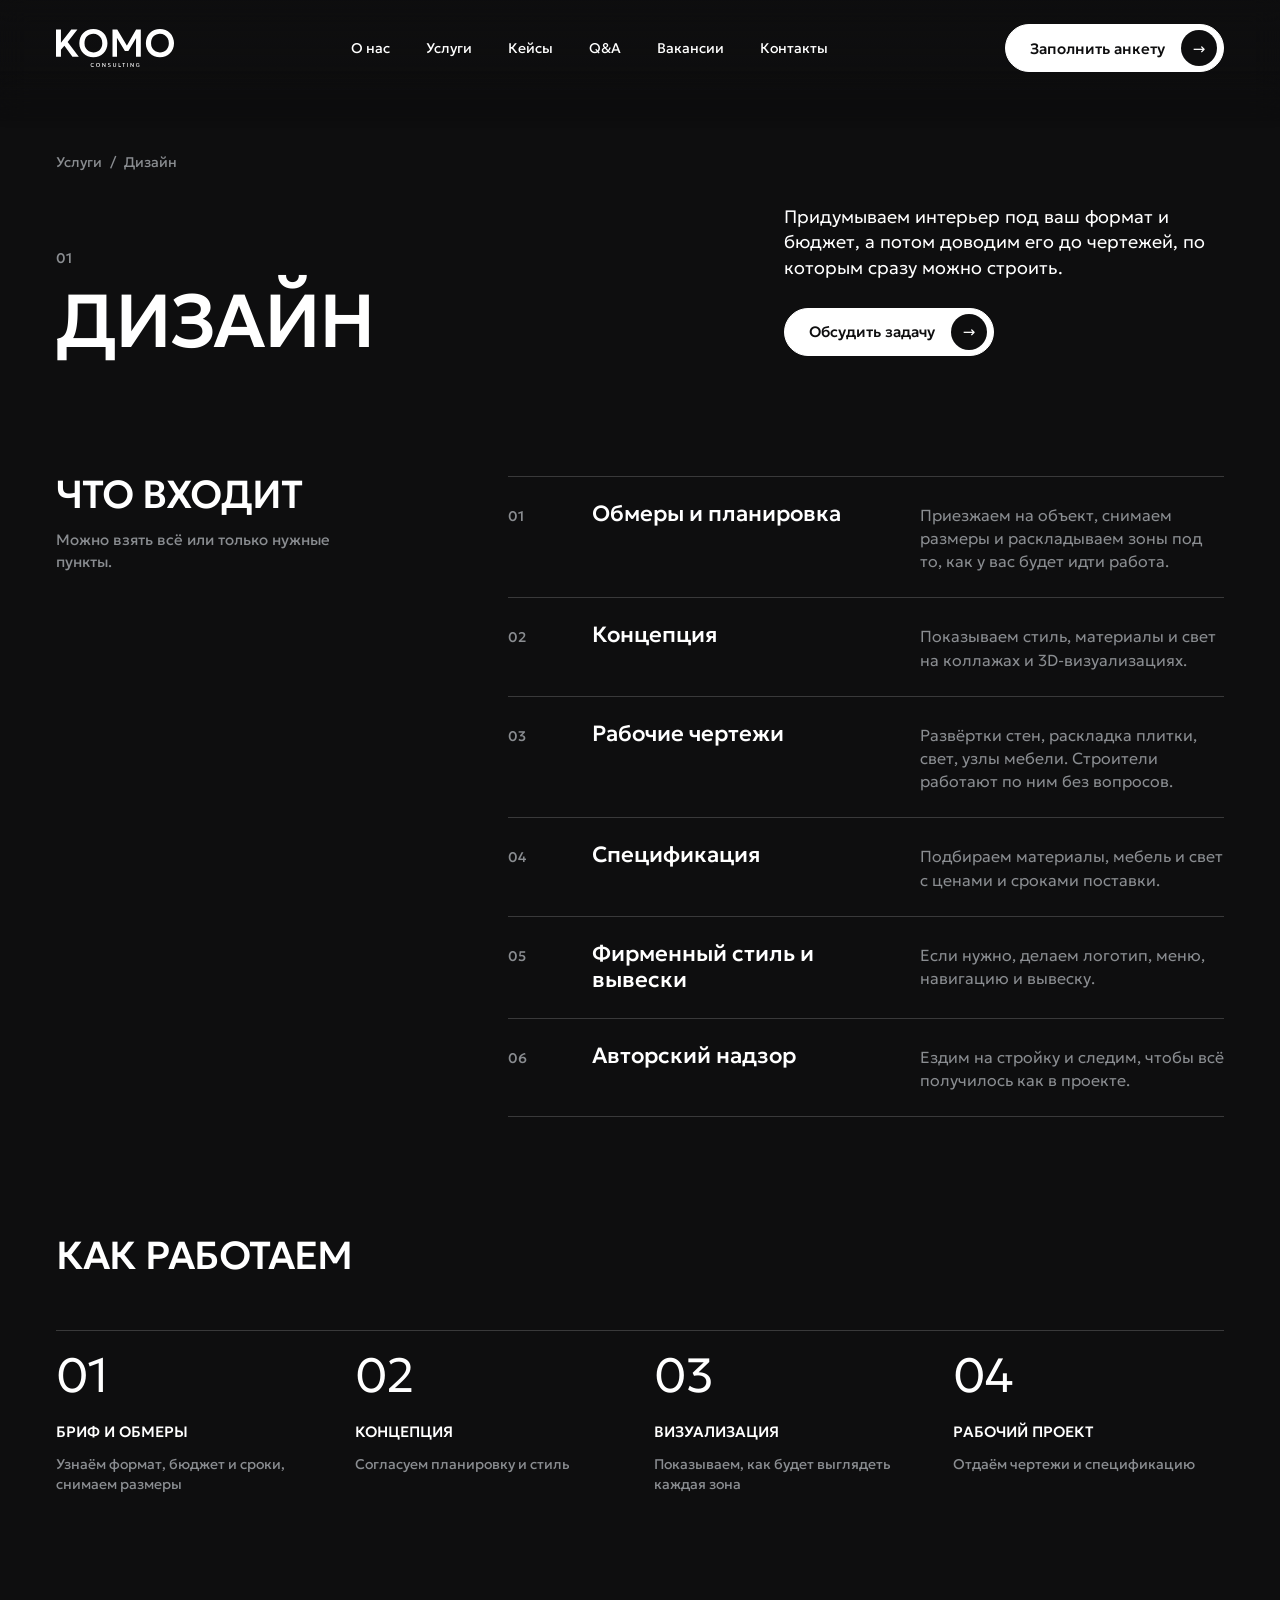
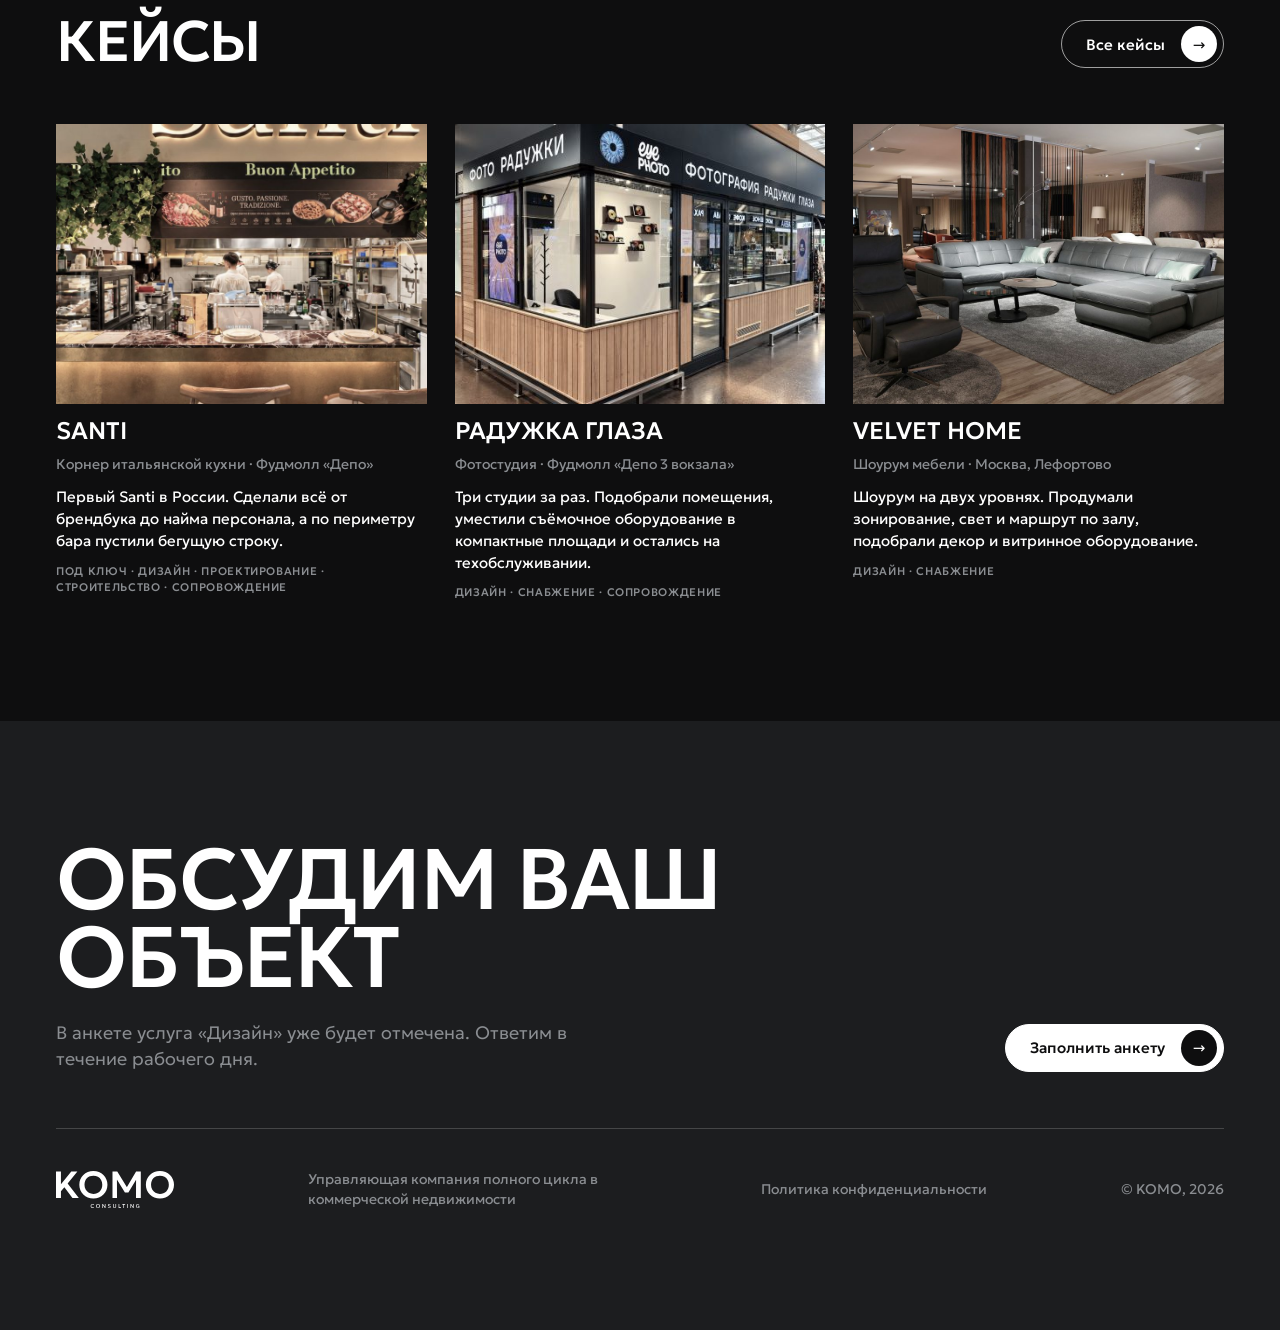
<file: services/design.html>
<!doctype html>
<html lang="ru">
<head>
<meta charset="utf-8">
<meta name="viewport" content="width=device-width, initial-scale=1">
<title>Дизайн интерьера кафе, магазинов и офисов в Москве · KOMO</title>
<meta name="description" content="Дизайн интерьера коммерческих помещений: планировка, концепция, 3D-визуализации, рабочие чертежи и авторский надзор.">
<link rel="canonical" href="https://komoconsulting.ru/services/design">
<meta property="og:title" content="Дизайн интерьера кафе, магазинов и офисов в Москве">
<meta property="og:description" content="Дизайн интерьера коммерческих помещений: планировка, концепция, 3D-визуализации, рабочие чертежи и авторский надзор.">
<meta property="og:image" content="https://komoconsulting.ru/img/hero.jpg">
<meta property="og:url" content="https://komoconsulting.ru/services/design">
<meta property="og:site_name" content="KOMO Consulting">
<meta property="og:locale" content="ru_RU">
<meta property="og:type" content="website">
<meta name="twitter:card" content="summary_large_image">
<meta name="theme-color" content="#0e0e0f">
<link rel="icon" href="/favicon.ico" sizes="48x48">
<link rel="icon" href="/favicon.svg" type="image/svg+xml">
<link rel="icon" href="/favicon-192.png" type="image/png" sizes="192x192">
<link rel="apple-touch-icon" href="/apple-touch-icon.png">
<link rel="preload" href="/fonts/geologica-cyrillic.woff2" as="font" type="font/woff2" crossorigin>
<link rel="stylesheet" href="/styles.css">
</head>
<body>

<header class="header" id="top">
  <div class="header__in wrap">
    <a href="/" class="header__logo" aria-label="KOMO, на главную"><img src="/img/logo.svg" alt="KOMO Consulting" width="118" height="37"></a>
    <nav class="nav" id="nav" aria-label="Меню">
      <a href="/#about">О нас</a>
      <a href="/#services">Услуги</a>
      <a href="/#cases">Кейсы</a>
      <a href="/#faq">Q&amp;A</a>
      <a href="/#jobs">Вакансии</a>
      <a href="/#contacts">Контакты</a>
      <a href="/?service=design" class="btn btn--light nav__cta">Заполнить анкету<span class="btn__arrow"><i>→</i></span></a>
    </nav>
    <a href="/?service=design" class="btn btn--light header__cta">Заполнить анкету<span class="btn__arrow"><i>→</i></span></a>
    <button class="burger" id="burger" aria-label="Открыть меню" aria-expanded="false" aria-controls="nav"><span></span><span></span></button>
  </div>
</header>

<main>

<section class="sec sec--black page-top">
  <div class="wrap">
    <p class="crumbs"><a href="/#services">Услуги</a><span>/</span>Дизайн</p>
    <div class="svc-hero">
      <div>
        <span class="num">01</span>
        <h1 class="display display--svc">Дизайн</h1>
      </div>
      <div class="svc-hero__side">
        <p class="lead">Придумываем интерьер под ваш формат и бюджет, а потом доводим его до чертежей, по которым сразу можно строить.</p>
        <a href="/?service=design" class="btn btn--light">Обсудить задачу<span class="btn__arrow"><i>→</i></span></a>
      </div>
    </div>
  </div>
</section>

<section class="sec sec--black sec--tight">
  <div class="wrap twocol">
    <div class="twocol__side">
      <h2 class="h3">Что входит</h2>
      <p class="muted">Можно взять всё или только нужные пункты.</p>
    </div>
    <ul class="rows">
        <li><span class="num">01</span><h3>Обмеры и планировка</h3><p>Приезжаем на объект, снимаем размеры и раскладываем зоны под то, как у вас будет идти работа.</p></li>
        <li><span class="num">02</span><h3>Концепция</h3><p>Показываем стиль, материалы и свет на коллажах и 3D-визуализациях.</p></li>
        <li><span class="num">03</span><h3>Рабочие чертежи</h3><p>Развёртки стен, раскладка плитки, свет, узлы мебели. Строители работают по ним без вопросов.</p></li>
        <li><span class="num">04</span><h3>Спецификация</h3><p>Подбираем материалы, мебель и свет с ценами и сроками поставки.</p></li>
        <li><span class="num">05</span><h3>Фирменный стиль и вывески</h3><p>Если нужно, делаем логотип, меню, навигацию и вывеску.</p></li>
        <li><span class="num">06</span><h3>Авторский надзор</h3><p>Ездим на стройку и следим, чтобы всё получилось как в проекте.</p></li>
    </ul>
  </div>
</section>

<section class="sec sec--black sec--tight">
  <div class="wrap">
    <h2 class="h3 block-t">Как работаем</h2>
    <ol class="steps steps--4">
        <li><span class="steps__n">01</span><h3>Бриф и обмеры</h3><p>Узнаём формат, бюджет и сроки, снимаем размеры</p></li>
        <li><span class="steps__n">02</span><h3>Концепция</h3><p>Согласуем планировку и стиль</p></li>
        <li><span class="steps__n">03</span><h3>Визуализация</h3><p>Показываем, как будет выглядеть каждая зона</p></li>
        <li><span class="steps__n">04</span><h3>Рабочий проект</h3><p>Отдаём чертежи и спецификацию</p></li>
    </ol>
  </div>
</section>

<section class="sec sec--black sec--tight">
  <div class="wrap">
    <div class="sec__head sec__head--end">
      <h2 class="h2">Кейсы</h2>
      <a href="/#cases" class="btn btn--outline">Все кейсы<span class="btn__arrow"><i>→</i></span></a>
    </div>
    <div class="cases">
        <article class="case">
          <img src="/img/santi.jpg" alt="Корнер Santi в фудмолле «Депо»" loading="lazy" width="424" height="320">
          <h3 class="case__t">Santi</h3>
          <p class="case__m">Корнер итальянской кухни · Фудмолл «Депо»</p>
          <p class="case__d">Первый Santi в России. Сделали всё от брендбука до найма персонала, а по периметру бара пустили бегущую строку.</p>
          <p class="case__tags">Под ключ · Дизайн · Проектирование · Строительство · Сопровождение</p>
        </article>
        <article class="case" data-tags="design supply support">
          <img src="/img/raduzhka.jpg" alt="Фотостудия «Радужка глаза»" loading="lazy" width="424" height="320">
          <h3 class="case__t">Радужка глаза</h3>
          <p class="case__m">Фотостудия · Фудмолл «Депо 3 вокзала»</p>
          <p class="case__d">Три студии за раз. Подобрали помещения, уместили съёмочное оборудование в компактные площади и остались на техобслуживании.</p>
          <p class="case__tags">Дизайн · Снабжение · Сопровождение</p>
        </article>
        <article class="case" data-tags="design supply">
          <img src="/img/velvet.jpg" alt="Шоурум Velvet Home" loading="lazy" width="960" height="720">
          <h3 class="case__t">Velvet Home</h3>
          <p class="case__m">Шоурум мебели · Москва, Лефортово</p>
          <p class="case__d">Шоурум на двух уровнях. Продумали зонирование, свет и маршрут по залу, подобрали декор и витринное оборудование.</p>
          <p class="case__tags">Дизайн · Снабжение</p>
        </article>
    </div>
  </div>
</section>

<section class="sec sec--graphite">
  <div class="wrap">
    <div class="cta">
      <div class="cta__text">
        <h2 class="display display--contacts">Обсудим ваш объект</h2>
        <p class="muted">В анкете услуга «Дизайн» уже будет отмечена. Ответим в течение рабочего дня.</p>
      </div>
      <a href="/?service=design" class="btn btn--light">Заполнить анкету<span class="btn__arrow"><i>→</i></span></a>
    </div>
    <footer class="footer">
      <img src="/img/logo.svg" alt="KOMO Consulting" width="118" height="37">
      <p>Управляющая компания полного цикла в коммерческой недвижимости</p>
      <a href="/privacy">Политика конфиденциальности</a>
      <p>© KOMO, 2026</p>
    </footer>
  </div>
</section>

</main>
<script src="/vendor/lenis-1.1.20.min.js" defer></script>
<script src="/main.js" defer></script>
</body>
</html>
</file>
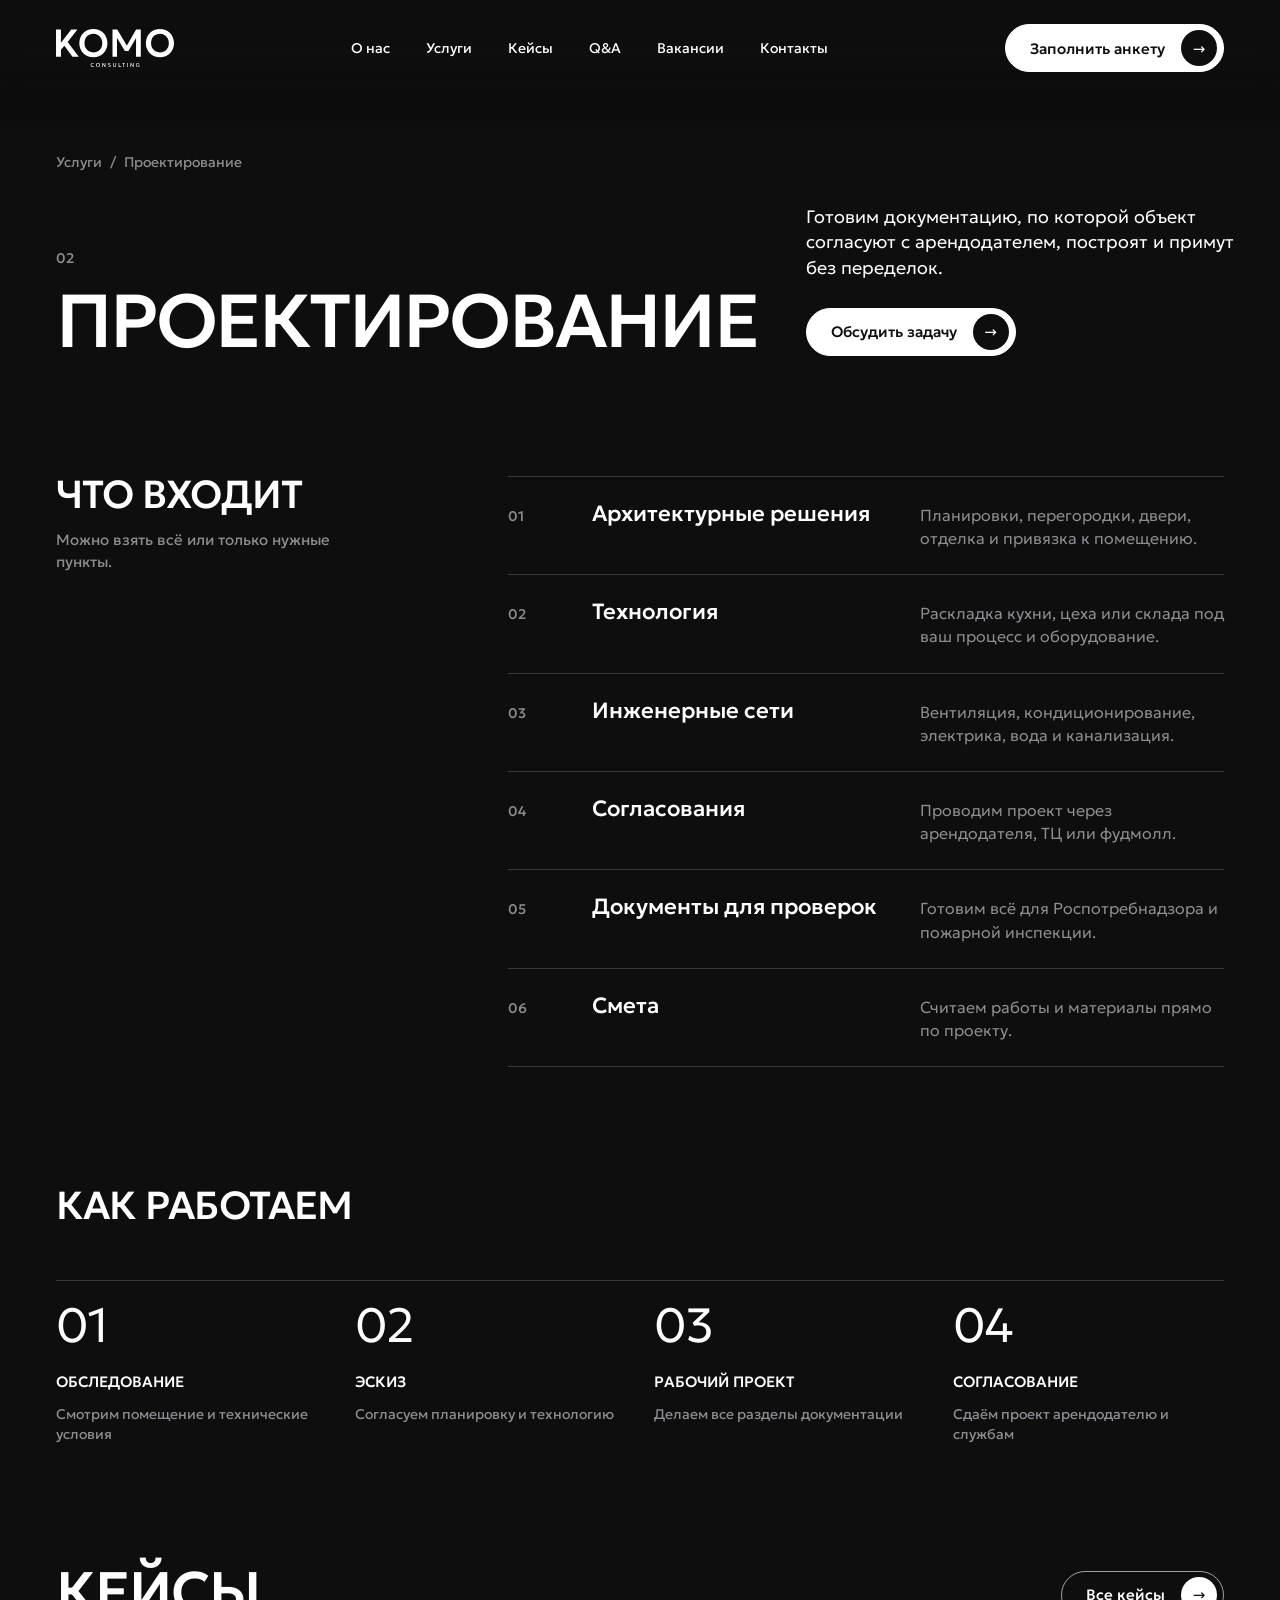
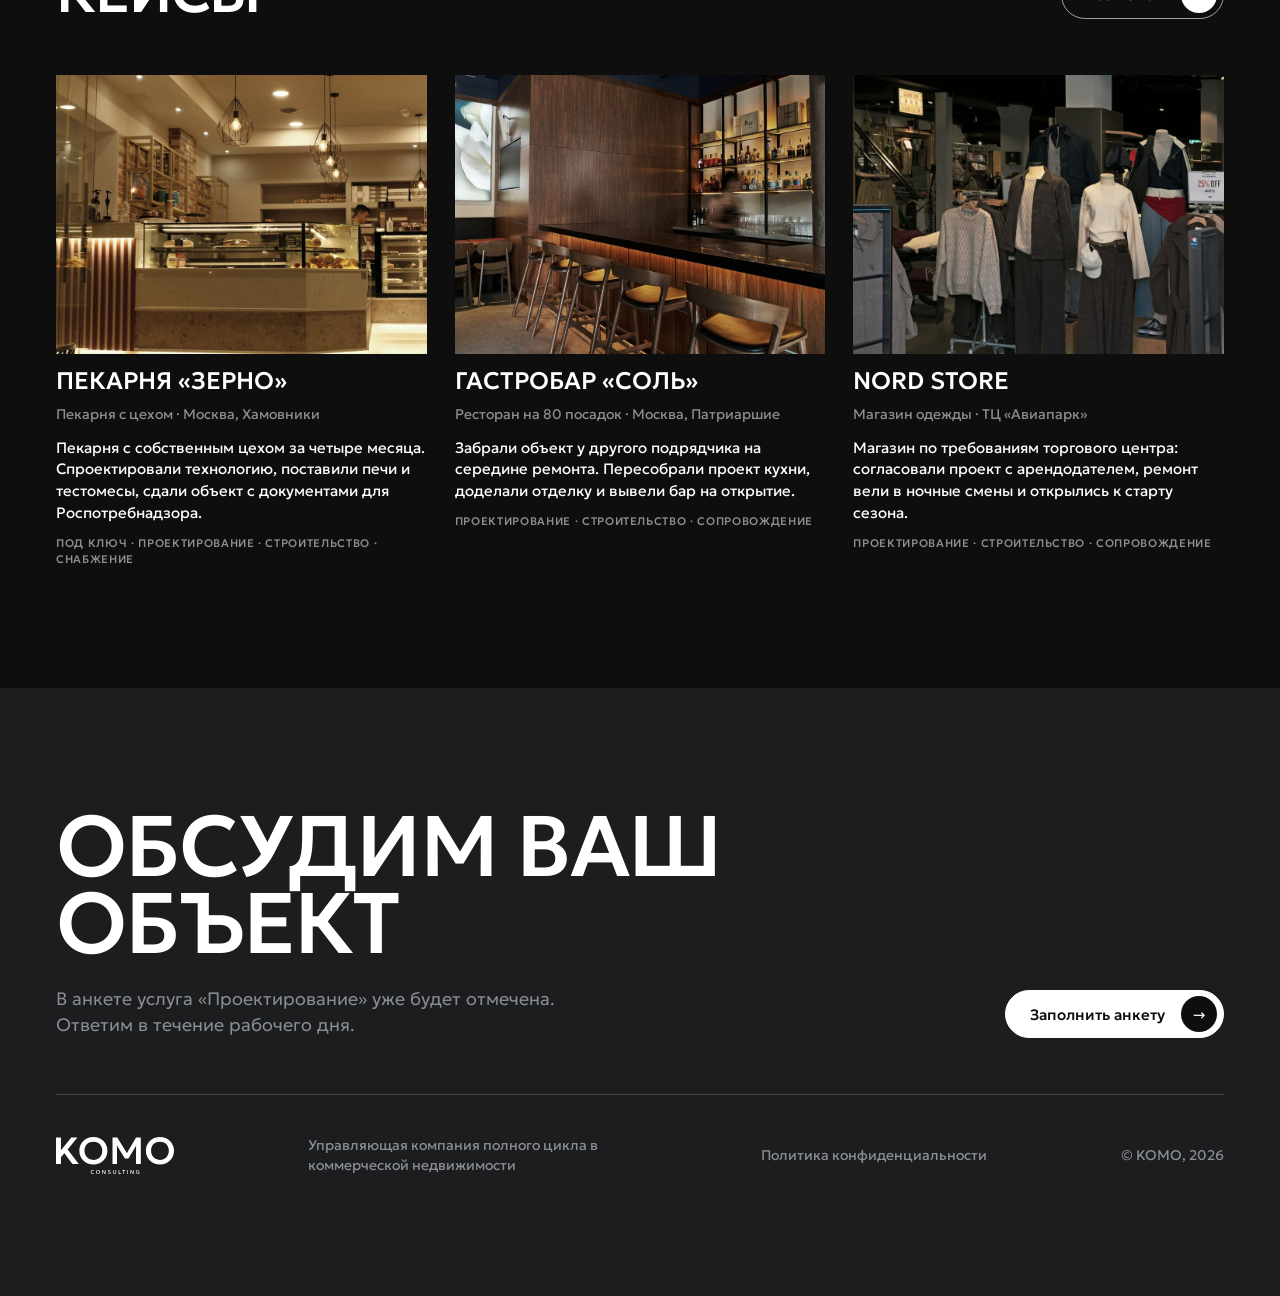
<file: services/project.html>
<!doctype html>
<html lang="ru">
<head>
<meta charset="utf-8">
<meta name="viewport" content="width=device-width, initial-scale=1">
<title>Проектирование коммерческих помещений в Москве · KOMO</title>
<meta name="description" content="Проектная документация для кафе, ресторанов, магазинов и производств: архитектура, технология, инженерные сети и согласования.">
<link rel="canonical" href="https://komoconsulting.ru/services/project">
<meta property="og:title" content="Проектирование коммерческих помещений в Москве">
<meta property="og:description" content="Проектная документация для кафе, ресторанов, магазинов и производств: архитектура, технология, инженерные сети и согласования.">
<meta property="og:image" content="https://komoconsulting.ru/img/hero.jpg">
<meta property="og:url" content="https://komoconsulting.ru/services/project">
<meta property="og:site_name" content="KOMO Consulting">
<meta property="og:locale" content="ru_RU">
<meta property="og:type" content="website">
<meta name="twitter:card" content="summary_large_image">
<meta name="theme-color" content="#0e0e0f">
<link rel="icon" href="/favicon.ico" sizes="48x48">
<link rel="icon" href="/favicon.svg" type="image/svg+xml">
<link rel="icon" href="/favicon-192.png" type="image/png" sizes="192x192">
<link rel="apple-touch-icon" href="/apple-touch-icon.png">
<link rel="preload" href="/fonts/geologica-cyrillic.woff2" as="font" type="font/woff2" crossorigin>
<link rel="stylesheet" href="/styles.css">
</head>
<body>

<header class="header" id="top">
  <div class="header__in wrap">
    <a href="/" class="header__logo" aria-label="KOMO, на главную"><img src="/img/logo.svg" alt="KOMO Consulting" width="118" height="37"></a>
    <nav class="nav" id="nav" aria-label="Меню">
      <a href="/#about">О нас</a>
      <a href="/#services">Услуги</a>
      <a href="/#cases">Кейсы</a>
      <a href="/#faq">Q&amp;A</a>
      <a href="/#jobs">Вакансии</a>
      <a href="/#contacts">Контакты</a>
      <a href="/?service=project" class="btn btn--light nav__cta">Заполнить анкету<span class="btn__arrow"><i>→</i></span></a>
    </nav>
    <a href="/?service=project" class="btn btn--light header__cta">Заполнить анкету<span class="btn__arrow"><i>→</i></span></a>
    <button class="burger" id="burger" aria-label="Открыть меню" aria-expanded="false" aria-controls="nav"><span></span><span></span></button>
  </div>
</header>

<main>

<section class="sec sec--black page-top">
  <div class="wrap">
    <p class="crumbs"><a href="/#services">Услуги</a><span>/</span>Проектирование</p>
    <div class="svc-hero">
      <div>
        <span class="num">02</span>
        <h1 class="display display--svc">Проектирование</h1>
      </div>
      <div class="svc-hero__side">
        <p class="lead">Готовим документацию, по которой объект согласуют с арендодателем, построят и примут без переделок.</p>
        <a href="/?service=project" class="btn btn--light">Обсудить задачу<span class="btn__arrow"><i>→</i></span></a>
      </div>
    </div>
  </div>
</section>

<section class="sec sec--black sec--tight">
  <div class="wrap twocol">
    <div class="twocol__side">
      <h2 class="h3">Что входит</h2>
      <p class="muted">Можно взять всё или только нужные пункты.</p>
    </div>
    <ul class="rows">
        <li><span class="num">01</span><h3>Архитектурные решения</h3><p>Планировки, перегородки, двери, отделка и привязка к помещению.</p></li>
        <li><span class="num">02</span><h3>Технология</h3><p>Раскладка кухни, цеха или склада под ваш процесс и оборудование.</p></li>
        <li><span class="num">03</span><h3>Инженерные сети</h3><p>Вентиляция, кондиционирование, электрика, вода и канализация.</p></li>
        <li><span class="num">04</span><h3>Согласования</h3><p>Проводим проект через арендодателя, ТЦ или фудмолл.</p></li>
        <li><span class="num">05</span><h3>Документы для проверок</h3><p>Готовим всё для Роспотребнадзора и пожарной инспекции.</p></li>
        <li><span class="num">06</span><h3>Смета</h3><p>Считаем работы и материалы прямо по проекту.</p></li>
    </ul>
  </div>
</section>

<section class="sec sec--black sec--tight">
  <div class="wrap">
    <h2 class="h3 block-t">Как работаем</h2>
    <ol class="steps steps--4">
        <li><span class="steps__n">01</span><h3>Обследование</h3><p>Смотрим помещение и технические условия</p></li>
        <li><span class="steps__n">02</span><h3>Эскиз</h3><p>Согласуем планировку и технологию</p></li>
        <li><span class="steps__n">03</span><h3>Рабочий проект</h3><p>Делаем все разделы документации</p></li>
        <li><span class="steps__n">04</span><h3>Согласование</h3><p>Сдаём проект арендодателю и службам</p></li>
    </ol>
  </div>
</section>

<section class="sec sec--black sec--tight">
  <div class="wrap">
    <div class="sec__head sec__head--end">
      <h2 class="h2">Кейсы</h2>
      <a href="/#cases" class="btn btn--outline">Все кейсы<span class="btn__arrow"><i>→</i></span></a>
    </div>
    <div class="cases">
        <article class="case" data-tags="turnkey project build supply">
          <img src="/img/zerno.jpg" alt="Пекарня «Зерно»" loading="lazy" width="960" height="720">
          <h3 class="case__t">Пекарня «Зерно»</h3>
          <p class="case__m">Пекарня с цехом · Москва, Хамовники</p>
          <p class="case__d">Пекарня с собственным цехом за четыре месяца. Спроектировали технологию, поставили печи и тестомесы, сдали объект с документами для Роспотребнадзора.</p>
          <p class="case__tags">Под ключ · Проектирование · Строительство · Снабжение</p>
        </article>
        <article class="case" data-tags="project build support">
          <img src="/img/sol.jpg" alt="Гастробар «Соль»" loading="lazy" width="960" height="720">
          <h3 class="case__t">Гастробар «Соль»</h3>
          <p class="case__m">Ресторан на 80 посадок · Москва, Патриаршие</p>
          <p class="case__d">Забрали объект у другого подрядчика на середине ремонта. Пересобрали проект кухни, доделали отделку и вывели бар на открытие.</p>
          <p class="case__tags">Проектирование · Строительство · Сопровождение</p>
        </article>
        <article class="case" data-tags="project build support">
          <img src="/img/nord.jpg" alt="Магазин Nord Store" loading="lazy" width="960" height="720">
          <h3 class="case__t">Nord Store</h3>
          <p class="case__m">Магазин одежды · ТЦ «Авиапарк»</p>
          <p class="case__d">Магазин по требованиям торгового центра: согласовали проект с арендодателем, ремонт вели в ночные смены и открылись к старту сезона.</p>
          <p class="case__tags">Проектирование · Строительство · Сопровождение</p>
        </article>
    </div>
  </div>
</section>

<section class="sec sec--graphite">
  <div class="wrap">
    <div class="cta">
      <div class="cta__text">
        <h2 class="display display--contacts">Обсудим ваш объект</h2>
        <p class="muted">В анкете услуга «Проектирование» уже будет отмечена. Ответим в течение рабочего дня.</p>
      </div>
      <a href="/?service=project" class="btn btn--light">Заполнить анкету<span class="btn__arrow"><i>→</i></span></a>
    </div>
    <footer class="footer">
      <img src="/img/logo.svg" alt="KOMO Consulting" width="118" height="37">
      <p>Управляющая компания полного цикла в коммерческой недвижимости</p>
      <a href="/privacy">Политика конфиденциальности</a>
      <p>© KOMO, 2026</p>
    </footer>
  </div>
</section>

</main>
<script src="/vendor/lenis-1.1.20.min.js" defer></script>
<script src="/main.js" defer></script>
</body>
</html>
</file>
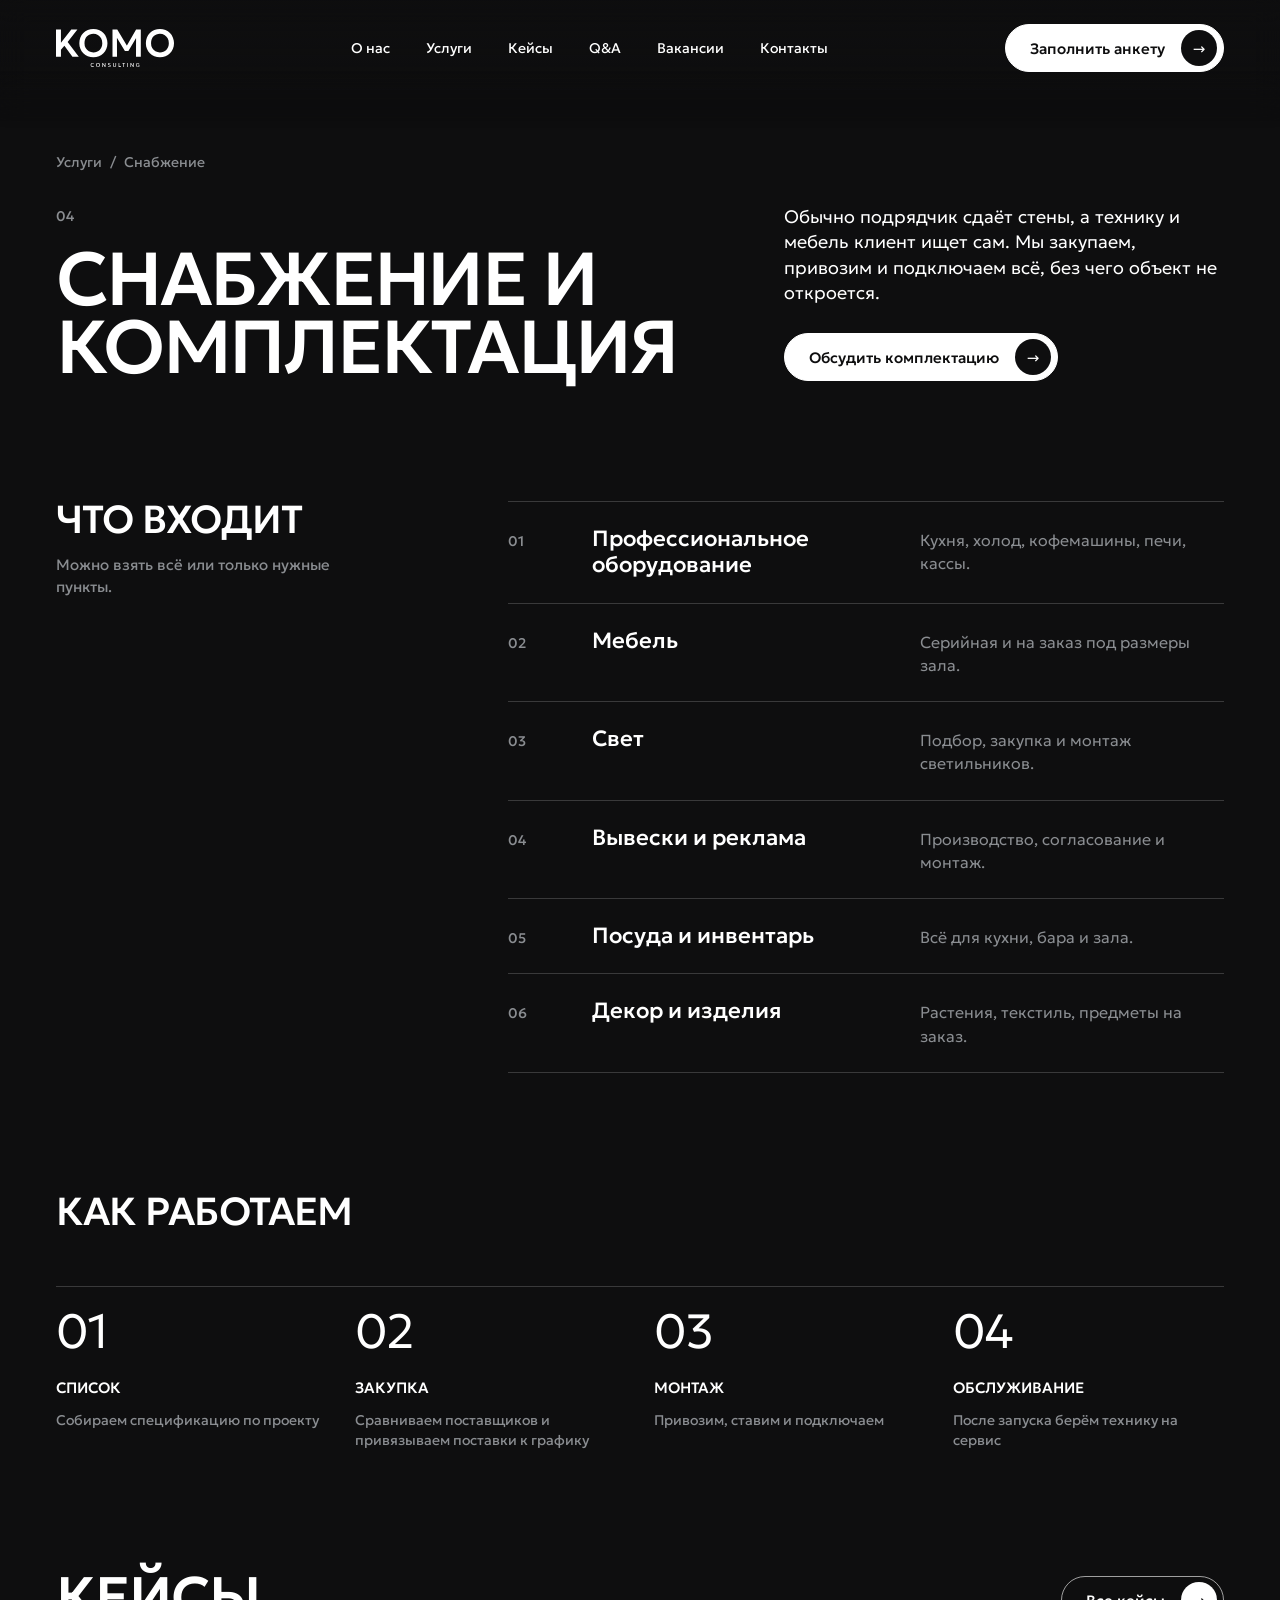
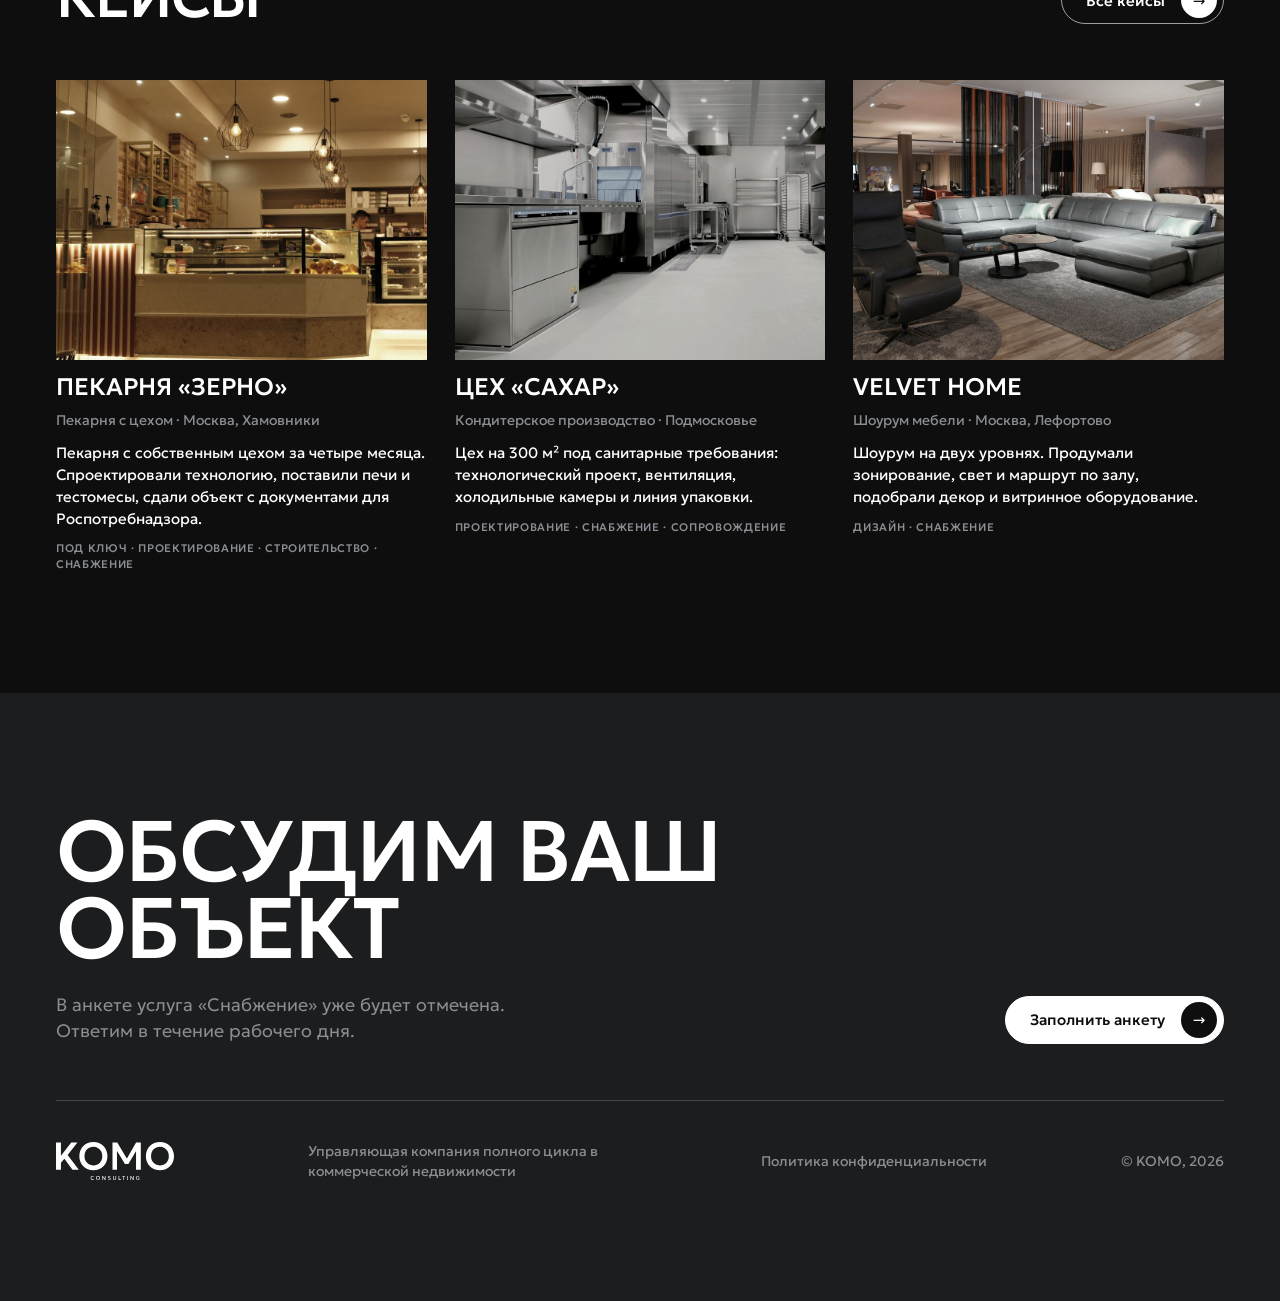
<file: services/supply.html>
<!doctype html>
<html lang="ru">
<head>
<meta charset="utf-8">
<meta name="viewport" content="width=device-width, initial-scale=1">
<title>Снабжение и комплектация кафе, ресторанов и магазинов · KOMO</title>
<meta name="description" content="Закупаем, привозим и подключаем оборудование, мебель, свет, вывески, посуду и декор. После запуска берём технику на обслуживание.">
<link rel="canonical" href="https://komoconsulting.ru/services/supply">
<meta property="og:title" content="Снабжение и комплектация кафе, ресторанов и магазинов">
<meta property="og:description" content="Закупаем, привозим и подключаем оборудование, мебель, свет, вывески, посуду и декор. После запуска берём технику на обслуживание.">
<meta property="og:image" content="https://komoconsulting.ru/img/hero.jpg">
<meta property="og:url" content="https://komoconsulting.ru/services/supply">
<meta property="og:site_name" content="KOMO Consulting">
<meta property="og:locale" content="ru_RU">
<meta property="og:type" content="website">
<meta name="twitter:card" content="summary_large_image">
<meta name="theme-color" content="#0e0e0f">
<link rel="icon" href="/favicon.ico" sizes="48x48">
<link rel="icon" href="/favicon.svg" type="image/svg+xml">
<link rel="icon" href="/favicon-192.png" type="image/png" sizes="192x192">
<link rel="apple-touch-icon" href="/apple-touch-icon.png">
<link rel="preload" href="/fonts/geologica-cyrillic.woff2" as="font" type="font/woff2" crossorigin>
<link rel="stylesheet" href="/styles.css">
</head>
<body>

<header class="header" id="top">
  <div class="header__in wrap">
    <a href="/" class="header__logo" aria-label="KOMO, на главную"><img src="/img/logo.svg" alt="KOMO Consulting" width="118" height="37"></a>
    <nav class="nav" id="nav" aria-label="Меню">
      <a href="/#about">О нас</a>
      <a href="/#services">Услуги</a>
      <a href="/#cases">Кейсы</a>
      <a href="/#faq">Q&amp;A</a>
      <a href="/#jobs">Вакансии</a>
      <a href="/#contacts">Контакты</a>
      <a href="/?service=supply" class="btn btn--light nav__cta">Заполнить анкету<span class="btn__arrow"><i>→</i></span></a>
    </nav>
    <a href="/?service=supply" class="btn btn--light header__cta">Заполнить анкету<span class="btn__arrow"><i>→</i></span></a>
    <button class="burger" id="burger" aria-label="Открыть меню" aria-expanded="false" aria-controls="nav"><span></span><span></span></button>
  </div>
</header>

<main>

<section class="sec sec--black page-top">
  <div class="wrap">
    <p class="crumbs"><a href="/#services">Услуги</a><span>/</span>Снабжение</p>
    <div class="svc-hero">
      <div>
        <span class="num">04</span>
        <h1 class="display display--svc">Снабжение и комплектация</h1>
      </div>
      <div class="svc-hero__side">
        <p class="lead">Обычно подрядчик сдаёт стены, а технику и мебель клиент ищет сам. Мы закупаем, привозим и подключаем всё, без чего объект не откроется.</p>
        <a href="/?service=supply" class="btn btn--light">Обсудить комплектацию<span class="btn__arrow"><i>→</i></span></a>
      </div>
    </div>
  </div>
</section>

<section class="sec sec--black sec--tight">
  <div class="wrap twocol">
    <div class="twocol__side">
      <h2 class="h3">Что входит</h2>
      <p class="muted">Можно взять всё или только нужные пункты.</p>
    </div>
    <ul class="rows">
        <li><span class="num">01</span><h3>Профессиональное оборудование</h3><p>Кухня, холод, кофемашины, печи, кассы.</p></li>
        <li><span class="num">02</span><h3>Мебель</h3><p>Серийная и на заказ под размеры зала.</p></li>
        <li><span class="num">03</span><h3>Свет</h3><p>Подбор, закупка и монтаж светильников.</p></li>
        <li><span class="num">04</span><h3>Вывески и реклама</h3><p>Производство, согласование и монтаж.</p></li>
        <li><span class="num">05</span><h3>Посуда и инвентарь</h3><p>Всё для кухни, бара и зала.</p></li>
        <li><span class="num">06</span><h3>Декор и изделия</h3><p>Растения, текстиль, предметы на заказ.</p></li>
    </ul>
  </div>
</section>

<section class="sec sec--black sec--tight">
  <div class="wrap">
    <h2 class="h3 block-t">Как работаем</h2>
    <ol class="steps steps--4">
        <li><span class="steps__n">01</span><h3>Список</h3><p>Собираем спецификацию по проекту</p></li>
        <li><span class="steps__n">02</span><h3>Закупка</h3><p>Сравниваем поставщиков и привязываем поставки к графику</p></li>
        <li><span class="steps__n">03</span><h3>Монтаж</h3><p>Привозим, ставим и подключаем</p></li>
        <li><span class="steps__n">04</span><h3>Обслуживание</h3><p>После запуска берём технику на сервис</p></li>
    </ol>
  </div>
</section>

<section class="sec sec--black sec--tight">
  <div class="wrap">
    <div class="sec__head sec__head--end">
      <h2 class="h2">Кейсы</h2>
      <a href="/#cases" class="btn btn--outline">Все кейсы<span class="btn__arrow"><i>→</i></span></a>
    </div>
    <div class="cases">
        <article class="case" data-tags="turnkey project build supply">
          <img src="/img/zerno.jpg" alt="Пекарня «Зерно»" loading="lazy" width="960" height="720">
          <h3 class="case__t">Пекарня «Зерно»</h3>
          <p class="case__m">Пекарня с цехом · Москва, Хамовники</p>
          <p class="case__d">Пекарня с собственным цехом за четыре месяца. Спроектировали технологию, поставили печи и тестомесы, сдали объект с документами для Роспотребнадзора.</p>
          <p class="case__tags">Под ключ · Проектирование · Строительство · Снабжение</p>
        </article>
        <article class="case" data-tags="project supply support">
          <img src="/img/sahar.jpg" alt="Кондитерский цех «Сахар»" loading="lazy" width="960" height="720">
          <h3 class="case__t">Цех «Сахар»</h3>
          <p class="case__m">Кондитерское производство · Подмосковье</p>
          <p class="case__d">Цех на 300 м² под санитарные требования: технологический проект, вентиляция, холодильные камеры и линия упаковки.</p>
          <p class="case__tags">Проектирование · Снабжение · Сопровождение</p>
        </article>
        <article class="case" data-tags="design supply">
          <img src="/img/velvet.jpg" alt="Шоурум Velvet Home" loading="lazy" width="960" height="720">
          <h3 class="case__t">Velvet Home</h3>
          <p class="case__m">Шоурум мебели · Москва, Лефортово</p>
          <p class="case__d">Шоурум на двух уровнях. Продумали зонирование, свет и маршрут по залу, подобрали декор и витринное оборудование.</p>
          <p class="case__tags">Дизайн · Снабжение</p>
        </article>
    </div>
  </div>
</section>

<section class="sec sec--graphite">
  <div class="wrap">
    <div class="cta">
      <div class="cta__text">
        <h2 class="display display--contacts">Обсудим ваш объект</h2>
        <p class="muted">В анкете услуга «Снабжение» уже будет отмечена. Ответим в течение рабочего дня.</p>
      </div>
      <a href="/?service=supply" class="btn btn--light">Заполнить анкету<span class="btn__arrow"><i>→</i></span></a>
    </div>
    <footer class="footer">
      <img src="/img/logo.svg" alt="KOMO Consulting" width="118" height="37">
      <p>Управляющая компания полного цикла в коммерческой недвижимости</p>
      <a href="/privacy">Политика конфиденциальности</a>
      <p>© KOMO, 2026</p>
    </footer>
  </div>
</section>

</main>
<script src="/vendor/lenis-1.1.20.min.js" defer></script>
<script src="/main.js" defer></script>
</body>
</html>
</file>
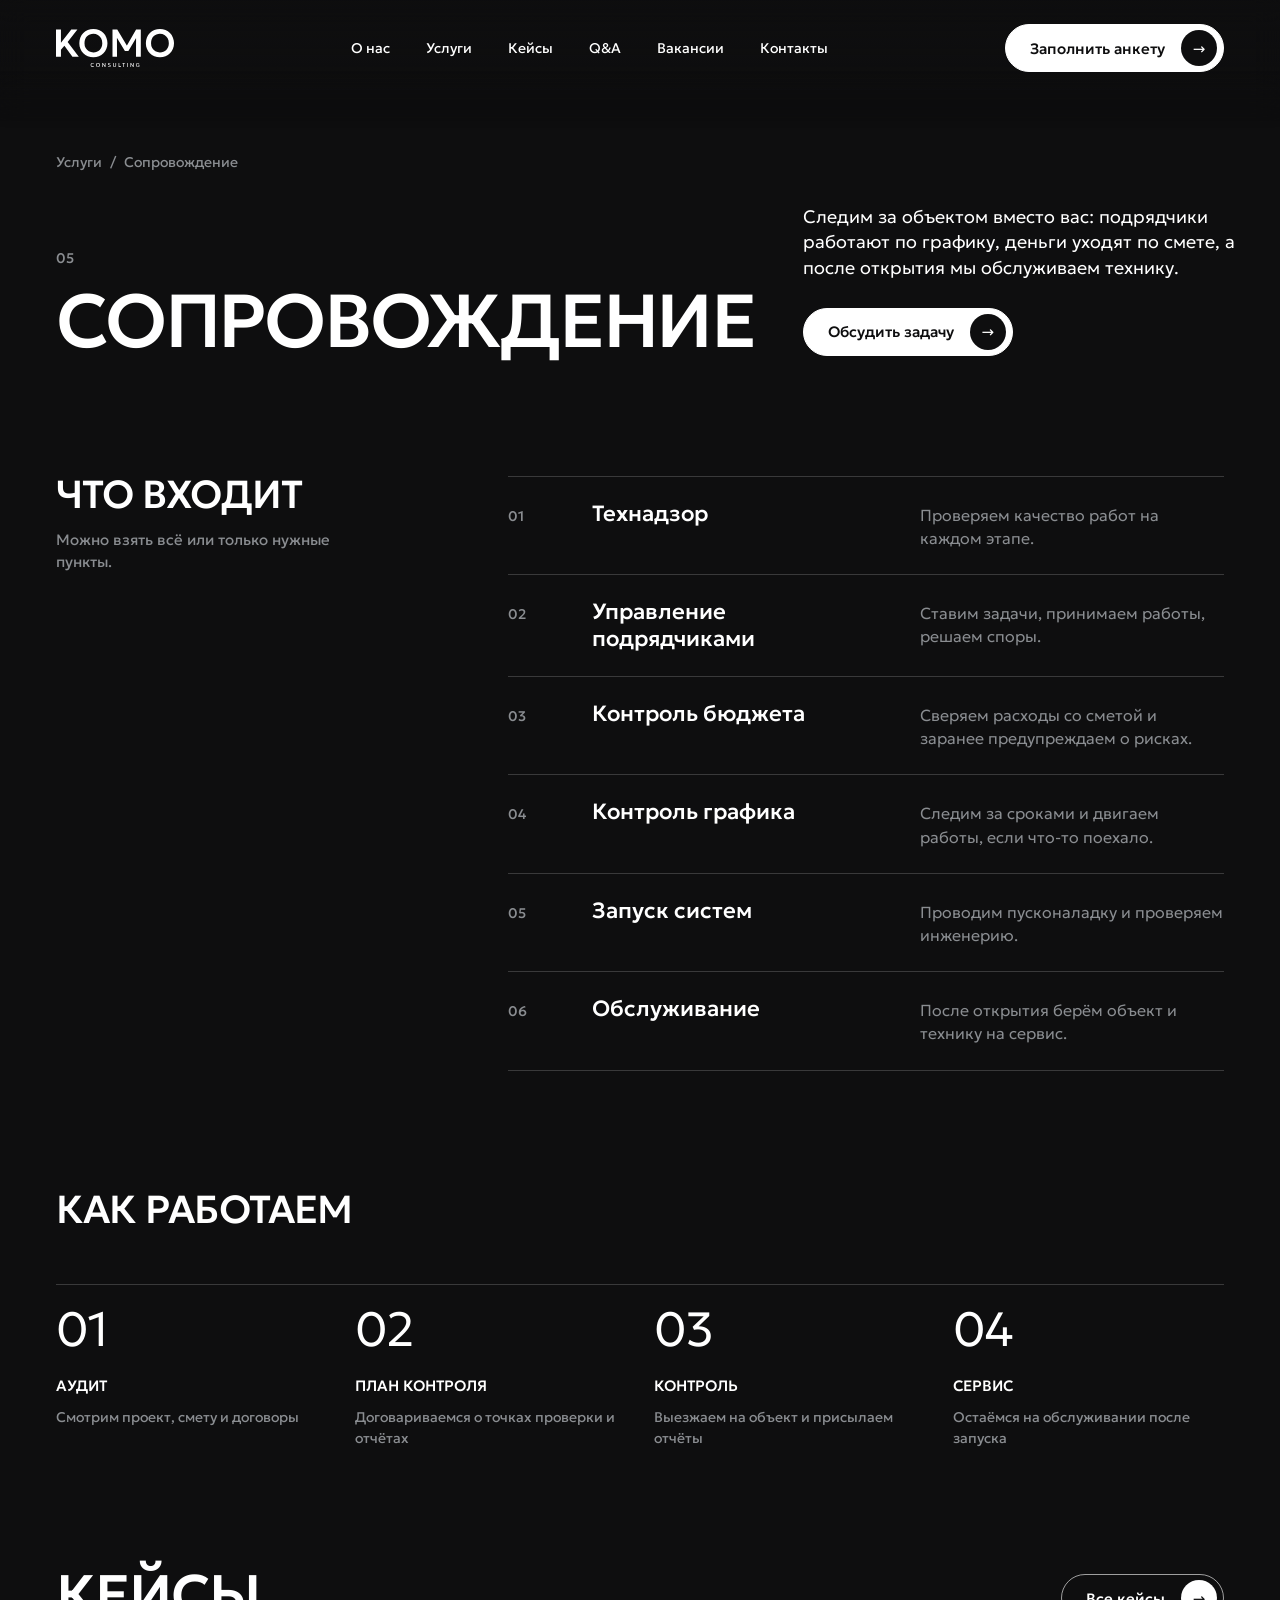
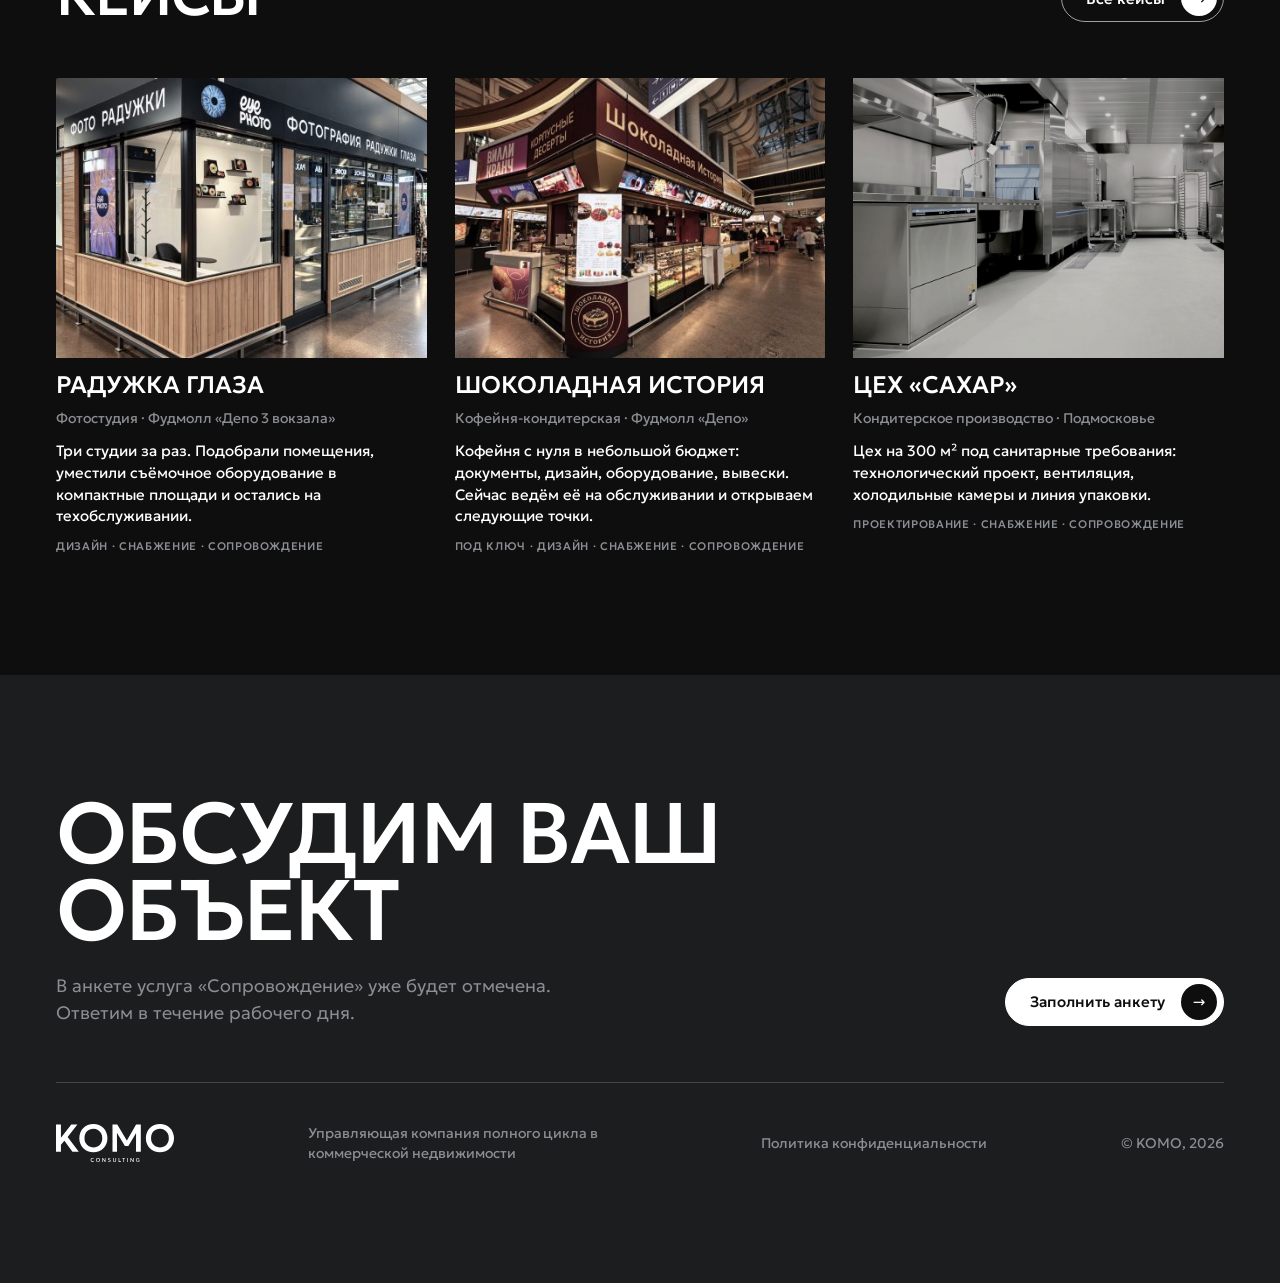
<file: services/support.html>
<!doctype html>
<html lang="ru">
<head>
<meta charset="utf-8">
<meta name="viewport" content="width=device-width, initial-scale=1">
<title>Сопровождение ремонта и открытия бизнеса в Москве · KOMO</title>
<meta name="description" content="Технадзор, управление подрядчиками, контроль бюджета и сроков, пусконаладка и обслуживание объекта после открытия.">
<link rel="canonical" href="https://komoconsulting.ru/services/support">
<meta property="og:title" content="Сопровождение ремонта и открытия бизнеса в Москве">
<meta property="og:description" content="Технадзор, управление подрядчиками, контроль бюджета и сроков, пусконаладка и обслуживание объекта после открытия.">
<meta property="og:image" content="https://komoconsulting.ru/img/hero.jpg">
<meta property="og:url" content="https://komoconsulting.ru/services/support">
<meta property="og:site_name" content="KOMO Consulting">
<meta property="og:locale" content="ru_RU">
<meta property="og:type" content="website">
<meta name="twitter:card" content="summary_large_image">
<meta name="theme-color" content="#0e0e0f">
<link rel="icon" href="/favicon.ico" sizes="48x48">
<link rel="icon" href="/favicon.svg" type="image/svg+xml">
<link rel="icon" href="/favicon-192.png" type="image/png" sizes="192x192">
<link rel="apple-touch-icon" href="/apple-touch-icon.png">
<link rel="preload" href="/fonts/geologica-cyrillic.woff2" as="font" type="font/woff2" crossorigin>
<link rel="stylesheet" href="/styles.css">
</head>
<body>

<header class="header" id="top">
  <div class="header__in wrap">
    <a href="/" class="header__logo" aria-label="KOMO, на главную"><img src="/img/logo.svg" alt="KOMO Consulting" width="118" height="37"></a>
    <nav class="nav" id="nav" aria-label="Меню">
      <a href="/#about">О нас</a>
      <a href="/#services">Услуги</a>
      <a href="/#cases">Кейсы</a>
      <a href="/#faq">Q&amp;A</a>
      <a href="/#jobs">Вакансии</a>
      <a href="/#contacts">Контакты</a>
      <a href="/?service=support" class="btn btn--light nav__cta">Заполнить анкету<span class="btn__arrow"><i>→</i></span></a>
    </nav>
    <a href="/?service=support" class="btn btn--light header__cta">Заполнить анкету<span class="btn__arrow"><i>→</i></span></a>
    <button class="burger" id="burger" aria-label="Открыть меню" aria-expanded="false" aria-controls="nav"><span></span><span></span></button>
  </div>
</header>

<main>

<section class="sec sec--black page-top">
  <div class="wrap">
    <p class="crumbs"><a href="/#services">Услуги</a><span>/</span>Сопровождение</p>
    <div class="svc-hero">
      <div>
        <span class="num">05</span>
        <h1 class="display display--svc">Сопровождение</h1>
      </div>
      <div class="svc-hero__side">
        <p class="lead">Следим за объектом вместо вас: подрядчики работают по графику, деньги уходят по смете, а после открытия мы обслуживаем технику.</p>
        <a href="/?service=support" class="btn btn--light">Обсудить задачу<span class="btn__arrow"><i>→</i></span></a>
      </div>
    </div>
  </div>
</section>

<section class="sec sec--black sec--tight">
  <div class="wrap twocol">
    <div class="twocol__side">
      <h2 class="h3">Что входит</h2>
      <p class="muted">Можно взять всё или только нужные пункты.</p>
    </div>
    <ul class="rows">
        <li><span class="num">01</span><h3>Технадзор</h3><p>Проверяем качество работ на каждом этапе.</p></li>
        <li><span class="num">02</span><h3>Управление подрядчиками</h3><p>Ставим задачи, принимаем работы, решаем споры.</p></li>
        <li><span class="num">03</span><h3>Контроль бюджета</h3><p>Сверяем расходы со сметой и заранее предупреждаем о рисках.</p></li>
        <li><span class="num">04</span><h3>Контроль графика</h3><p>Следим за сроками и двигаем работы, если что-то поехало.</p></li>
        <li><span class="num">05</span><h3>Запуск систем</h3><p>Проводим пусконаладку и проверяем инженерию.</p></li>
        <li><span class="num">06</span><h3>Обслуживание</h3><p>После открытия берём объект и технику на сервис.</p></li>
    </ul>
  </div>
</section>

<section class="sec sec--black sec--tight">
  <div class="wrap">
    <h2 class="h3 block-t">Как работаем</h2>
    <ol class="steps steps--4">
        <li><span class="steps__n">01</span><h3>Аудит</h3><p>Смотрим проект, смету и договоры</p></li>
        <li><span class="steps__n">02</span><h3>План контроля</h3><p>Договариваемся о точках проверки и отчётах</p></li>
        <li><span class="steps__n">03</span><h3>Контроль</h3><p>Выезжаем на объект и присылаем отчёты</p></li>
        <li><span class="steps__n">04</span><h3>Сервис</h3><p>Остаёмся на обслуживании после запуска</p></li>
    </ol>
  </div>
</section>

<section class="sec sec--black sec--tight">
  <div class="wrap">
    <div class="sec__head sec__head--end">
      <h2 class="h2">Кейсы</h2>
      <a href="/#cases" class="btn btn--outline">Все кейсы<span class="btn__arrow"><i>→</i></span></a>
    </div>
    <div class="cases">
        <article class="case" data-tags="design supply support">
          <img src="/img/raduzhka.jpg" alt="Фотостудия «Радужка глаза»" loading="lazy" width="424" height="320">
          <h3 class="case__t">Радужка глаза</h3>
          <p class="case__m">Фотостудия · Фудмолл «Депо 3 вокзала»</p>
          <p class="case__d">Три студии за раз. Подобрали помещения, уместили съёмочное оборудование в компактные площади и остались на техобслуживании.</p>
          <p class="case__tags">Дизайн · Снабжение · Сопровождение</p>
        </article>
        <article class="case" data-tags="turnkey design supply support">
          <img src="/img/shokolad.jpg" alt="Кофейня «Шоколадная история»" loading="lazy" width="424" height="320">
          <h3 class="case__t">Шоколадная история</h3>
          <p class="case__m">Кофейня-кондитерская · Фудмолл «Депо»</p>
          <p class="case__d">Кофейня с нуля в небольшой бюджет: документы, дизайн, оборудование, вывески. Сейчас ведём её на обслуживании и открываем следующие точки.</p>
          <p class="case__tags">Под ключ · Дизайн · Снабжение · Сопровождение</p>
        </article>
        <article class="case" data-tags="project supply support">
          <img src="/img/sahar.jpg" alt="Кондитерский цех «Сахар»" loading="lazy" width="960" height="720">
          <h3 class="case__t">Цех «Сахар»</h3>
          <p class="case__m">Кондитерское производство · Подмосковье</p>
          <p class="case__d">Цех на 300 м² под санитарные требования: технологический проект, вентиляция, холодильные камеры и линия упаковки.</p>
          <p class="case__tags">Проектирование · Снабжение · Сопровождение</p>
        </article>
    </div>
  </div>
</section>

<section class="sec sec--graphite">
  <div class="wrap">
    <div class="cta">
      <div class="cta__text">
        <h2 class="display display--contacts">Обсудим ваш объект</h2>
        <p class="muted">В анкете услуга «Сопровождение» уже будет отмечена. Ответим в течение рабочего дня.</p>
      </div>
      <a href="/?service=support" class="btn btn--light">Заполнить анкету<span class="btn__arrow"><i>→</i></span></a>
    </div>
    <footer class="footer">
      <img src="/img/logo.svg" alt="KOMO Consulting" width="118" height="37">
      <p>Управляющая компания полного цикла в коммерческой недвижимости</p>
      <a href="/privacy">Политика конфиденциальности</a>
      <p>© KOMO, 2026</p>
    </footer>
  </div>
</section>

</main>
<script src="/vendor/lenis-1.1.20.min.js" defer></script>
<script src="/main.js" defer></script>
</body>
</html>
</file>
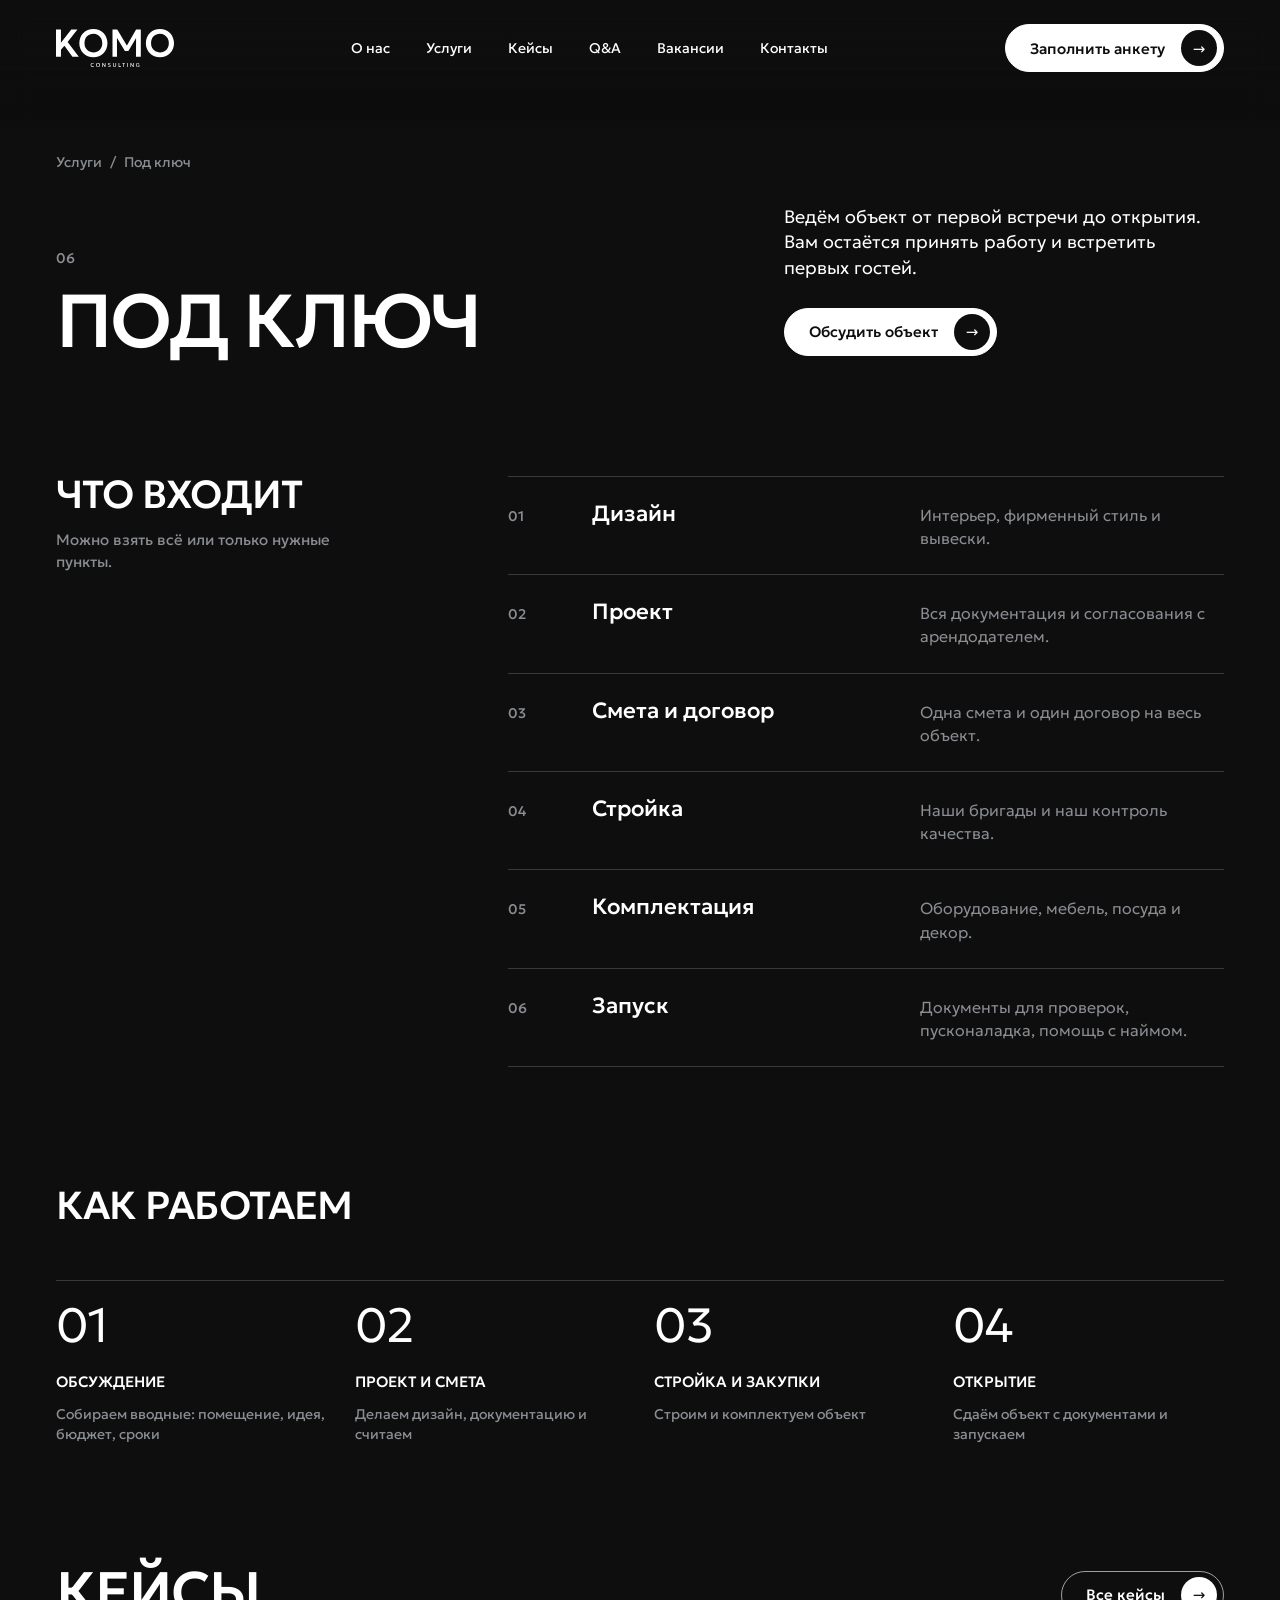
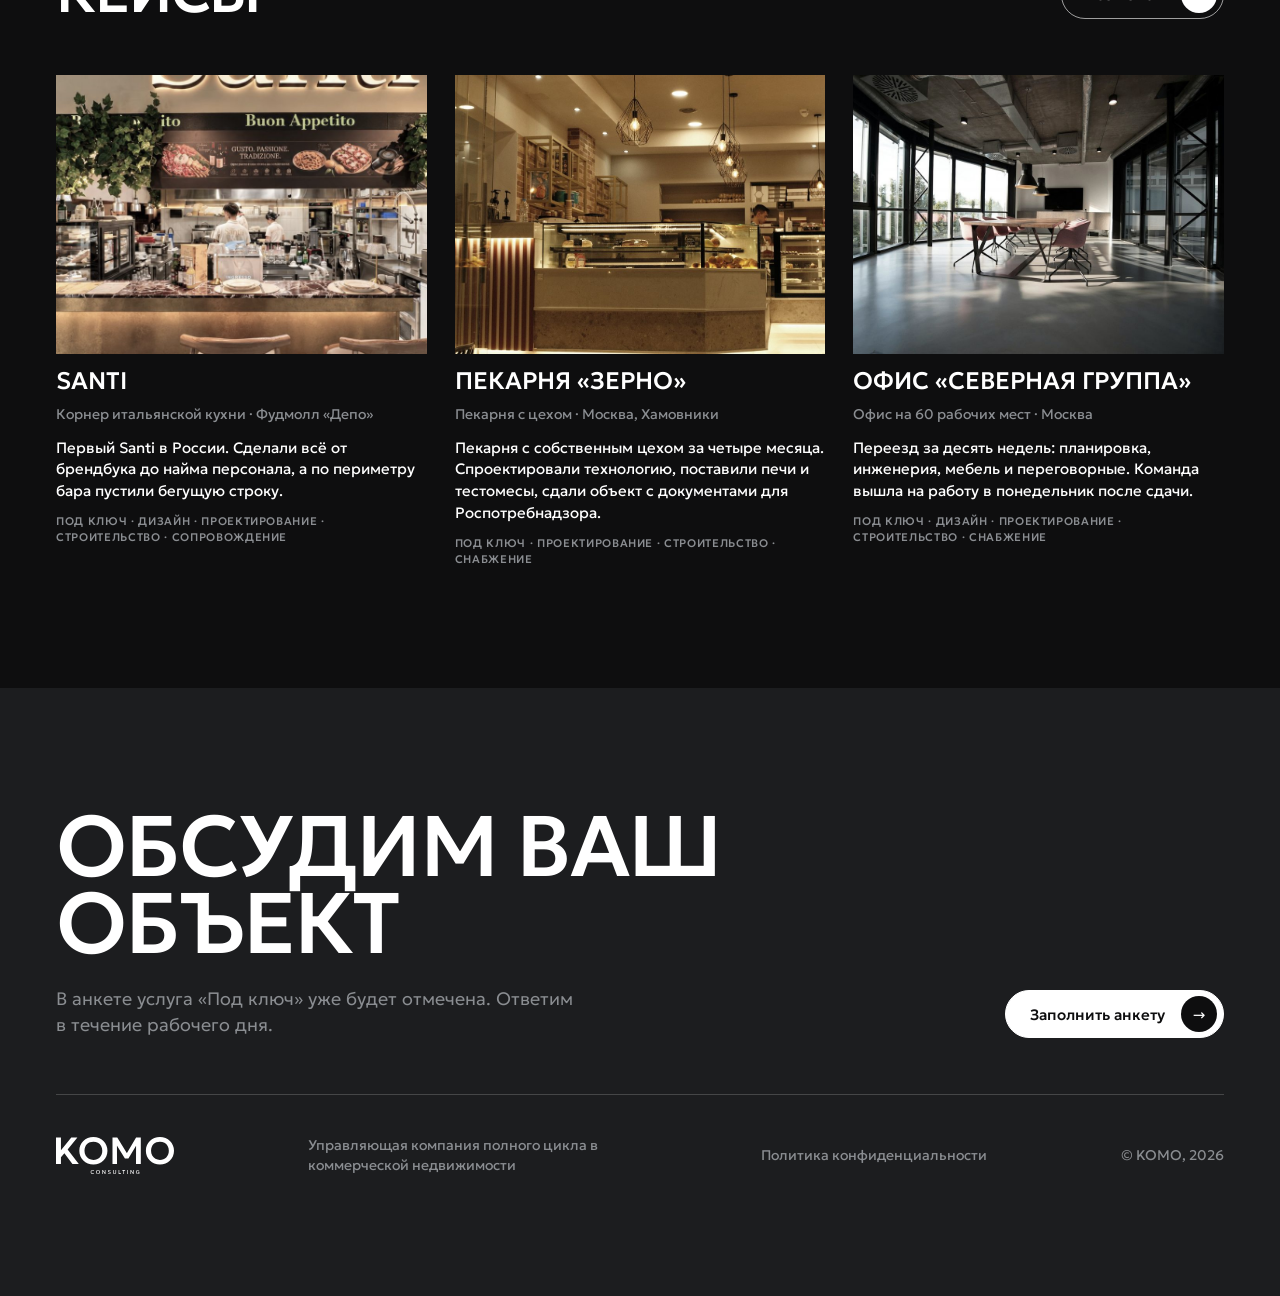
<file: services/turnkey.html>
<!doctype html>
<html lang="ru">
<head>
<meta charset="utf-8">
<meta name="viewport" content="width=device-width, initial-scale=1">
<title>Открытие бизнеса под ключ в Москве · KOMO</title>
<meta name="description" content="Открываем кафе, рестораны, магазины, офисы и производства под ключ: дизайн, проект, стройка, комплектация и запуск по одному договору.">
<link rel="canonical" href="https://komoconsulting.ru/services/turnkey">
<meta property="og:title" content="Открытие бизнеса под ключ в Москве">
<meta property="og:description" content="Открываем кафе, рестораны, магазины, офисы и производства под ключ: дизайн, проект, стройка, комплектация и запуск по одному договору.">
<meta property="og:image" content="https://komoconsulting.ru/img/hero.jpg">
<meta property="og:url" content="https://komoconsulting.ru/services/turnkey">
<meta property="og:site_name" content="KOMO Consulting">
<meta property="og:locale" content="ru_RU">
<meta property="og:type" content="website">
<meta name="twitter:card" content="summary_large_image">
<meta name="theme-color" content="#0e0e0f">
<link rel="icon" href="/favicon.ico" sizes="48x48">
<link rel="icon" href="/favicon.svg" type="image/svg+xml">
<link rel="icon" href="/favicon-192.png" type="image/png" sizes="192x192">
<link rel="apple-touch-icon" href="/apple-touch-icon.png">
<link rel="preload" href="/fonts/geologica-cyrillic.woff2" as="font" type="font/woff2" crossorigin>
<link rel="stylesheet" href="/styles.css">
</head>
<body>

<header class="header" id="top">
  <div class="header__in wrap">
    <a href="/" class="header__logo" aria-label="KOMO, на главную"><img src="/img/logo.svg" alt="KOMO Consulting" width="118" height="37"></a>
    <nav class="nav" id="nav" aria-label="Меню">
      <a href="/#about">О нас</a>
      <a href="/#services">Услуги</a>
      <a href="/#cases">Кейсы</a>
      <a href="/#faq">Q&amp;A</a>
      <a href="/#jobs">Вакансии</a>
      <a href="/#contacts">Контакты</a>
      <a href="/?service=turnkey" class="btn btn--light nav__cta">Заполнить анкету<span class="btn__arrow"><i>→</i></span></a>
    </nav>
    <a href="/?service=turnkey" class="btn btn--light header__cta">Заполнить анкету<span class="btn__arrow"><i>→</i></span></a>
    <button class="burger" id="burger" aria-label="Открыть меню" aria-expanded="false" aria-controls="nav"><span></span><span></span></button>
  </div>
</header>

<main>

<section class="sec sec--black page-top">
  <div class="wrap">
    <p class="crumbs"><a href="/#services">Услуги</a><span>/</span>Под ключ</p>
    <div class="svc-hero">
      <div>
        <span class="num">06</span>
        <h1 class="display display--svc">Под ключ</h1>
      </div>
      <div class="svc-hero__side">
        <p class="lead">Ведём объект от первой встречи до открытия. Вам остаётся принять работу и встретить первых гостей.</p>
        <a href="/?service=turnkey" class="btn btn--light">Обсудить объект<span class="btn__arrow"><i>→</i></span></a>
      </div>
    </div>
  </div>
</section>

<section class="sec sec--black sec--tight">
  <div class="wrap twocol">
    <div class="twocol__side">
      <h2 class="h3">Что входит</h2>
      <p class="muted">Можно взять всё или только нужные пункты.</p>
    </div>
    <ul class="rows">
        <li><span class="num">01</span><h3>Дизайн</h3><p>Интерьер, фирменный стиль и вывески.</p></li>
        <li><span class="num">02</span><h3>Проект</h3><p>Вся документация и согласования с арендодателем.</p></li>
        <li><span class="num">03</span><h3>Смета и договор</h3><p>Одна смета и один договор на весь объект.</p></li>
        <li><span class="num">04</span><h3>Стройка</h3><p>Наши бригады и наш контроль качества.</p></li>
        <li><span class="num">05</span><h3>Комплектация</h3><p>Оборудование, мебель, посуда и декор.</p></li>
        <li><span class="num">06</span><h3>Запуск</h3><p>Документы для проверок, пусконаладка, помощь с наймом.</p></li>
    </ul>
  </div>
</section>

<section class="sec sec--black sec--tight">
  <div class="wrap">
    <h2 class="h3 block-t">Как работаем</h2>
    <ol class="steps steps--4">
        <li><span class="steps__n">01</span><h3>Обсуждение</h3><p>Собираем вводные: помещение, идея, бюджет, сроки</p></li>
        <li><span class="steps__n">02</span><h3>Проект и смета</h3><p>Делаем дизайн, документацию и считаем</p></li>
        <li><span class="steps__n">03</span><h3>Стройка и закупки</h3><p>Строим и комплектуем объект</p></li>
        <li><span class="steps__n">04</span><h3>Открытие</h3><p>Сдаём объект с документами и запускаем</p></li>
    </ol>
  </div>
</section>

<section class="sec sec--black sec--tight">
  <div class="wrap">
    <div class="sec__head sec__head--end">
      <h2 class="h2">Кейсы</h2>
      <a href="/#cases" class="btn btn--outline">Все кейсы<span class="btn__arrow"><i>→</i></span></a>
    </div>
    <div class="cases">
        <article class="case">
          <img src="/img/santi.jpg" alt="Корнер Santi в фудмолле «Депо»" loading="lazy" width="424" height="320">
          <h3 class="case__t">Santi</h3>
          <p class="case__m">Корнер итальянской кухни · Фудмолл «Депо»</p>
          <p class="case__d">Первый Santi в России. Сделали всё от брендбука до найма персонала, а по периметру бара пустили бегущую строку.</p>
          <p class="case__tags">Под ключ · Дизайн · Проектирование · Строительство · Сопровождение</p>
        </article>
        <article class="case" data-tags="turnkey project build supply">
          <img src="/img/zerno.jpg" alt="Пекарня «Зерно»" loading="lazy" width="960" height="720">
          <h3 class="case__t">Пекарня «Зерно»</h3>
          <p class="case__m">Пекарня с цехом · Москва, Хамовники</p>
          <p class="case__d">Пекарня с собственным цехом за четыре месяца. Спроектировали технологию, поставили печи и тестомесы, сдали объект с документами для Роспотребнадзора.</p>
          <p class="case__tags">Под ключ · Проектирование · Строительство · Снабжение</p>
        </article>
        <article class="case" data-tags="turnkey design project build supply">
          <img src="/img/office.jpg" alt="Офис «Северная группа»" loading="lazy" width="960" height="720">
          <h3 class="case__t">Офис «Северная группа»</h3>
          <p class="case__m">Офис на 60 рабочих мест · Москва</p>
          <p class="case__d">Переезд за десять недель: планировка, инженерия, мебель и переговорные. Команда вышла на работу в понедельник после сдачи.</p>
          <p class="case__tags">Под ключ · Дизайн · Проектирование · Строительство · Снабжение</p>
        </article>
    </div>
  </div>
</section>

<section class="sec sec--graphite">
  <div class="wrap">
    <div class="cta">
      <div class="cta__text">
        <h2 class="display display--contacts">Обсудим ваш объект</h2>
        <p class="muted">В анкете услуга «Под ключ» уже будет отмечена. Ответим в течение рабочего дня.</p>
      </div>
      <a href="/?service=turnkey" class="btn btn--light">Заполнить анкету<span class="btn__arrow"><i>→</i></span></a>
    </div>
    <footer class="footer">
      <img src="/img/logo.svg" alt="KOMO Consulting" width="118" height="37">
      <p>Управляющая компания полного цикла в коммерческой недвижимости</p>
      <a href="/privacy">Политика конфиденциальности</a>
      <p>© KOMO, 2026</p>
    </footer>
  </div>
</section>

</main>
<script src="/vendor/lenis-1.1.20.min.js" defer></script>
<script src="/main.js" defer></script>
</body>
</html>
</file>
<file: styles.css>
[hidden] { display: none !important; }
/* Geologica лежит у нас, а не на Google Fonts: так IP посетителей не уходят за границу.
   Шрифт вариативный, один файл на все начертания 300–500 */
@font-face { font-family: "Geologica"; font-style: normal; font-weight: 300 500; font-display: swap; src: url(/fonts/geologica-cyrillic.woff2) format("woff2"); unicode-range: U+0301, U+0400-045F, U+0490-0491, U+04B0-04B1, U+2116; }
@font-face { font-family: "Geologica"; font-style: normal; font-weight: 300 500; font-display: swap; src: url(/fonts/geologica-latin-ext.woff2) format("woff2"); unicode-range: U+0100-02BA, U+02BD-02C5, U+02C7-02CC, U+02CE-02D7, U+02DD-02FF, U+0304, U+0308, U+0329, U+1D00-1DBF, U+1E00-1E9F, U+1EF2-1EFF, U+2020, U+20A0-20AB, U+20AD-20C4, U+2113, U+2C60-2C7F, U+A720-A7FF; }
@font-face { font-family: "Geologica"; font-style: normal; font-weight: 300 500; font-display: swap; src: url(/fonts/geologica-latin.woff2) format("woff2"); unicode-range: U+0000-00FF, U+0131, U+0152-0153, U+02BB-02BC, U+02C6, U+02DA, U+02DC, U+0304, U+0308, U+0329, U+2000-206F, U+20AC, U+2122, U+2191, U+2193, U+2212, U+2215, U+FEFF, U+FFFD; }

:root {
  --black: #0e0e0f;
  --graphite: #1c1d1f;
  --gray: #8a8d91;
  --white: #ffffff;
  --line: rgba(255, 255, 255, .18);
  --font: "Geologica", "Commissioner", system-ui, sans-serif;
  --pad: 56px;
  --sec: 120px;
}

*, *::before, *::after { box-sizing: border-box; }
html { scroll-behavior: smooth; -webkit-text-size-adjust: 100%; }
html.lenis, html.lenis body { height: auto; }
.lenis.lenis-smooth { scroll-behavior: auto !important; }
.lenis.lenis-stopped { overflow: hidden; }
body { margin: 0; background: var(--black); color: var(--white); font-family: var(--font); font-weight: 300; font-size: 16px; line-height: 1.45; -webkit-font-smoothing: antialiased; }
img { display: block; max-width: 100%; }
a { color: inherit; text-decoration: none; }
h1, h2, h3, p, ul, ol, fieldset { margin: 0; padding: 0; }
ul, ol { list-style: none; }
button, input, textarea { font: inherit; color: inherit; }
:focus-visible { outline: 2px solid var(--white); outline-offset: 3px; }

.wrap { max-width: 1440px; margin: 0 auto; padding: 0 var(--pad); }
.muted { color: var(--gray); }
.num { font-size: 14px; font-weight: 500; color: var(--gray); }

.display { font-size: clamp(44px, 7.8vw, 112px); font-weight: 500; line-height: .9; letter-spacing: -.03em; text-transform: uppercase; }
.h2 { font-size: clamp(34px, 4.45vw, 64px); font-weight: 500; line-height: .95; letter-spacing: -.02em; text-transform: uppercase; }
.lead { font-size: 18px; line-height: 1.4; }

/* buttons */
/* Ховер кнопки: из кружка со стрелкой вытекает заливка на всю кнопку, текст меняет цвет,
   стрелка улетает вправо и возвращается слева */
.btn { position: relative; isolation: isolate; overflow: hidden; display: inline-flex; align-items: center; justify-content: space-between; gap: 16px; height: 48px; padding: 0 6px 0 24px; border-radius: 999px; border: 1px solid transparent; font-size: 15px; font-weight: 500; line-height: 1; cursor: pointer; white-space: nowrap; transition: color .2s, border-color .45s; }
.btn::before { content: ""; position: absolute; z-index: -1; top: 50%; right: 9px; width: 28px; height: 28px; border-radius: 999px; background: var(--fill, var(--black)); transform: translateY(-50%); transition: width .55s cubic-bezier(.7,0,.2,1), height .55s cubic-bezier(.7,0,.2,1), right .55s cubic-bezier(.7,0,.2,1); }
.btn__arrow { display: inline-flex; align-items: center; justify-content: center; width: 36px; height: 36px; border-radius: 50%; overflow: hidden; transition: background .45s, color .45s; }
.btn__arrow i { font-style: normal; display: block; }
.btn--light { background: var(--white); color: var(--black); border-color: var(--white); --fill: var(--black); }
.btn--light .btn__arrow { background: var(--black); color: var(--white); }
.btn--outline { background: transparent; color: var(--white); border-color: rgba(255,255,255,.6); --fill: var(--white); }
.btn--outline .btn__arrow { background: var(--white); color: var(--black); }
.btn--glass { background: rgba(255,255,255,.18); color: var(--white); backdrop-filter: blur(10px); -webkit-backdrop-filter: blur(10px); --fill: var(--white); }
.btn--glass .btn__arrow { background: var(--black); color: var(--white); }
@media (hover: hover) {
  .btn:hover::before { right: -1px; width: calc(100% + 2px); height: calc(100% + 2px); }
  .btn:hover { transition: color .3s .22s, border-color .45s; }
  .btn:hover .btn__arrow i { animation: arrow-pass .55s cubic-bezier(.7,0,.2,1); }
  .btn--light:hover { color: var(--white); }
  .btn--light:hover .btn__arrow { background: var(--white); color: var(--black); }
  .btn--outline:hover { color: var(--black); border-color: var(--white); }
  .btn--outline:hover .btn__arrow { background: var(--black); color: var(--white); }
  .btn--glass:hover { color: var(--black); }
}
@keyframes arrow-pass {
  0% { transform: translateX(0); }
  45% { transform: translateX(28px); }
  46% { transform: translateX(-28px); }
  100% { transform: translateX(0); }
}
.btn[disabled] { opacity: .6; cursor: default; }
.arrow-c { flex: none; display: inline-flex; align-items: center; justify-content: center; width: 44px; height: 44px; border-radius: 50%; border: 1px solid rgba(255,255,255,.6); font-weight: 500; transition: background .2s, color .2s; }
.arrow-c--solid { background: var(--white); color: var(--black); border-color: var(--white); }
/* Текстовая ссылка: на ховере линия стирается вправо и рисуется заново слева, стрелка пролетает насквозь */
.link { position: relative; display: inline-flex; gap: 8px; padding-bottom: 4px; font-size: 15px; font-weight: 500; }
.link::after { content: ""; position: absolute; left: 0; right: 0; bottom: 0; height: 1px; background: var(--white); }
.link span { display: inline-block; }
@media (hover: hover) {
  .link:hover::after { animation: line-redraw .7s cubic-bezier(.7,0,.2,1); }
  .link:hover span { animation: arrow-blink .55s cubic-bezier(.7,0,.2,1); }
}
@keyframes line-redraw {
  0% { transform: scaleX(1); transform-origin: 100% 50%; }
  45% { transform: scaleX(0); transform-origin: 100% 50%; }
  55% { transform: scaleX(0); transform-origin: 0 50%; }
  100% { transform: scaleX(1); transform-origin: 0 50%; }
}
@keyframes arrow-blink {
  0% { transform: translateX(0); opacity: 1; }
  45% { transform: translateX(12px); opacity: 0; }
  46% { transform: translateX(-12px); opacity: 0; }
  100% { transform: translateX(0); opacity: 1; }
}

/* header */
/* Шапка всегда как матовое стекло: размытие и затемнение плавно сходят на нет книзу, без чёткого края */
.header { position: fixed; inset: 0 0 auto; z-index: 50; }
.header::before { content: ""; position: absolute; inset: 0 0 -32px; z-index: -1; background: linear-gradient(rgba(14,14,15,.55), rgba(14,14,15,.25) 60%, rgba(14,14,15,0)); backdrop-filter: blur(14px); -webkit-backdrop-filter: blur(14px); -webkit-mask-image: linear-gradient(#000 55%, transparent); mask-image: linear-gradient(#000 55%, transparent); pointer-events: none; }
body.menu-open .header::before { opacity: 0; }
.header__in { display: flex; align-items: center; justify-content: space-between; height: 96px; }
.header__logo img { width: 118px; height: auto; }
.nav { display: flex; gap: 36px; font-size: 14px; font-weight: 400; }
.nav a:not(.btn):hover { opacity: .7; }
.nav__cta { display: none; }
.burger { display: none; }

/* hero */
.hero { position: relative; min-height: 900px; height: 100vh; max-height: 1000px; display: flex; overflow: hidden; }
.hero__bg { position: absolute; inset: 0; background:
  linear-gradient(90deg, rgba(14,14,15,.75) 0%, rgba(14,14,15,.1) 60%, rgba(14,14,15,.35) 100%),
  linear-gradient(180deg, rgba(14,14,15,.55) 0%, rgba(14,14,15,.15) 35%, rgba(14,14,15,.45) 60%, rgba(14,14,15,.95) 100%),
  url(/img/hero.jpg) center / cover no-repeat; }
.hero__in { position: relative; width: 100%; display: flex; flex-direction: column; justify-content: flex-end; padding-bottom: 40px; }
.hero__bottom { display: flex; justify-content: space-between; align-items: flex-end; gap: 40px; padding-bottom: 40px; }
.hero__side { width: 440px; flex: none; display: flex; flex-direction: column; gap: 28px; }
.hero__btns { display: flex; gap: 12px; flex-wrap: wrap; }
.stats { display: flex; justify-content: space-between; padding-top: 24px; border-top: 1px solid var(--line); }
.stat__v { font-size: 28px; font-weight: 500; text-transform: uppercase; line-height: 1.2; }
.stat__l { margin-top: 6px; font-size: 13px; font-weight: 400; color: var(--gray); }
.stat:nth-child(2) { text-align: left; }
.stat:last-child { text-align: right; }

/* sections */
.sec { padding: var(--sec) 0; }
.sec--black { background: var(--black); }
.sec--graphite { background: var(--graphite); }
.sec--metal { background: linear-gradient(90deg, rgba(14,14,15,.78), rgba(14,14,15,.6) 55%, rgba(14,14,15,.42)), url(/img/supply.jpg) center / cover; }
.sec__head { display: flex; justify-content: space-between; align-items: flex-start; gap: 40px; margin-bottom: 56px; }
.sec__head .h2 { max-width: 760px; }
.sec__lead { max-width: 420px; font-size: 16px; line-height: 1.45; }
.sec__lead--soft { color: rgba(255,255,255,.78); }

/* services */
.services { border-top: 1px solid var(--line); }
.services li { border-bottom: 1px solid var(--line); }
.services a { position: relative; isolation: isolate; display: flex; align-items: center; gap: 40px; padding: 32px 0; }
.services .num { width: 80px; flex: none; }
.services__t { flex: 1; font-size: 30px; font-weight: 500; line-height: 1.1; text-transform: uppercase; }

/* Ховер строк услуг и соцсетей: белая заливка поднимается снизу, текст темнеет и отъезжает от края.
   Всё на transform и clip-path, без пересчёта вёрстки, поэтому при быстрой мышке анимация не дёргается */
.services a::before, .links a::before { content: ""; position: absolute; z-index: -1; inset: -1px 0; background: var(--white); clip-path: inset(100% 0 0 0); transition: clip-path .4s cubic-bezier(.3,.7,.2,1); }
.services a > *, .links a > * { transition: transform .4s cubic-bezier(.3,.7,.2,1), color .3s, background-color .3s, border-color .3s; }
@media (hover: hover) {
  .services a:hover, .links a:hover { color: var(--black); }
  .services a:hover::before, .links a:hover::before { clip-path: inset(0 0 0 0); }
  .services a:hover > *, .links a:hover > * { transform: translateX(24px); }
  .services a:hover > .arrow-c, .links a:hover > .arrow-c { transform: translateX(-24px) rotate(-45deg); background: var(--black); color: var(--white); border-color: var(--black); }
  .services a:hover .num { color: rgba(14,14,15,.5); }
  .links a:hover small { color: rgba(14,14,15,.55); }
}


/* supply */
.supply { display: grid; grid-template-columns: repeat(3, 1fr); border-top: 1px solid var(--line); }
.supply li { display: flex; flex-direction: column; gap: 56px; padding: 24px 24px 40px 0; border-bottom: 1px solid var(--line); }
.supply .num { color: rgba(255,255,255,.55); }
.supply__t { font-size: 22px; font-weight: 500; line-height: 1.15; text-transform: uppercase; }
.supply__foot { display: flex; justify-content: space-between; align-items: center; gap: 24px; margin-top: 56px; }
.supply__foot p { max-width: 560px; }

/* cases */
.filter { display: flex; flex-wrap: wrap; align-items: center; gap: 8px; padding: 20px 0; margin-bottom: 56px; border-top: 1px solid var(--line); border-bottom: 1px solid var(--line); }
.filter__label { font-size: 14px; font-weight: 500; color: var(--gray); margin-right: 16px; }
.chip { display: inline-flex; align-items: center; gap: 10px; height: 40px; padding: 0 16px; border-radius: 999px; border: 1px solid var(--line); background: transparent; font-size: 14px; font-weight: 400; cursor: pointer; user-select: none; transition: background .2s, color .2s, border-color .2s; }
.chip i { width: 16px; height: 16px; border-radius: 4px; border: 1px solid rgba(255,255,255,.6); flex: none; }
.chip:hover { border-color: rgba(255,255,255,.5); }
.chip.is-on, .chip:has(input:checked) { background: var(--white); color: var(--black); border-color: var(--white); }
.chip.is-on i, .chip:has(input:checked) i { background: var(--black); border-color: var(--black); }
.chip input { position: absolute; opacity: 0; pointer-events: none; }
.chip:has(input:focus-visible) { outline: 2px solid var(--white); outline-offset: 3px; }

.case img { width: 100%; height: auto; aspect-ratio: 424 / 320; object-fit: cover; background: #2a2b2e; }
.case--big { margin-bottom: 56px; }
.case--big img { aspect-ratio: 1328 / 600; }
.case--big__info { display: flex; justify-content: space-between; gap: 40px; margin-top: 24px; }
.case--big__info > div:last-child { max-width: 560px; }
.cases { display: grid; grid-template-columns: repeat(3, 1fr); gap: 56px 28px; }
.case__t { margin-top: 12px; font-size: 24px; font-weight: 500; text-transform: uppercase; line-height: 1.25; }
.case__t--big { margin-top: 0; font-size: 44px; letter-spacing: -.02em; }
.case__m { margin-top: 8px; font-size: 14px; font-weight: 400; color: var(--gray); }
.case__d { margin-top: 12px; font-size: 15px; font-weight: 400; line-height: 1.45; }
.case__d--big { margin-top: 0; font-size: 17px; font-weight: 300; }
.case__tags { margin-top: 12px; font-size: 11px; font-weight: 500; letter-spacing: .06em; text-transform: uppercase; color: var(--gray); }
.case--big .case__tags { font-size: 12px; }
.case[hidden] { display: none; }
.cases__empty { color: var(--gray); }
.cases.is-collapsed .case.is-extra { display: none; }
.cases__more { display: flex; width: fit-content; margin: 56px auto 0; }

/* steps */
.steps { display: grid; grid-template-columns: repeat(5, 1fr); gap: 0 24px; border-top: 1px solid var(--line); }
.steps li { padding: 40px 0; display: flex; flex-direction: column; gap: 12px; }
.steps li:nth-child(n+6) { border-top: 1px solid var(--line); }
.steps__n { font-size: 48px; font-weight: 300; letter-spacing: -.02em; line-height: 1; margin-bottom: 12px; }
.steps h3 { font-size: 15px; font-weight: 500; text-transform: uppercase; line-height: 1.25; }
.steps p { font-size: 14px; font-weight: 400; color: var(--gray); }

/* about */
.about { display: flex; gap: 80px; align-items: flex-start; }
.about__img { width: 560px; height: auto; flex: none; aspect-ratio: 560 / 640; object-fit: cover; }
.about__body { display: flex; flex-direction: column; gap: 32px; }
.about__lead { font-size: 18px; line-height: 1.45; }
.principles { display: grid; grid-template-columns: 1fr 1fr; gap: 0 32px; }
.principles div { padding: 24px 0; border-top: 1px solid var(--line); }
.principles h3 { font-size: 16px; font-weight: 500; text-transform: uppercase; margin-bottom: 8px; }
.principles p { font-size: 15px; font-weight: 400; color: var(--gray); }

/* faq */
.faq { display: flex; justify-content: space-between; gap: 80px; }
.faq__side { display: flex; flex-direction: column; gap: 16px; align-items: flex-start; max-width: 420px; }
.acc { width: 830px; max-width: 100%; border-top: 1px solid var(--line); }
.acc details { border-bottom: 1px solid var(--line); }
.acc summary { display: flex; justify-content: space-between; align-items: center; gap: 24px; padding: 28px 0; font-size: 22px; font-weight: 500; cursor: pointer; list-style: none; }
.acc summary::-webkit-details-marker { display: none; }
.acc summary::after { content: "+"; font-size: 28px; font-weight: 300; line-height: 1; }
.acc details.is-open summary::after { content: "−"; }
.acc__body { overflow: hidden; }
.acc details p { padding: 0 0 28px; max-width: 640px; font-size: 16px; color: var(--gray); }

/* forms */
.formsec { display: flex; justify-content: space-between; gap: 80px; }
.formsec__side { max-width: 560px; display: flex; flex-direction: column; gap: 24px; }
.formsec__side .about__lead { max-width: 460px; }
.form { width: 680px; flex: none; display: flex; flex-direction: column; gap: 36px; }
.form__row { display: grid; grid-template-columns: 1fr 1fr; gap: 24px; }
.field { position: relative; display: block; border-bottom: 1px solid var(--line); }
.field input, .field textarea { width: 100%; padding: 22px 0 12px; border: 0; background: transparent; font-size: 17px; font-weight: 300; outline: none; resize: none; }
.field span { position: absolute; left: 0; top: 18px; font-size: 17px; color: var(--gray); pointer-events: none; transition: transform .2s, font-size .2s, top .2s; }
.field input:focus + span, .field input:not(:placeholder-shown) + span,
.field textarea:focus + span, .field textarea:not(:placeholder-shown) + span { top: 0; font-size: 12px; }
.field:focus-within { border-color: var(--white); }
.field.is-err { border-color: #e07a6c; }
.field textarea { min-height: 50px; field-sizing: content; }
.q { border: 0; display: flex; flex-direction: column; gap: 14px; }
.q legend { padding: 0; margin-bottom: 14px; font-size: 14px; font-weight: 500; }
.chips { display: flex; flex-wrap: wrap; gap: 8px; }
.field--other { margin-top: 6px; }
.form__send { display: flex; align-items: center; gap: 24px; }
/* Согласие на обработку ПД: отдельная галочка, по умолчанию снята */
.consent { position: relative; display: flex; align-items: flex-start; gap: 12px; max-width: 520px; font-size: 13px; font-weight: 400; line-height: 1.45; color: var(--gray); cursor: pointer; user-select: none; }
.consent input { position: absolute; opacity: 0; pointer-events: none; }
.consent i { position: relative; flex: none; width: 18px; height: 18px; margin-top: 1px; border: 1px solid rgba(255,255,255,.6); border-radius: 4px; transition: background .2s, border-color .2s; }
.consent i::after { content: ""; position: absolute; left: 5px; top: 1px; width: 5px; height: 10px; border: solid var(--black); border-width: 0 2px 2px 0; transform: rotate(45deg) scale(0); transition: transform .15s; }
.consent:hover i { border-color: var(--white); }
.consent input:checked + i { background: var(--white); border-color: var(--white); }
.consent input:checked + i::after { transform: rotate(45deg) scale(1); }
.consent input:focus-visible + i { outline: 2px solid var(--white); outline-offset: 3px; }
.consent a { color: var(--white); text-decoration: underline; text-decoration-color: rgba(255,255,255,.4); text-underline-offset: 2px; transition: text-decoration-color .2s; }
.consent a:hover { text-decoration-color: var(--white); }
.consent.is-err i { border-color: #e07a6c; }
.consent.is-err { color: #e07a6c; }
.form__status { font-size: 15px; min-height: 1px; }
.form__status.is-err { color: #e07a6c; }
.hp { position: absolute; left: -9999px; width: 1px; height: 1px; opacity: 0; }

/* contacts */
.contacts { display: flex; justify-content: space-between; gap: 80px; }
.display--contacts { font-size: clamp(44px, 6.7vw, 96px); letter-spacing: -.02em; }
.people { display: flex; gap: 28px 40px; margin-top: 48px; }
.people__n { font-size: 18px; font-weight: 500; }
.people .muted { font-size: 14px; font-weight: 400; margin-top: 4px; }
.people__p { display: block; width: fit-content; margin-top: 8px; font-size: 20px; font-weight: 500; line-height: 1.2; }
/* Ссылки растягиваются на высоту левой колонки: заголовок и контакты */
.links { width: 560px; flex: none; display: flex; flex-direction: column; border-top: 1px solid var(--line); }
.links li { flex: 1; display: flex; border-bottom: 1px solid var(--line); }
.links a { position: relative; isolation: isolate; flex: 1; display: flex; justify-content: space-between; align-items: center; padding: 12px 0; }
.links b { display: block; font-size: 28px; font-weight: 500; text-transform: uppercase; }
.links small { display: block; margin-top: 4px; font-size: 14px; font-weight: 400; color: var(--gray); transition: color .3s; }
.footer { display: flex; justify-content: space-between; align-items: center; gap: 24px; margin-top: 56px; padding-top: 40px; border-top: 1px solid var(--line); font-size: 14px; font-weight: 400; color: var(--gray); }
.footer img { width: 118px; height: auto; }
.footer p:nth-of-type(1) { width: 320px; }
.footer a:hover { color: var(--white); }

/* inner pages */
.page-top { padding-top: calc(96px + 56px); }
.crumbs { display: flex; gap: 8px; margin-bottom: 32px; font-size: 14px; font-weight: 400; color: var(--gray); }
.crumbs a:hover { color: var(--white); }
.svc-hero { display: flex; justify-content: space-between; align-items: flex-end; gap: 48px; }
.svc-hero .num { display: block; margin-bottom: 20px; }
.display--svc { font-size: clamp(36px, 5.85vw, 84px); max-width: 840px; }
.svc-hero__side { width: 440px; flex: none; display: flex; flex-direction: column; align-items: flex-start; gap: 28px; }
.sec--tight { padding-top: 0; }
.h3 { font-size: clamp(28px, 3.05vw, 44px); font-weight: 500; line-height: .95; letter-spacing: -.02em; text-transform: uppercase; }
.block-t { margin-bottom: 56px; }
.twocol { display: grid; grid-template-columns: 424px 1fr; gap: 28px; }
.twocol__side { display: flex; flex-direction: column; gap: 16px; }
.twocol__side .muted { max-width: 300px; font-size: 15px; font-weight: 400; }
.rows { border-top: 1px solid var(--line); }
.rows li { display: grid; grid-template-columns: 56px 300px 1fr; gap: 28px; align-items: baseline; padding: 24px 0; border-bottom: 1px solid var(--line); }
.rows h3 { font-size: 22px; font-weight: 500; line-height: 1.2; }
.rows p { font-size: 16px; color: var(--gray); }
.steps--4 { grid-template-columns: repeat(4, 1fr); gap: 0 28px; }
.steps--4 li { padding: 20px 0 0; }
.sec__head--end { align-items: flex-end; }
.cta { display: flex; justify-content: space-between; align-items: flex-end; gap: 40px; }
.cta__text { display: flex; flex-direction: column; gap: 24px; max-width: 760px; }
.cta__text .muted { max-width: 520px; font-size: 18px; }

/* thanks, 404 */
.screen { min-height: 100vh; min-height: 100svh; display: flex; flex-direction: column; }
.screen > .wrap { width: 100%; }
.page-thanks .screen { background: linear-gradient(rgba(14,14,15,.72), rgba(14,14,15,.72)), url(/img/hero.jpg) center / cover no-repeat; }
.screen__in { flex: 1; width: 100%; display: flex; flex-direction: column; justify-content: flex-end; gap: 40px; padding-top: 136px; padding-bottom: 72px; }
.eyebrow { font-size: 12px; font-weight: 500; letter-spacing: .06em; text-transform: uppercase; color: var(--gray); }
.screen__foot { display: flex; justify-content: space-between; align-items: flex-end; gap: 40px; padding-top: 32px; border-top: 1px solid var(--line); }
.screen__foot .lead { max-width: 520px; font-weight: 300; }
.screen__contacts { display: flex; flex-wrap: wrap; gap: 8px; margin-top: 12px; font-size: 14px; font-weight: 400; }
.screen__contacts a:hover { color: var(--white); }
.screen__btns { display: flex; flex-wrap: wrap; gap: 12px; }
.nf { flex: 1; width: 100%; display: flex; justify-content: space-between; align-items: center; gap: 48px; padding-top: 136px; padding-bottom: 56px; }
.nf__code { font-size: clamp(140px, 25vw, 360px); font-weight: 500; line-height: .85; letter-spacing: -.04em; color: #727270; }
.nf__text { width: 560px; display: flex; flex-direction: column; gap: 24px; }
.nf__text .lead { max-width: 520px; font-weight: 300; }
.nf__text .screen__btns { margin-top: 16px; }
.page-404 .footer { margin-top: 0; margin-bottom: 40px; }

/* tablet */
@media (max-width: 1200px) {
  :root { --pad: 32px; --sec: 96px; }
  .nav { gap: 24px; }
  .steps { grid-template-columns: repeat(3, 1fr); }
  .steps li:nth-child(n+6) { border-top: 0; }
  .steps li:nth-child(n+4) { border-top: 1px solid var(--line); }
  .about { gap: 48px; }
  .about__img { width: 42%; }
  .faq, .formsec, .contacts { flex-direction: column; gap: 48px; }
  .form, .links, .acc { width: 100%; }
  .links a { padding: 24px 0; }
  .cases { grid-template-columns: repeat(2, 1fr); }
  .svc-hero { flex-direction: column; align-items: flex-start; }
  .svc-hero__side { width: 100%; max-width: 560px; }
  .twocol { grid-template-columns: 1fr; gap: 40px; }
  .rows li { grid-template-columns: 56px 240px 1fr; }
  .steps--4 { grid-template-columns: repeat(2, 1fr); }
  .steps--4 li:nth-child(n+3) { margin-top: 40px; border-top: 1px solid var(--line); }
  .nf { flex-direction: column; align-items: flex-start; justify-content: center; }
  .nf__text { width: 100%; max-width: 560px; }
}

/* mobile */
@media (max-width: 860px) {
  :root { --pad: 20px; --sec: 72px; }
  .header__in { height: 80px; }
  .header__cta { display: none; }
  .burger { display: flex; flex-direction: column; justify-content: center; align-items: center; gap: 6px; width: 48px; height: 48px; border: 0; border-radius: 50%; background: var(--white); cursor: pointer; position: relative; z-index: 2; }
  .burger span { width: 18px; height: 1.5px; background: var(--black); transition: transform .25s; }
  .burger[aria-expanded="true"] span:first-child { transform: translateY(3.75px) rotate(45deg); }
  .burger[aria-expanded="true"] span:last-child { transform: translateY(-3.75px) rotate(-45deg); }
  .nav { position: fixed; inset: 0; flex-direction: column; gap: 0; padding: 104px var(--pad) 32px; background: var(--black); font-size: 28px; font-weight: 500; text-transform: uppercase; opacity: 0; visibility: hidden; transition: opacity .25s, visibility .25s; overflow-y: auto; }
  .nav a:not(.btn) { padding: 16px 0; border-bottom: 1px solid var(--line); }
  .nav__cta { display: inline-flex; margin-top: 32px; text-transform: none; font-size: 15px; align-self: stretch; }
  body.menu-open { overflow: hidden; }
  body.menu-open .nav { opacity: 1; visibility: visible; }

  .hero { min-height: 0; height: 700px; max-height: none; }
  .hero__bg { background-position: 60% center; }
  .hero__bottom { flex-direction: column; align-items: stretch; gap: 16px; padding-bottom: 32px; }
  .hero__side { width: 100%; gap: 28px; }
  .hero__btns { flex-direction: column; }
  .hero__btns .btn { width: 100%; }
  .stats { flex-wrap: wrap; gap: 20px 16px; }
  .stat { width: calc(50% - 8px); text-align: left !important; }
  .stat__v { font-size: 20px; }

  .sec__head { flex-direction: column; gap: 16px; margin-bottom: 40px; }
  .services a { gap: 16px; padding: 24px 0; }
  .services .num { width: auto; }
  .services__t { font-size: 20px; }
  .supply { grid-template-columns: 1fr; }
  .supply li { gap: 12px; padding: 16px 0 20px; }
  .supply__t { font-size: 20px; }
  .supply__foot { flex-direction: column; align-items: flex-start; margin-top: 40px; }

  .filter { border: 0; padding: 0; margin-bottom: 40px; }
  .filter__label { display: none; }
  .case--big { margin-bottom: 40px; }
  .case--big img { aspect-ratio: 350 / 240; }
  .case--big__info { flex-direction: column; gap: 16px; margin-top: 16px; }
  .case__t--big { font-size: 30px; }
  .cases { grid-template-columns: 1fr; gap: 40px; }
  .case img { aspect-ratio: 350 / 240; }
  .cases__more { width: 100%; margin-top: 40px; }

  .steps { grid-template-columns: 1fr; }
  .steps li { padding: 28px 0; gap: 8px; border-top: 1px solid var(--line); }
  .steps li:first-child { border-top: 0; }
  .steps__n { margin-bottom: 8px; }

  .about { flex-direction: column; gap: 32px; }
  .about__img { width: 100%; aspect-ratio: 350 / 300; }
  .principles { grid-template-columns: 1fr; }
  .about__lead { font-size: 16px; }

  .acc summary { font-size: 18px; padding: 20px 0; align-items: flex-start; }
  .acc details p { padding-bottom: 20px; }

  .form__row { grid-template-columns: 1fr; gap: 36px; }
  .form__send { flex-direction: column; align-items: flex-start; gap: 16px; }

  .people { flex-direction: column; margin-top: 32px; }
  .links b { font-size: 22px; }
  .footer { flex-direction: column; align-items: flex-start; gap: 16px; margin-top: 40px; }
  .footer p:nth-of-type(1) { width: auto; }

  .page-top { padding-top: calc(80px + 32px); }
  .crumbs { margin-bottom: 24px; }
  .svc-hero { gap: 28px; }
  .svc-hero__side .btn { width: 100%; }
  .rows li { grid-template-columns: 40px 1fr; gap: 6px 12px; padding: 20px 0; }
  .rows p { grid-column: 2; font-size: 15px; }
  .rows h3 { font-size: 18px; }
  .block-t { margin-bottom: 32px; }
  .steps--4 { grid-template-columns: 1fr; }
  .steps--4 li, .steps--4 li:nth-child(n+3) { margin-top: 0; padding: 28px 0; }
  .sec__head--end { flex-direction: row; align-items: center; justify-content: space-between; }
  .cta { flex-direction: column; align-items: stretch; }
  .cta__text .muted { font-size: 16px; }

  .screen__in { gap: 28px; padding-top: 112px; padding-bottom: 40px; }
  .screen__foot { flex-direction: column; align-items: stretch; gap: 28px; }
  .screen__btns { flex-direction: column; }
  .screen__btns .btn { width: 100%; }
  .nf { padding-top: 112px; gap: 16px; }
  .page-404 .footer { margin-bottom: 32px; }
}

/* юридические страницы: политика и согласие */
.policy { max-width: 820px; padding: 140px 0 96px; }
.policy h1 { margin-bottom: 16px; }
.policy__sub { margin-bottom: 48px; color: var(--gray); }
.policy h2 { margin: 48px 0 16px; font-size: 18px; font-weight: 500; line-height: 1.25; text-transform: uppercase; }
.policy p, .policy li { margin-bottom: 12px; font-size: 16px; color: rgba(255,255,255,.85); }
.policy li > p { margin: 0; }
.policy ol { list-style: decimal; padding-left: 24px; }
.policy ul { list-style: disc; padding-left: 20px; }
.policy li ol, .policy li ul { margin-top: 12px; }
.policy b { font-weight: 500; color: var(--white); }
.policy a { text-decoration: underline; overflow-wrap: anywhere; }
.policy__table { overflow-x: auto; margin: 8px 0 24px; }
.policy table { width: 100%; min-width: 640px; border-collapse: collapse; font-size: 15px; }
.policy th, .policy td { padding: 12px 16px 12px 0; border-top: 1px solid var(--line); text-align: left; vertical-align: top; color: rgba(255,255,255,.85); }
.policy th { font-weight: 500; color: var(--white); }
.policy__app { margin-top: 80px; padding-top: 40px; border-top: 1px solid var(--line); }
.policy__app .num { margin-bottom: 0; }
.policy__app h2 { margin-top: 12px; }
.policy__blank { overflow-wrap: anywhere; }
@media (max-width: 760px) { .policy { padding: 112px 0 64px; } .policy h2 { margin-top: 40px; } }
</file>
